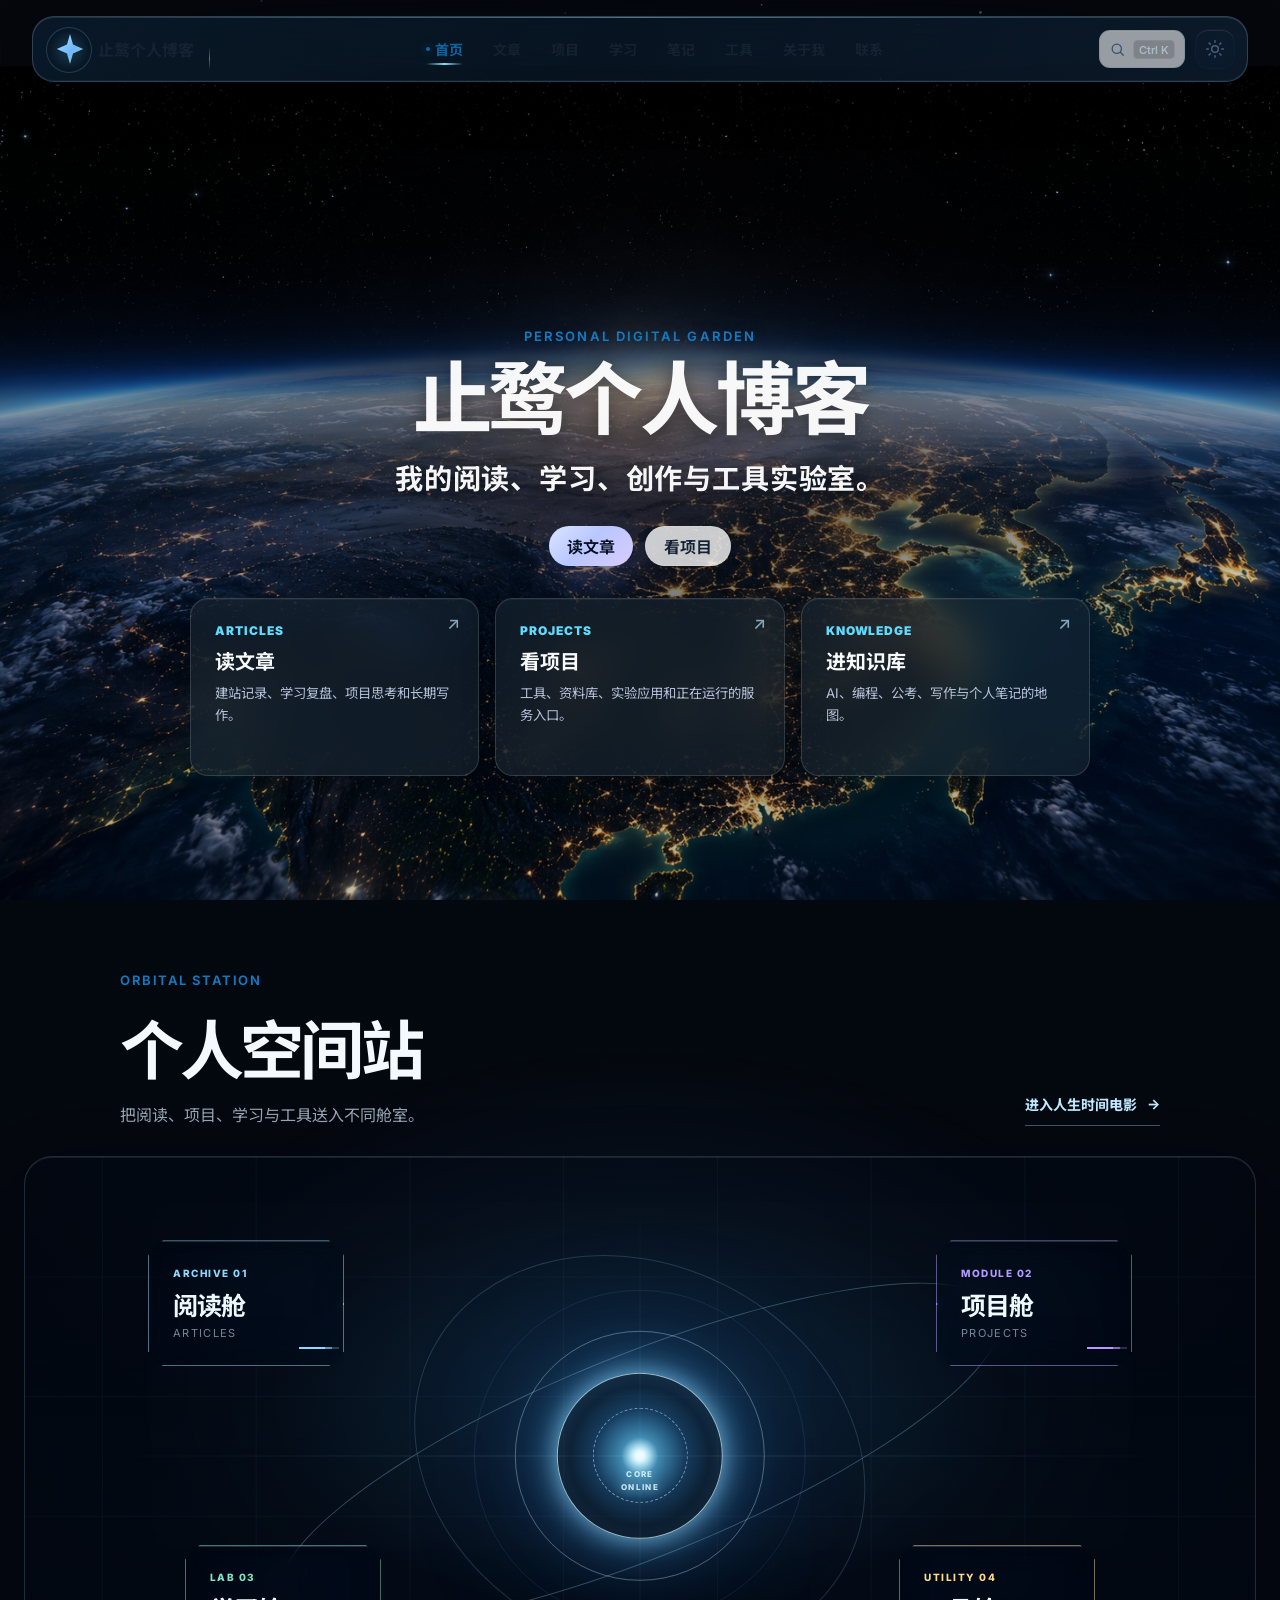
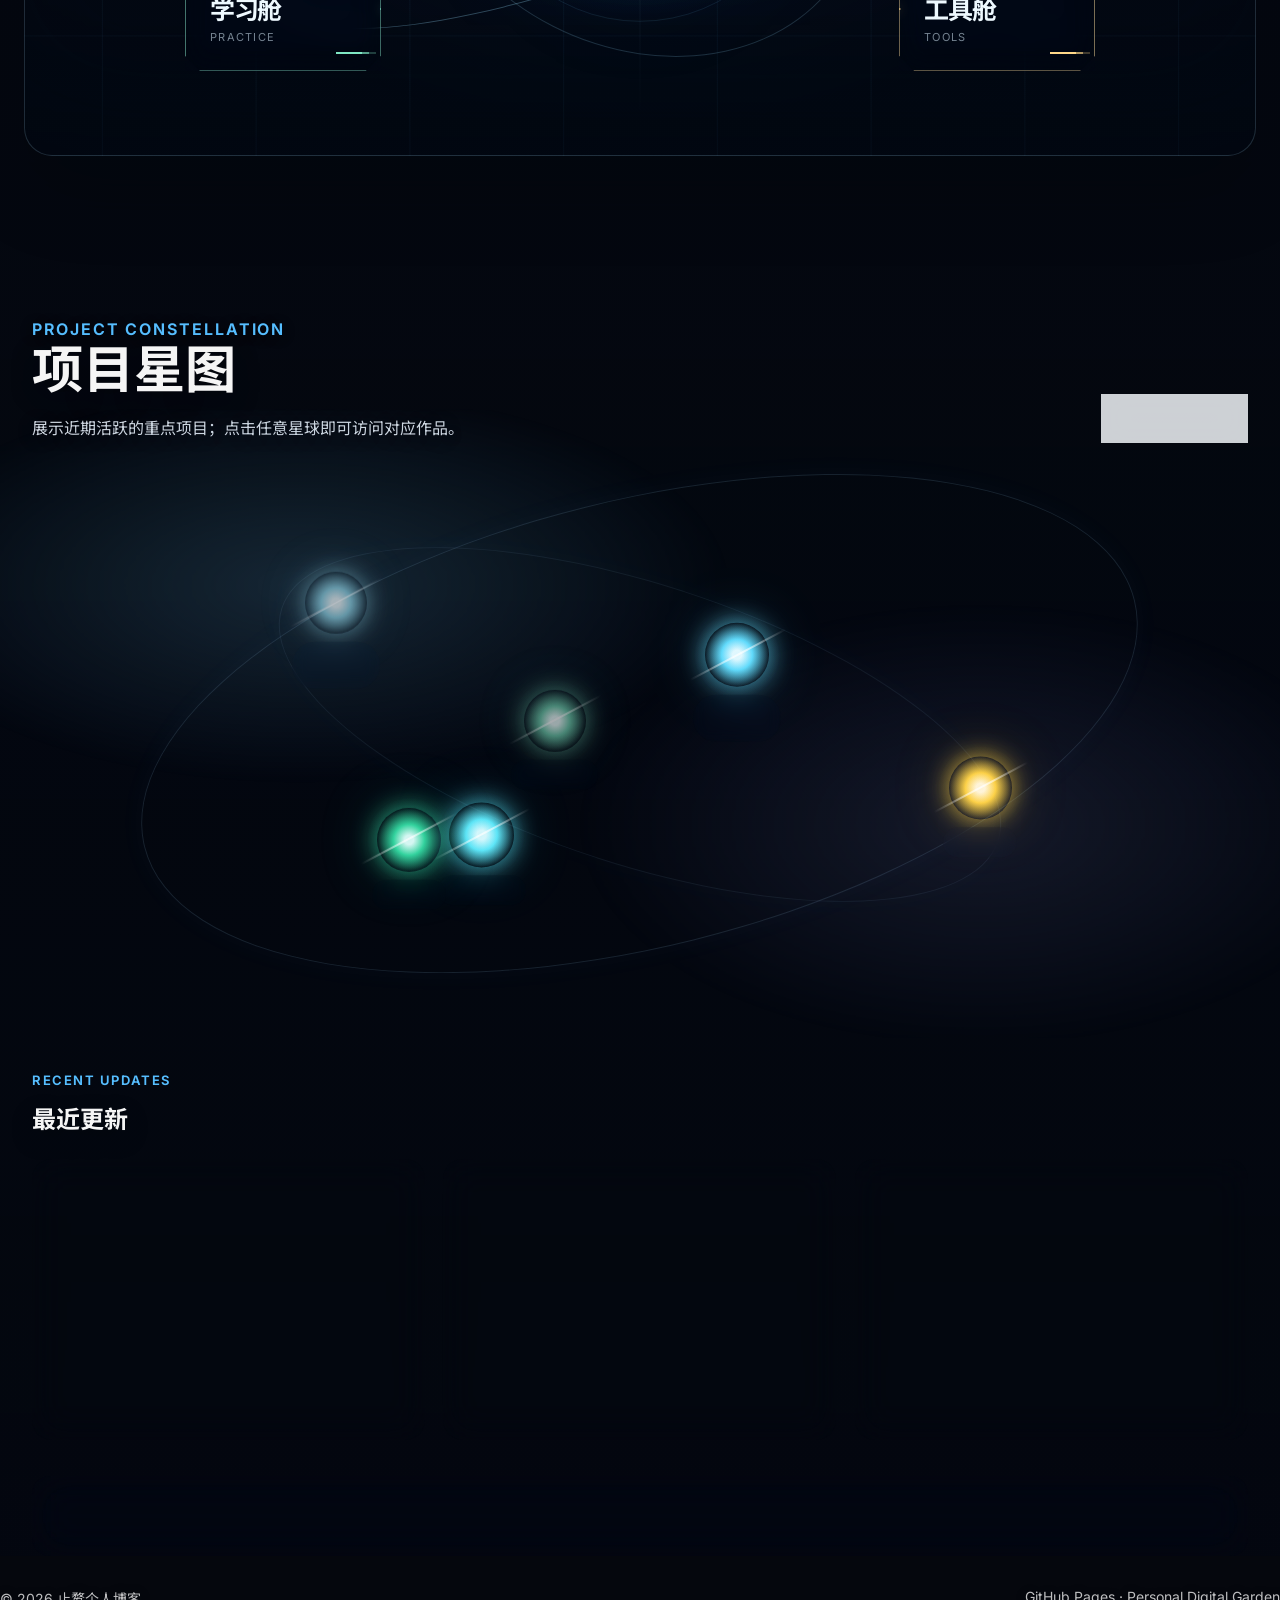
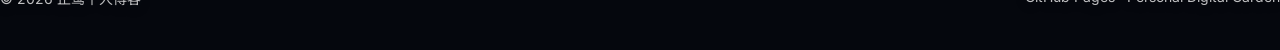
<file: index.html>
<!doctype html>
<html lang="zh-CN">
  <head>
    <meta charset="utf-8" />
    <meta name="viewport" content="width=device-width, initial-scale=1" />
    <meta
      name="description"
      content="止鹜个人博客：阅读、学习、创作、资源整理的个人数字工作台。"
    />
    <title>止鹜个人博客</title>
    <link rel="icon" type="image/svg+xml" href="assets/favicon.svg?v=1" />
    <link rel="preconnect" href="https://fonts.googleapis.com" />
    <link rel="preconnect" href="https://fonts.gstatic.com" crossorigin />
    <link
      href="https://fonts.googleapis.com/css2?family=Inter:wght@400;500;600;700;800&family=Noto+Sans+SC:wght@400;500;700;900&display=swap"
      rel="stylesheet"
    />
    <link rel="stylesheet" href="assets/styles.css?v=20260726-nav-utilities" />
  </head>
  <body class="home-page">
    <canvas id="starfield" aria-hidden="true"></canvas>
    <canvas id="click-effects" aria-hidden="true"></canvas>
    <div class="page-shell">
      <header class="site-header">
        <a class="brand" href="index.html" aria-label="止鹜个人博客首页">
          <span class="brand-mark" aria-hidden="true"></span>
          <span>止鹜个人博客</span>
        </a>
        <nav class="site-nav" aria-label="主导航">
          <a href="index.html" aria-current="page">首页</a>
          <a href="articles/">文章</a>
          <a href="projects/">项目</a>
          <a href="practice/">学习</a>
          <a href="knowledge/">笔记</a>
          <a href="tools/">工具</a>
          <a href="about/">关于我</a>
          <a href="contact/">联系</a>
        </nav>
        <button class="theme-toggle" type="button" aria-label="切换白天黑夜模式" aria-pressed="false">
          <span class="theme-toggle-sun" aria-hidden="true"></span>
          <span class="theme-toggle-moon" aria-hidden="true"></span>
        </button>
      </header>

      <main>
        <section class="hero-wallpaper" aria-label="地球晨曦宇宙全景"></section>

        <section class="hero intro-hero">
          <div class="hero-content reveal">
            <p class="eyebrow">Personal Digital Garden</p>
            <h1>止鹜个人博客</h1>
            <p class="subtitle">我的阅读、学习、创作与工具实验室。</p>
            <div class="hero-actions" aria-label="核心入口">
              <a class="button button-primary" href="articles/">读文章</a>
              <a class="button button-ghost" href="projects/">看项目</a>
              <a class="button button-ghost" href="knowledge/">进知识库</a>
            </div>
            <div class="hero-entry-grid" aria-label="站点核心入口">
              <a href="articles/">
                <span>Articles</span>
                <strong>读文章</strong>
                <small>建站记录、学习复盘、项目思考和长期写作。</small>
              </a>
              <a href="projects/">
                <span>Projects</span>
                <strong>看项目</strong>
                <small>工具、资料库、实验应用和正在运行的服务入口。</small>
              </a>
              <a href="knowledge/">
                <span>Knowledge</span>
                <strong>进知识库</strong>
                <small>AI、编程、公考、写作与个人笔记的地图。</small>
              </a>
            </div>
          </div>

        </section>

        <section class="station-section" aria-labelledby="station-title">
          <div class="station-heading reveal">
            <div>
              <p class="eyebrow">Orbital Station</p>
              <h2 id="station-title">&#20010;&#20154;&#31354;&#38388;&#31449;</h2>
              <p>&#25226;&#38405;&#35835;&#12289;&#39033;&#30446;&#12289;&#23398;&#20064;&#19982;&#24037;&#20855;&#36865;&#20837;&#19981;&#21516;&#33329;&#23460;&#12290;</p>
            </div>
            <a class="station-journey-link" href="journey/">&#36827;&#20837;&#20154;&#29983;&#26102;&#38388;&#30005;&#24433; <span aria-hidden="true">&#8594;</span></a>
          </div>
          <div class="station-dock reveal" aria-label="&#20010;&#20154;&#31354;&#38388;&#31449;&#33329;&#23460;">
            <span class="station-orbit station-orbit-one" aria-hidden="true"></span>
            <span class="station-orbit station-orbit-two" aria-hidden="true"></span>
            <span class="station-core" aria-hidden="true"><i></i><b></b><em>CORE<br>ONLINE</em></span>
            <a class="station-port station-port-articles" href="articles/"><small>ARCHIVE 01</small><strong>&#38405;&#35835;&#33329;</strong><span>Articles</span></a>
            <a class="station-port station-port-projects" href="projects/"><small>MODULE 02</small><strong>&#39033;&#30446;&#33329;</strong><span>Projects</span></a>
            <a class="station-port station-port-study" href="practice/"><small>LAB 03</small><strong>&#23398;&#20064;&#33329;</strong><span>Practice</span></a>
            <a class="station-port station-port-tools" href="tools/"><small>UTILITY 04</small><strong>&#24037;&#20855;&#33329;</strong><span>Tools</span></a>
          </div>
        </section>

        <section id="project-constellation" class="section-block constellation-section" aria-labelledby="constellation-title" data-project-stars data-star-limit="6" data-star-scale="1.08">
          <div class="constellation-heading reveal">
            <div class="constellation-copy">
              <p class="eyebrow">Project Constellation</p>
              <h2 id="constellation-title">项目星图</h2>
              <p>展示近期活跃的重点项目；点击任意星球即可访问对应作品。</p>
            </div>
            <a class="constellation-link" href="projects/">查看全部项目 <span aria-hidden="true">→</span></a>
          </div>
          <div class="constellation-shell reveal">
            <div class="constellation-sky" data-star-map aria-label="项目星图预览"></div>
          </div>
        </section>

        <section class="section-block recent-section">
          <div class="section-heading reveal">
            <p class="eyebrow">Recent Updates</p>
            <h2>最近更新</h2>
          </div>
          <div class="recent-grid" data-recent-updates aria-live="polite">
            <div class="glass-card recent-card">
              <span class="recent-date">同步中</span>
              <h3>正在读取最近更新</h3>
              <p>将自动显示站点的最新提交与文章发布记录。</p>
            </div>
          </div>
        </section>

        <section class="site-status-strip reveal" aria-label="站点状态" data-site-status-panel>
          <span class="status-pill is-loading" data-status-pill>检测中</span>
          <span data-status-frontend>GitHub Pages</span>
          <span data-status-proxy>Tencent Cloud Lighthouse</span>
          <span data-status-version>v0.2.1</span>
          <span>更新于 <time data-status-time>--</time></span>
          <span class="sr-only" data-status-message>正在连接腾讯云代理...</span>
        </section>
      </main>

      <footer class="site-footer">
        <span>© 2026 止鹜个人博客</span>
        <span>GitHub Pages · Personal Digital Garden</span>
      </footer>
    </div>
    <script src="assets/main.js?v=20260725-station-journey"></script>
  </body>
</html>
</file>
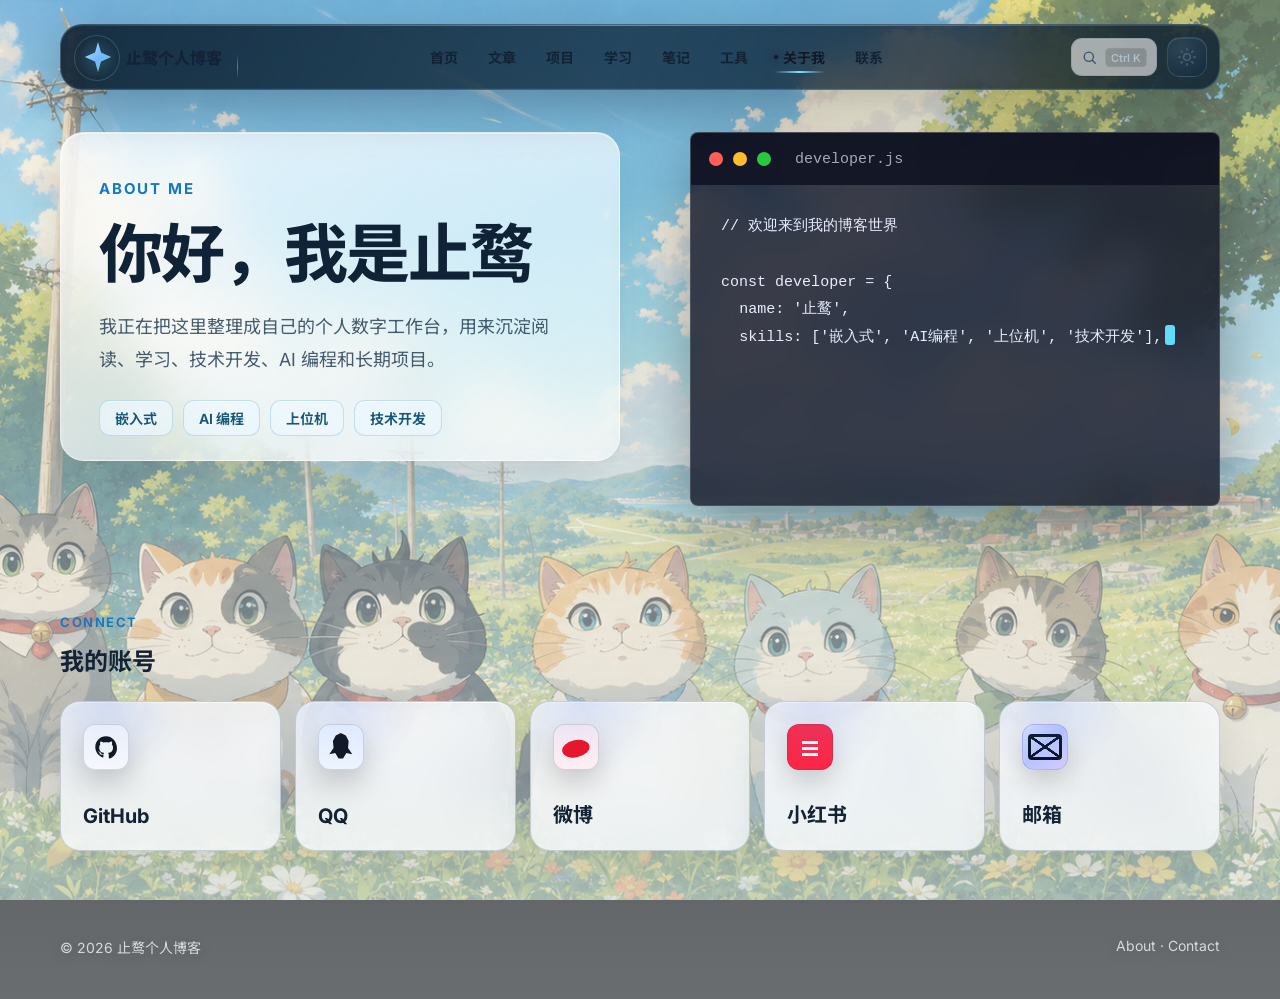
<file: about/index.html>
<!doctype html>
<html lang="zh-CN">
  <head>
    <meta charset="utf-8" />
    <meta name="viewport" content="width=device-width, initial-scale=1" />
    <meta
      name="description"
      content="止鹜个人博客的关于我页面，记录技术方向、学习目标和联系方式。"
    />
    <title>关于我 | 止鹜个人博客</title>
    <link rel="icon" type="image/svg+xml" href="../assets/favicon.svg?v=1" />
    <link rel="preconnect" href="https://fonts.googleapis.com" />
    <link rel="preconnect" href="https://fonts.gstatic.com" crossorigin />
    <link
      href="https://fonts.googleapis.com/css2?family=Inter:wght@400;500;600;700;800&family=Noto+Sans+SC:wght@400;500;700;900&display=swap"
      rel="stylesheet"
    />
    <link rel="stylesheet" href="../assets/styles.css" />
  </head>
  <body class="about-page">
    <canvas id="starfield" aria-hidden="true"></canvas>
    <canvas id="click-effects" aria-hidden="true"></canvas>
    <div class="page-shell">
      <header class="site-header">
        <a class="brand" href="../index.html" aria-label="止鹜个人博客首页">
          <span class="brand-mark" aria-hidden="true"></span>
          <span>止鹜个人博客</span>
        </a>
        <nav class="site-nav" aria-label="主导航">
          <a href="../index.html">首页</a>
          <a href="../articles/">文章</a>
          <a href="../projects/">项目</a>
          <a href="../practice/">学习</a>
          <a href="../knowledge/">笔记</a>
          <a href="../tools/">工具</a>
          <a href="./" aria-current="page">关于我</a>
          <a href="../contact/">联系</a>
        </nav>
        <button class="theme-toggle" type="button" aria-label="切换白天黑夜模式" aria-pressed="false">
          <span class="theme-toggle-sun" aria-hidden="true"></span>
          <span class="theme-toggle-moon" aria-hidden="true"></span>
        </button>
      </header>

      <main>
        <section class="about-hero section-block">
          <div class="about-intro about-intro-card reveal">
            <p class="eyebrow about-intro-eyebrow">About Me</p>
            <h1 class="about-intro-title">你好，我是止鹜</h1>
            <p class="about-intro-description">
              我正在把这里整理成自己的个人数字工作台，用来沉淀阅读、学习、技术开发、AI 编程和长期项目。
            </p>
            <div class="about-tags about-skill-list" aria-label="技能方向">
              <span class="about-skill-tag">嵌入式</span>
              <span class="about-skill-tag">AI 编程</span>
              <span class="about-skill-tag">上位机</span>
              <span class="about-skill-tag">技术开发</span>
            </div>
          </div>

          <aside class="code-card reveal" aria-label="developer.js 慢速打字窗口">
            <div class="code-titlebar">
              <span class="traffic-close"></span>
              <span class="traffic-minimize"></span>
              <span class="traffic-zoom"></span>
              <span class="code-filename">developer.js</span>
            </div>
            <pre class="code-screen"><code id="developer-code"></code><span class="code-cursor" aria-hidden="true"></span></pre>
          </aside>
        </section>

        <section class="section-block" id="contact">
          <div class="section-heading reveal">
            <p class="eyebrow">Connect</p>
            <h2>我的账号</h2>
          </div>
          <div class="contact-grid">
            <button class="glass-card contact-card reveal" type="button" data-account-title="GitHub" data-account-value="https://github.com/ningyan1228" data-account-url="https://github.com/ningyan1228" data-account-action="打开主页">
              <span class="contact-icon social-github" aria-hidden="true"></span>
              <strong>GitHub</strong>
            </button>
            <button class="glass-card contact-card reveal" type="button" data-account-title="QQ" data-account-value="977462889" data-account-action="复制 QQ">
              <span class="contact-icon social-qq" aria-hidden="true"></span>
              <strong>QQ</strong>
            </button>
            <button class="glass-card contact-card reveal" type="button" data-account-title="微博" data-account-value="https://weibo.com/u/6590702088" data-account-url="https://weibo.com/u/6590702088" data-account-action="打开主页">
              <span class="contact-icon social-weibo" aria-hidden="true"></span>
              <strong>微博</strong>
            </button>
            <button class="glass-card contact-card reveal" type="button" data-account-title="小红书" data-account-value="https://www.xiaohongshu.com/user/profile/5f717aab0000000001002f23?m_source=itab" data-account-url="https://www.xiaohongshu.com/user/profile/5f717aab0000000001002f23?m_source=itab" data-account-action="打开主页">
              <span class="contact-icon social-xiaohongshu" aria-hidden="true"></span>
              <strong>小红书</strong>
            </button>
            <button class="glass-card contact-card reveal" type="button" data-account-title="邮箱" data-account-value="zhizhengzhaoxi1089@163.com" data-account-url="mailto:zhizhengzhaoxi1089@163.com" data-account-action="发送邮件">
              <span class="contact-icon social-mail" aria-hidden="true"></span>
              <strong>邮箱</strong>
            </button>
          </div>
        </section>
      </main>

      <footer class="site-footer">
        <span>© 2026 止鹜个人博客</span>
        <span>About · Contact</span>
      </footer>
    </div>
    <script src="../assets/main.js?v=20260628-analytics"></script>
    <script>
      const developerCode = document.querySelector("#developer-code");
      const codeText = `// 欢迎来到我的博客世界

const developer = {
  name: '止鹜',
  skills: ['嵌入式', 'AI编程', '上位机', '技术开发'],
  goal: '成为一名全面能力的人！'
};

// 开启学习之旅
developer.learn = () => {
  console.log('学习永无止步!');
};`;

      let codeIndex = 0;

      function typeDeveloperCode() {
        if (!developerCode || codeIndex > codeText.length) {
          return;
        }

        developerCode.textContent = codeText.slice(0, codeIndex);
        codeIndex += 1;
        window.setTimeout(typeDeveloperCode, codeText[codeIndex - 1] === "\n" ? 260 : 38);
      }

      typeDeveloperCode();
    </script>
  </body>
</html>
</file>
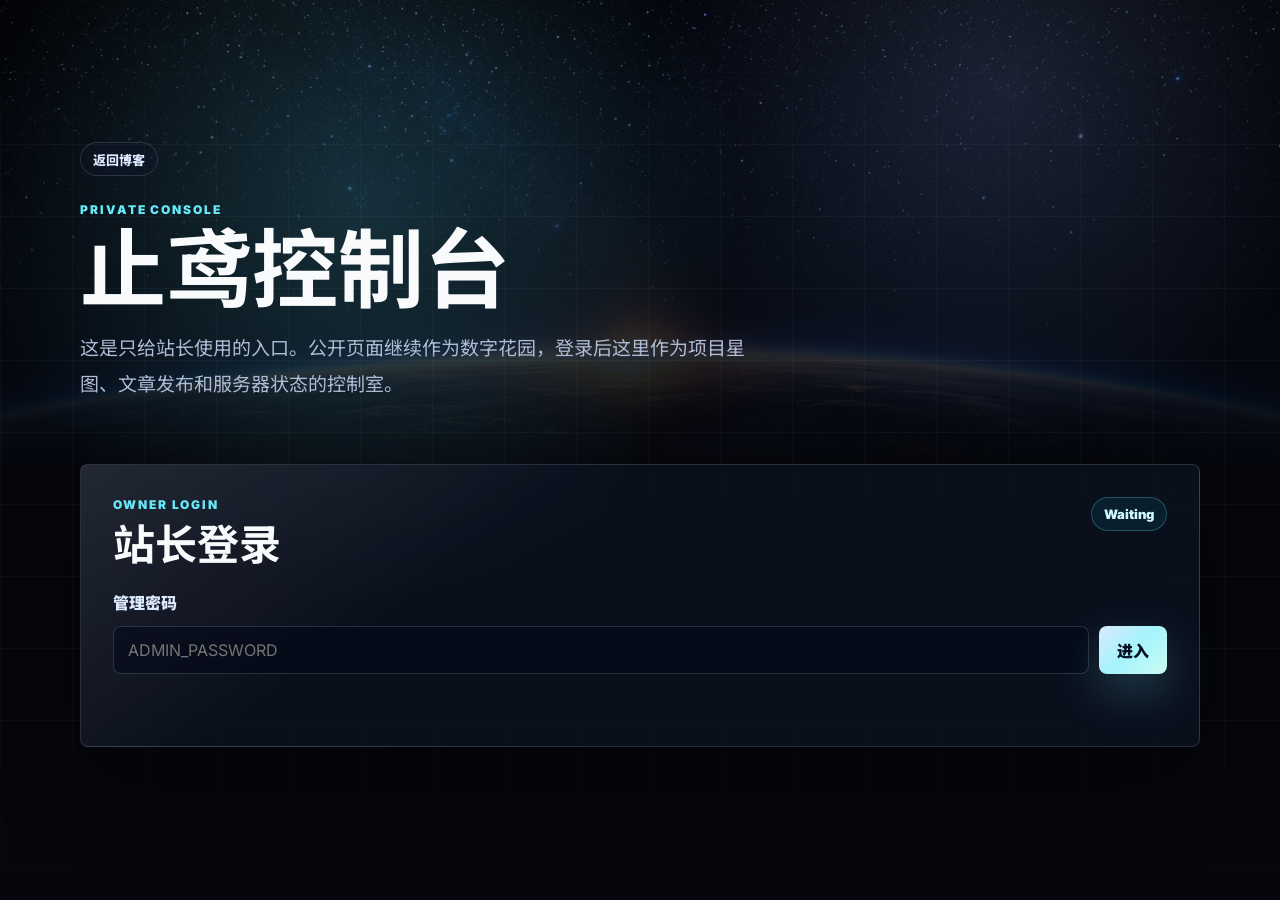
<file: admin/index.html>
<!doctype html>
<html lang="zh-CN">
  <head>
    <meta charset="utf-8" />
    <meta name="viewport" content="width=device-width, initial-scale=1" />
    <meta name="robots" content="noindex,nofollow" />
    <title>止鸢控制台</title>
    <link rel="icon" type="image/svg+xml" href="../assets/favicon.svg?v=1" />
    <link rel="preconnect" href="https://fonts.googleapis.com" />
    <link rel="preconnect" href="https://fonts.gstatic.com" crossorigin />
    <link href="https://fonts.googleapis.com/css2?family=Inter:wght@400;500;600;700;800;900&family=Noto+Sans+SC:wght@400;500;700;900&display=swap" rel="stylesheet" />
    <link rel="stylesheet" href="../assets/admin.css?v=20260716-analytics" />
  </head>
  <body>
    <main class="admin-shell">
      <section class="admin-hero" aria-labelledby="admin-title">
        <a class="admin-back" href="../index.html">返回博客</a>
        <p class="admin-kicker">Private Console</p>
        <h1 id="admin-title">止鸢控制台</h1>
        <p>这是只给站长使用的入口。公开页面继续作为数字花园，登录后这里作为项目星图、文章发布和服务器状态的控制室。</p>
      </section>

      <section class="admin-card login-card" data-login-panel>
        <div class="card-heading">
          <div>
            <p class="admin-kicker">Owner Login</p>
            <h2>站长登录</h2>
          </div>
          <span class="state-pill" data-api-state>等待连接</span>
        </div>
        <form class="login-form" data-login-form>
          <label for="adminPassword">管理密码</label>
          <div class="password-row">
            <input id="adminPassword" name="password" type="password" autocomplete="current-password" placeholder="ADMIN_PASSWORD" required />
            <button class="primary-button" type="submit">进入</button>
          </div>
          <p class="form-message" data-login-message aria-live="polite"></p>
        </form>
      </section>

      <section class="dashboard is-hidden" data-dashboard>
        <div class="dashboard-topline">
          <div>
            <p class="admin-kicker">Dashboard</p>
            <h2>今日控制台</h2>
          </div>
          <button class="ghost-button" type="button" data-logout>退出</button>
        </div>

        <div class="metric-grid">
          <article class="metric-card">
            <span>登录状态</span>
            <strong data-session-state>已验证</strong>
            <small data-session-expiry>--</small>
          </article>
          <article class="metric-card">
            <span>今日星尘</span>
            <strong data-total-dust>--</strong>
            <small>来自项目访问与星图点击</small>
          </article>
          <article class="metric-card">
            <span>在线代理</span>
            <strong data-online-count>--</strong>
            <small>读取服务器星图接口</small>
          </article>
        </div>

        <section class="admin-card analytics-card" aria-labelledby="analytics-title">
          <div class="card-heading compact">
            <div>
              <p class="admin-kicker">Traffic Analytics</p>
              <h2 id="analytics-title">访问统计</h2>
              <p class="analytics-caption">按页面区块统计近 7 天访问次数（PV），数据按北京时间汇总。</p>
            </div>
            <button class="ghost-button" type="button" data-refresh-analytics>刷新统计</button>
          </div>
          <div class="analytics-overview" aria-live="polite">
            <span>近 7 天访问 <strong data-analytics-total>--</strong></span>
            <span>独立访客 <strong data-analytics-visitors>--</strong></span>
            <small data-analytics-updated>等待服务器统计数据</small>
          </div>
          <div class="analytics-table-scroll" data-analytics-table>
            <p class="empty-state">登录后将读取真实访问统计。</p>
          </div>
        </section>
        <section class="admin-card article-publisher" aria-labelledby="publisher-title">
          <div class="card-heading compact">
            <div>
              <p class="admin-kicker">Article Publisher</p>
              <h2 id="publisher-title">文章发布</h2>
            </div>
            <button class="ghost-button" type="button" data-refresh-articles>刷新文章</button>
          </div>

          <form class="publisher-form" data-article-form>
            <div class="form-grid two">
              <label>
                <span>标题</span>
                <input name="title" type="text" placeholder="写一篇新的文章" required />
              </label>
              <label>
                <span>slug / 英文路径</span>
                <input name="slug" type="text" placeholder="自动生成，也可以手填" />
              </label>
            </div>

            <label>
              <span>摘要</span>
              <textarea name="excerpt" rows="3" placeholder="文章列表里显示的一句话简介" required></textarea>
            </label>

            <div class="form-grid four">
              <label>
                <span>分类</span>
                <input name="category" type="text" placeholder="建站 / 学习 / 阅读" required />
              </label>
              <label>
                <span>标签</span>
                <input name="tags" type="text" placeholder="用逗号分隔，例如 GitHub Pages, 个人博客" />
              </label>
              <label>
                <span>阅读分钟数</span>
                <input name="readTime" type="number" min="1" max="120" value="5" required />
              </label>
              <label>
                <span>状态</span>
                <select name="status">
                  <option value="published">已发布</option>
                  <option value="draft">草稿</option>
                </select>
              </label>
            </div>

            <div class="form-grid three writing-meta-grid">
              <label>
                <span>系列 / 专题</span>
                <input name="series" type="text" placeholder="例如 建站手记 / 公考复盘 / AI 工具记录" />
              </label>
              <label>
                <span>封面图 URL</span>
                <input name="coverImage" type="url" placeholder="/assets/articles/slug/cover.webp" />
              </label>
              <label class="check-field">
                <input name="pinned" type="checkbox" value="true" />
                <span>置顶文章</span>
              </label>
            </div>

            <div class="publisher-toolbar">
              <label class="file-button">
                <input type="file" accept=".md,.markdown,text/markdown,text/plain" data-md-file />
                上传 .md
              </label>
              <button class="ghost-button" type="button" data-fill-slug>生成路径</button>
              <button class="ghost-button" type="button" data-preview-article>预览</button>
              <button class="ghost-button is-hidden" type="button" data-cancel-edit>退出编辑</button>
              <button class="primary-button" type="submit" data-publish-button>发布到 GitHub</button>
            </div>

            <div class="image-uploader" data-image-uploader>
              <div>
                <p class="admin-kicker">Image Warehouse</p>
                <h3>图片仓库</h3>
                <p>上传图片后会保存到当前文章目录，并自动插入 Markdown 图片语法。</p>
              </div>
              <div class="image-upload-row">
                <label class="file-button">
                  <input type="file" accept="image/png,image/jpeg,image/webp" data-image-file />
                  选择图片
                </label>
                <input name="imageName" type="text" placeholder="图片文件名，例如 cover" data-image-name />
                <button class="ghost-button" type="button" data-upload-image>上传并插入</button>
              </div>
              <p class="form-message" data-image-message aria-live="polite"></p>
            </div>

            <label>
              <span>Markdown 正文</span>
              <textarea class="markdown-editor" name="markdown" rows="16" placeholder="# 标题&#10;&#10;从这里开始写正文..." required></textarea>
            </label>

            <p class="form-message" data-publish-message aria-live="polite"></p>
          </form>

          <div class="publisher-preview is-hidden" data-article-preview></div>
          <div class="article-manager-tools" aria-label="文章筛选">
            <label>
              <span>状态</span>
              <select data-article-status-filter>
                <option value="all">全部</option>
                <option value="published">已发布</option>
                <option value="draft">草稿</option>
              </select>
            </label>
            <label>
              <span>系列</span>
              <select data-article-series-filter>
                <option value="all">全部系列</option>
              </select>
            </label>
            <label>
              <span>标签</span>
              <select data-article-tag-filter>
                <option value="all">全部标签</option>
              </select>
            </label>
            <label>
              <span>搜索</span>
              <input type="search" placeholder="标题 / slug" data-article-search />
            </label>
          </div>
          <div class="article-list-panel" data-admin-articles>
            <p class="empty-state">登录后会读取 GitHub 仓库里的文章列表。</p>
          </div>
        </section>

        <section class="admin-card">
          <div class="card-heading compact">
            <div>
              <p class="admin-kicker">Project Radar</p>
              <h2>项目星图</h2>
            </div>
            <button class="ghost-button" type="button" data-refresh-stars>刷新</button>
          </div>
          <div class="project-radar" data-project-radar>
            <p class="empty-state">Loading project status...</p>
          </div>
        </section>

        <section class="admin-card">
          <div class="card-heading compact">
            <div>
              <p class="admin-kicker">Next Controls</p>
              <h2>后续可以接入的控制</h2>
            </div>
          </div>
          <div class="admin-actions-grid">
            <article><strong>星图编辑</strong><span>修改项目名称、颜色、排序、显示状态。</span></article>
            <article><strong>今日更新</strong><span>填写一条更新，自动展示到首页或资料库。</span></article>
            <article><strong>私密笔记</strong><span>保存服务器部署、密钥提醒和项目计划。</span></article>
            <article><strong>访问详情</strong><span>查看星尘来源、项目趋势和最近访问。</span></article>
          </div>
        </section>
      </section>
    </main>
    <script src="../assets/admin.js?v=20260716-analytics"></script>
  </body>
</html>
</file>
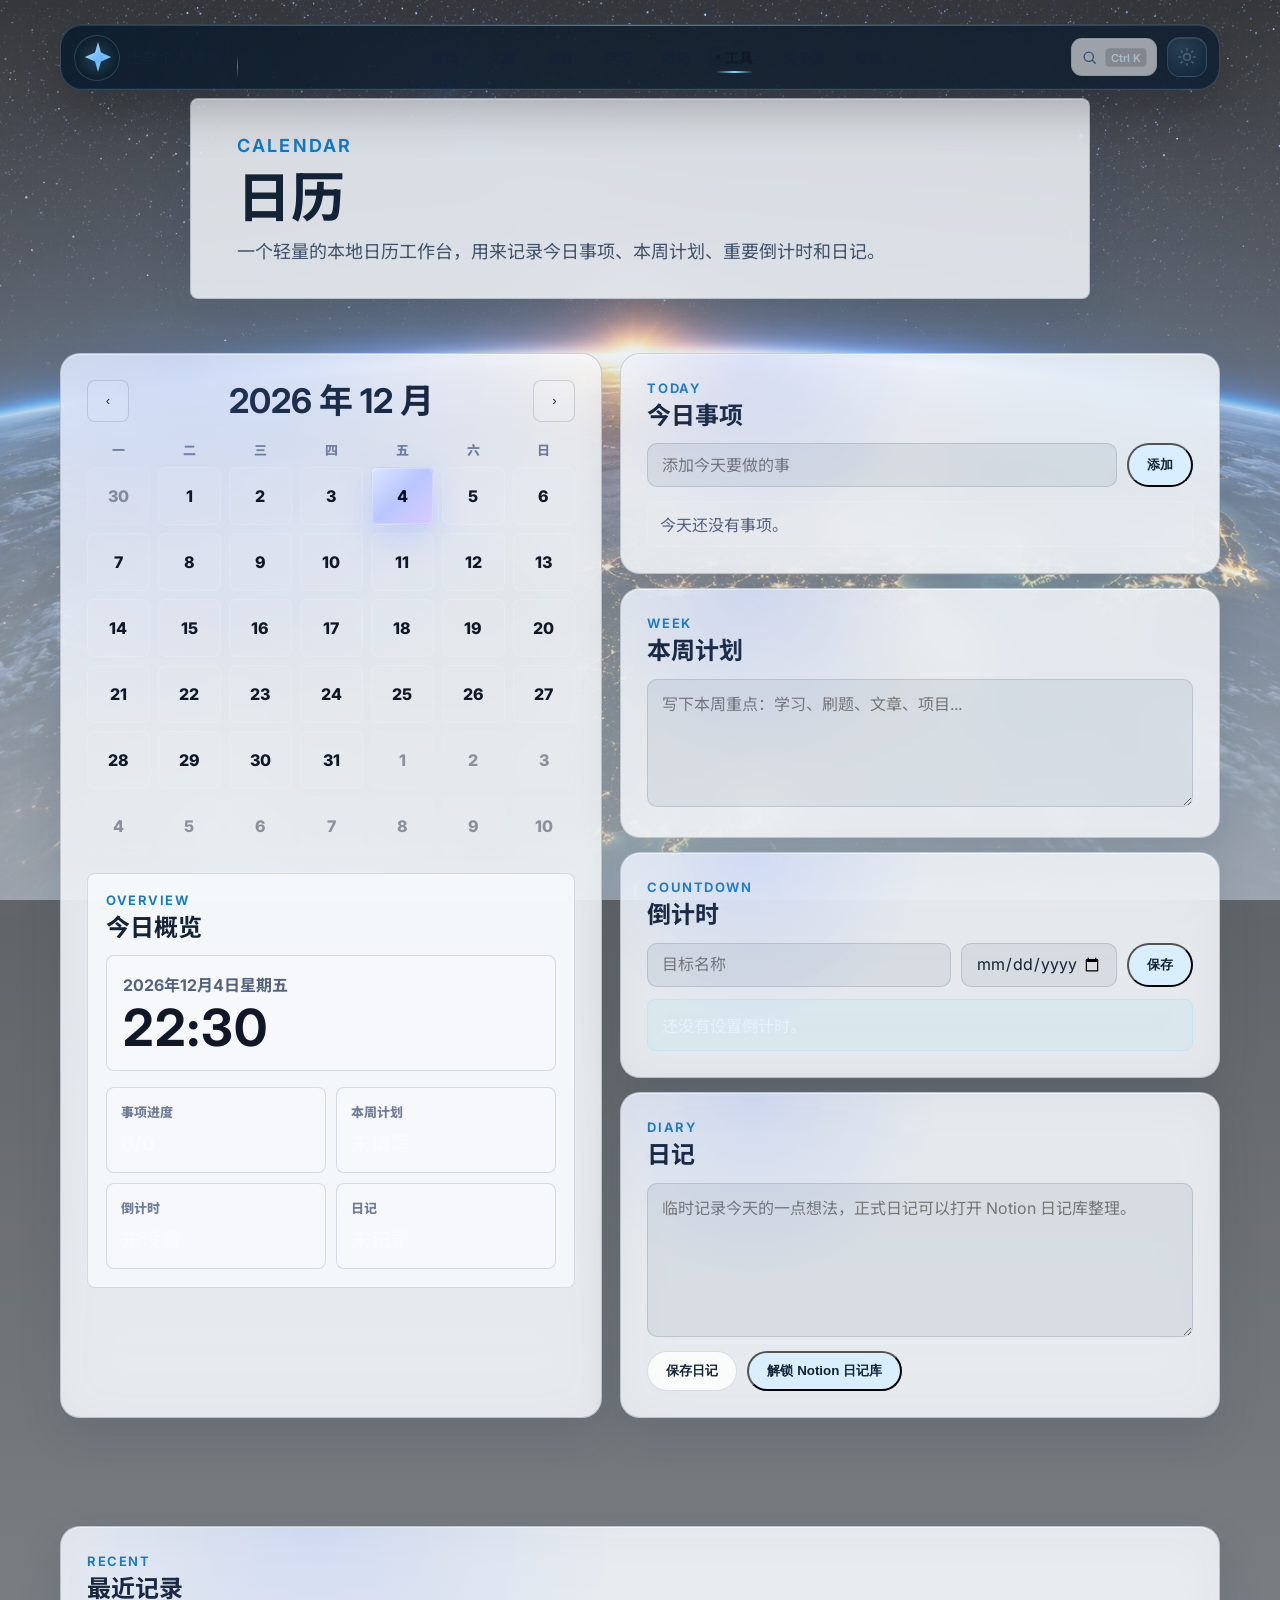
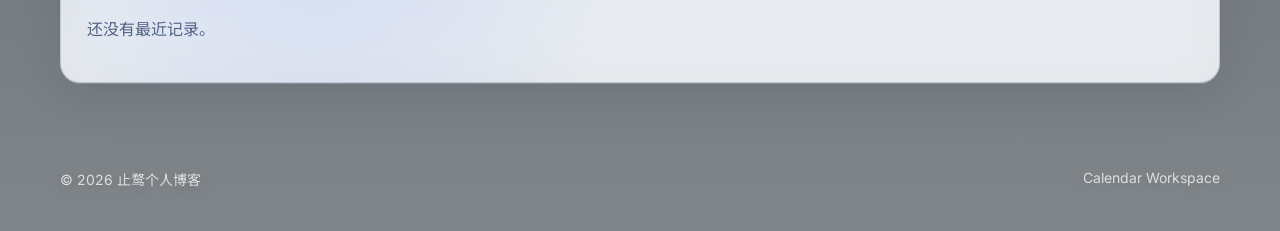
<file: calendar/index.html>
<!doctype html>
<html lang="zh-CN">
  <head>
    <meta charset="utf-8" />
    <meta name="viewport" content="width=device-width, initial-scale=1" />
    <meta
      name="description"
      content="止鹜个人博客的日历页面，包含月历、今日事项、本周计划、倒计时、日记和最近记录。"
    />
    <title>日历 | 止鹜个人博客</title>
    <link rel="icon" type="image/svg+xml" href="../assets/favicon.svg?v=1" />
    <link rel="preconnect" href="https://fonts.googleapis.com" />
    <link rel="preconnect" href="https://fonts.gstatic.com" crossorigin />
    <link
      href="https://fonts.googleapis.com/css2?family=Inter:wght@400;500;600;700;800&family=Noto+Sans+SC:wght@400;500;700;900&display=swap"
      rel="stylesheet"
    />
    <link rel="stylesheet" href="../assets/styles.css" />
  </head>
  <body>
    <canvas id="starfield" aria-hidden="true"></canvas>
    <canvas id="click-effects" aria-hidden="true"></canvas>
    <div class="page-shell">
      <header class="site-header">
        <a class="brand" href="../index.html" aria-label="止鹜个人博客首页">
          <span class="brand-mark" aria-hidden="true"></span>
          <span>止鹜个人博客</span>
        </a>
        <nav class="site-nav" aria-label="主导航">
          <a href="../index.html">首页</a>
          <a href="../articles/">文章</a>
          <a href="../projects/">项目</a>
          <a href="../practice/">学习</a>
          <a href="../knowledge/">笔记</a>
          <a href="../tools/" aria-current="page">工具</a>
          <a href="../about/">关于我</a>
          <a href="../contact/">联系</a>
        </nav>
        <button class="theme-toggle" type="button" aria-label="切换白天黑夜模式" aria-pressed="false">
          <span class="theme-toggle-sun" aria-hidden="true"></span>
          <span class="theme-toggle-moon" aria-hidden="true"></span>
        </button>
      </header>

      <main>
        <section class="page-hero reveal">
          <p class="eyebrow">Calendar</p>
          <h1>日历</h1>
          <p>一个轻量的本地日历工作台，用来记录今日事项、本周计划、重要倒计时和日记。</p>
        </section>

        <section class="calendar-dashboard section-block reveal" aria-label="日历工作台">
          <div class="glass-card calendar-panel calendar-month">
            <div class="calendar-toolbar">
              <button class="calendar-nav" type="button" id="prev-month" aria-label="上个月">‹</button>
              <h2 id="calendar-title">2026 年 6 月</h2>
              <button class="calendar-nav" type="button" id="next-month" aria-label="下个月">›</button>
            </div>
            <div class="calendar-weekdays" aria-hidden="true">
              <span>一</span>
              <span>二</span>
              <span>三</span>
              <span>四</span>
              <span>五</span>
              <span>六</span>
              <span>日</span>
            </div>
            <div class="calendar-grid-days" id="calendar-days"></div>
            <div class="calendar-overview" aria-label="今日概览">
              <div class="calendar-section-title">
                <p class="eyebrow">Overview</p>
                <h2>今日概览</h2>
              </div>
              <div class="calendar-clock">
                <span id="calendar-date-label">今天</span>
                <strong id="calendar-time-label">--:--</strong>
              </div>
              <div class="calendar-stat-grid">
                <div class="calendar-stat">
                  <span>事项进度</span>
                  <strong id="overview-tasks">0/0</strong>
                </div>
                <div class="calendar-stat">
                  <span>本周计划</span>
                  <strong id="overview-week">未填写</strong>
                </div>
                <div class="calendar-stat">
                  <span>倒计时</span>
                  <strong id="overview-countdown">未设置</strong>
                </div>
                <div class="calendar-stat">
                  <span>日记</span>
                  <strong id="overview-diary">未记录</strong>
                </div>
              </div>
            </div>
          </div>

          <div class="calendar-side">
            <section class="glass-card calendar-panel">
              <div class="calendar-section-title">
                <p class="eyebrow">Today</p>
                <h2>今日事项</h2>
              </div>
              <form class="calendar-inline-form" id="task-form">
                <input id="task-input" type="text" placeholder="添加今天要做的事" autocomplete="off" />
                <button class="button button-primary" type="submit">添加</button>
              </form>
              <ul class="calendar-list" id="task-list"></ul>
            </section>

            <section class="glass-card calendar-panel">
              <div class="calendar-section-title">
                <p class="eyebrow">Week</p>
                <h2>本周计划</h2>
              </div>
              <textarea id="week-plan" rows="4" placeholder="写下本周重点：学习、刷题、文章、项目..."></textarea>
            </section>

            <section class="glass-card calendar-panel calendar-countdown">
              <div class="calendar-section-title">
                <p class="eyebrow">Countdown</p>
                <h2>倒计时</h2>
              </div>
              <form class="calendar-inline-form" id="countdown-form">
                <input id="countdown-title" type="text" placeholder="目标名称" autocomplete="off" />
                <input id="countdown-date" type="date" />
                <button class="button button-primary" type="submit">保存</button>
              </form>
              <div class="countdown-result" id="countdown-result">还没有设置倒计时。</div>
            </section>

            <section class="glass-card calendar-panel">
              <div class="calendar-section-title">
                <p class="eyebrow">Diary</p>
                <h2>日记</h2>
              </div>
              <textarea id="diary-input" rows="5" placeholder="临时记录今天的一点想法，正式日记可以打开 Notion 日记库整理。"></textarea>
              <div class="calendar-diary-actions">
                <button class="button button-ghost" id="save-diary" type="button">保存日记</button>
                <button
                  class="button button-primary"
                  id="open-diary-link"
                  type="button"
                  data-url="https://app.notion.com/p/zwgjsx/1b268aec7cb08379865b81dcaad309df?source=copy_link"
                  data-password="zhiwu1228"
                >
                  解锁 Notion 日记库
                </button>
              </div>
            </section>
          </div>
        </section>

        <section class="section-block">
          <div class="glass-card calendar-panel reveal">
            <div class="calendar-section-title">
              <p class="eyebrow">Recent</p>
              <h2>最近记录</h2>
            </div>
            <div class="recent-records" id="recent-records"></div>
          </div>
        </section>
      </main>

      <footer class="site-footer">
        <span>© 2026 止鹜个人博客</span>
        <span>Calendar Workspace</span>
      </footer>
    </div>
    <script src="../assets/main.js?v=20260628-analytics"></script>
    <script src="../assets/calendar.js"></script>
  </body>
</html>
</file>
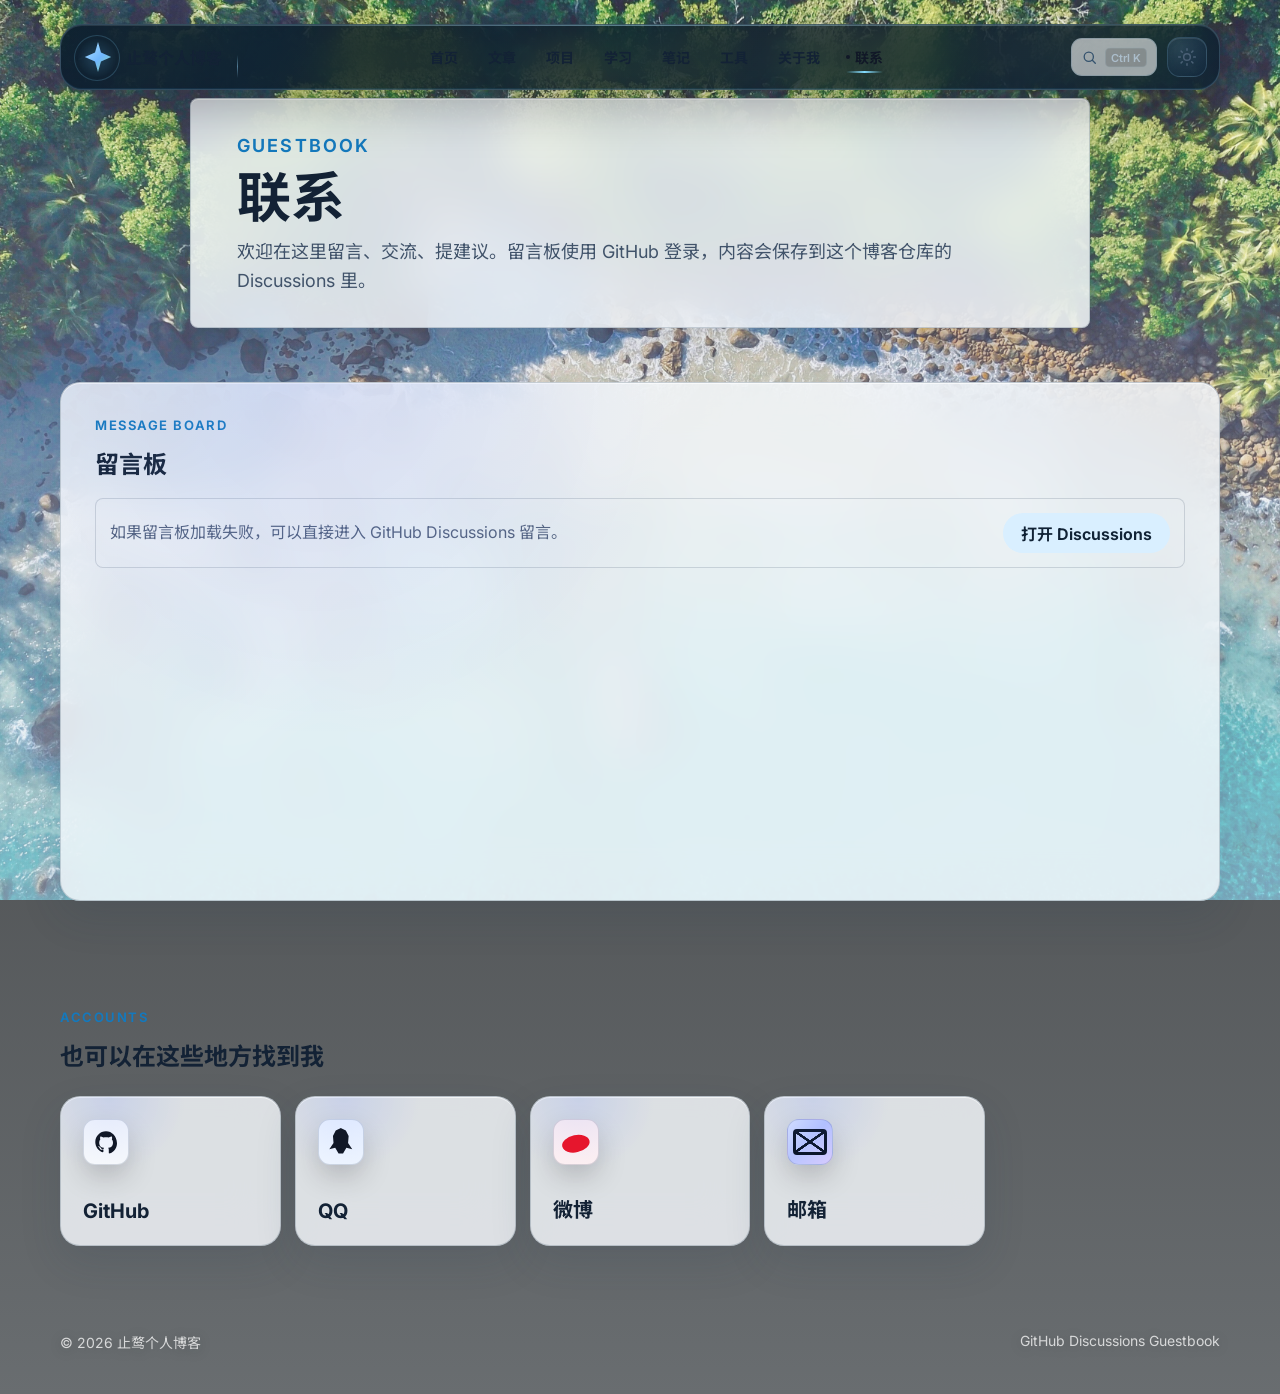
<file: contact/index.html>
<!doctype html>
<html lang="zh-CN">
  <head>
    <meta charset="utf-8" />
    <meta name="viewport" content="width=device-width, initial-scale=1" />
    <meta
      name="description"
      content="止鹜个人博客的联系与留言页面，使用 Giscus 嵌入 GitHub Discussions 留言板。"
    />
    <title>联系 | 止鹜个人博客</title>
    <link rel="icon" type="image/svg+xml" href="../assets/favicon.svg?v=1" />
    <link rel="preconnect" href="https://fonts.googleapis.com" />
    <link rel="preconnect" href="https://fonts.gstatic.com" crossorigin />
    <link
      href="https://fonts.googleapis.com/css2?family=Inter:wght@400;500;600;700;800&family=Noto+Sans+SC:wght@400;500;700;900&display=swap"
      rel="stylesheet"
    />
    <link rel="stylesheet" href="../assets/styles.css" />
  </head>
  <body class="contact-page">
    <canvas id="starfield" aria-hidden="true"></canvas>
    <canvas id="click-effects" aria-hidden="true"></canvas>
    <div class="page-shell">
      <header class="site-header">
        <a class="brand" href="../index.html" aria-label="止鹜个人博客首页">
          <span class="brand-mark" aria-hidden="true"></span>
          <span>止鹜个人博客</span>
        </a>
        <nav class="site-nav" aria-label="主导航">
          <a href="../index.html">首页</a>
          <a href="../articles/">文章</a>
          <a href="../projects/">项目</a>
          <a href="../practice/">学习</a>
          <a href="../knowledge/">笔记</a>
          <a href="../tools/">工具</a>
          <a href="../about/">关于我</a>
          <a href="./" aria-current="page">联系</a>
        </nav>
        <button class="theme-toggle" type="button" aria-label="切换白天黑夜模式" aria-pressed="false">
          <span class="theme-toggle-sun" aria-hidden="true"></span>
          <span class="theme-toggle-moon" aria-hidden="true"></span>
        </button>
      </header>

      <main>
        <section class="page-hero reveal">
          <p class="eyebrow">Guestbook</p>
          <h1>联系</h1>
          <p>
            欢迎在这里留言、交流、提建议。留言板使用 GitHub 登录，内容会保存到这个博客仓库的 Discussions 里。
          </p>
        </section>

        <section class="section-block">
          <div class="giscus-panel glass-card reveal">
            <div class="section-heading">
              <p class="eyebrow">Message Board</p>
              <h2>留言板</h2>
            </div>
            <div class="giscus-fallback">
              <p>如果留言板加载失败，可以直接进入 GitHub Discussions 留言。</p>
              <a class="button button-primary" href="https://github.com/ningyan1228/zhiwu-blog/discussions" target="_blank" rel="noopener noreferrer">打开 Discussions</a>
            </div>
            <div class="giscus-box" id="giscus-box">
              <div class="giscus-setup" id="giscus-setup">
                <strong>留言板待接入</strong>
                <p>
                  先在 GitHub 仓库开启 Discussions，再到 giscus.app 生成配置，把本页脚本里的
                  <code>repoId</code> 和 <code>categoryId</code> 填上，留言框就会自动出现。
                </p>
              </div>
            </div>
          </div>
        </section>

        <section class="section-block">
          <div class="section-heading reveal">
            <p class="eyebrow">Accounts</p>
            <h2>也可以在这些地方找到我</h2>
          </div>
          <div class="contact-grid">
            <button class="glass-card contact-card reveal" type="button" data-account-title="GitHub" data-account-value="https://github.com/ningyan1228" data-account-url="https://github.com/ningyan1228" data-account-action="打开主页">
              <span class="contact-icon social-github" aria-hidden="true"></span>
              <strong>GitHub</strong>
            </button>
            <button class="glass-card contact-card reveal" type="button" data-account-title="QQ" data-account-value="977462889" data-account-action="复制 QQ">
              <span class="contact-icon social-qq" aria-hidden="true"></span>
              <strong>QQ</strong>
            </button>
            <button class="glass-card contact-card reveal" type="button" data-account-title="微博" data-account-value="https://weibo.com/u/6590702088" data-account-url="https://weibo.com/u/6590702088" data-account-action="打开主页">
              <span class="contact-icon social-weibo" aria-hidden="true"></span>
              <strong>微博</strong>
            </button>
            <button class="glass-card contact-card reveal" type="button" data-account-title="邮箱" data-account-value="zhizhengzhaoxi1089@163.com" data-account-url="mailto:zhizhengzhaoxi1089@163.com" data-account-action="发送邮件">
              <span class="contact-icon social-mail" aria-hidden="true"></span>
              <strong>邮箱</strong>
            </button>
          </div>
        </section>
      </main>

      <footer class="site-footer">
        <span>© 2026 止鹜个人博客</span>
        <span>GitHub Discussions Guestbook</span>
      </footer>
    </div>
    <script src="../assets/main.js?v=20260628-analytics"></script>
    <script>
      const giscusConfig = {
        repo: "ningyan1228/zhiwu-blog",
        repoId: "R_kgDOS4hwWg",
        category: "General",
        categoryId: "DIC_kwDOS4hwWs4C_DGa",
      };

      function getGiscusTheme() {
        return document.body.classList.contains("light-theme") ? "light" : "dark";
      }

      function syncGiscusTheme() {
        const iframe = document.querySelector("iframe.giscus-frame");

        if (!iframe) {
          return;
        }

        iframe.contentWindow?.postMessage(
          {
            giscus: {
              setConfig: {
                theme: getGiscusTheme(),
              },
            },
          },
          "https://giscus.app"
        );
      }

      function mountGiscus() {
        const giscusBox = document.querySelector("#giscus-box");

        if (!giscusBox || !giscusConfig.repoId || !giscusConfig.categoryId) {
          return;
        }

        document.querySelector("#giscus-setup")?.remove();

        const script = document.createElement("script");
        script.src = "https://giscus.app/client.js";
        script.async = true;
        script.crossOrigin = "anonymous";
        script.setAttribute("data-repo", giscusConfig.repo);
        script.setAttribute("data-repo-id", giscusConfig.repoId);
        script.setAttribute("data-category", giscusConfig.category);
        script.setAttribute("data-category-id", giscusConfig.categoryId);
        script.setAttribute("data-mapping", "pathname");
        script.setAttribute("data-strict", "0");
        script.setAttribute("data-reactions-enabled", "1");
        script.setAttribute("data-emit-metadata", "0");
        script.setAttribute("data-input-position", "top");
        script.setAttribute("data-theme", getGiscusTheme());
        script.setAttribute("data-lang", "zh-CN");
        script.setAttribute("data-loading", "lazy");
        giscusBox.appendChild(script);
      }

      mountGiscus();

      new MutationObserver(syncGiscusTheme).observe(document.body, {
        attributes: true,
        attributeFilter: ["class"],
      });
    </script>
  </body>
</html>
</file>
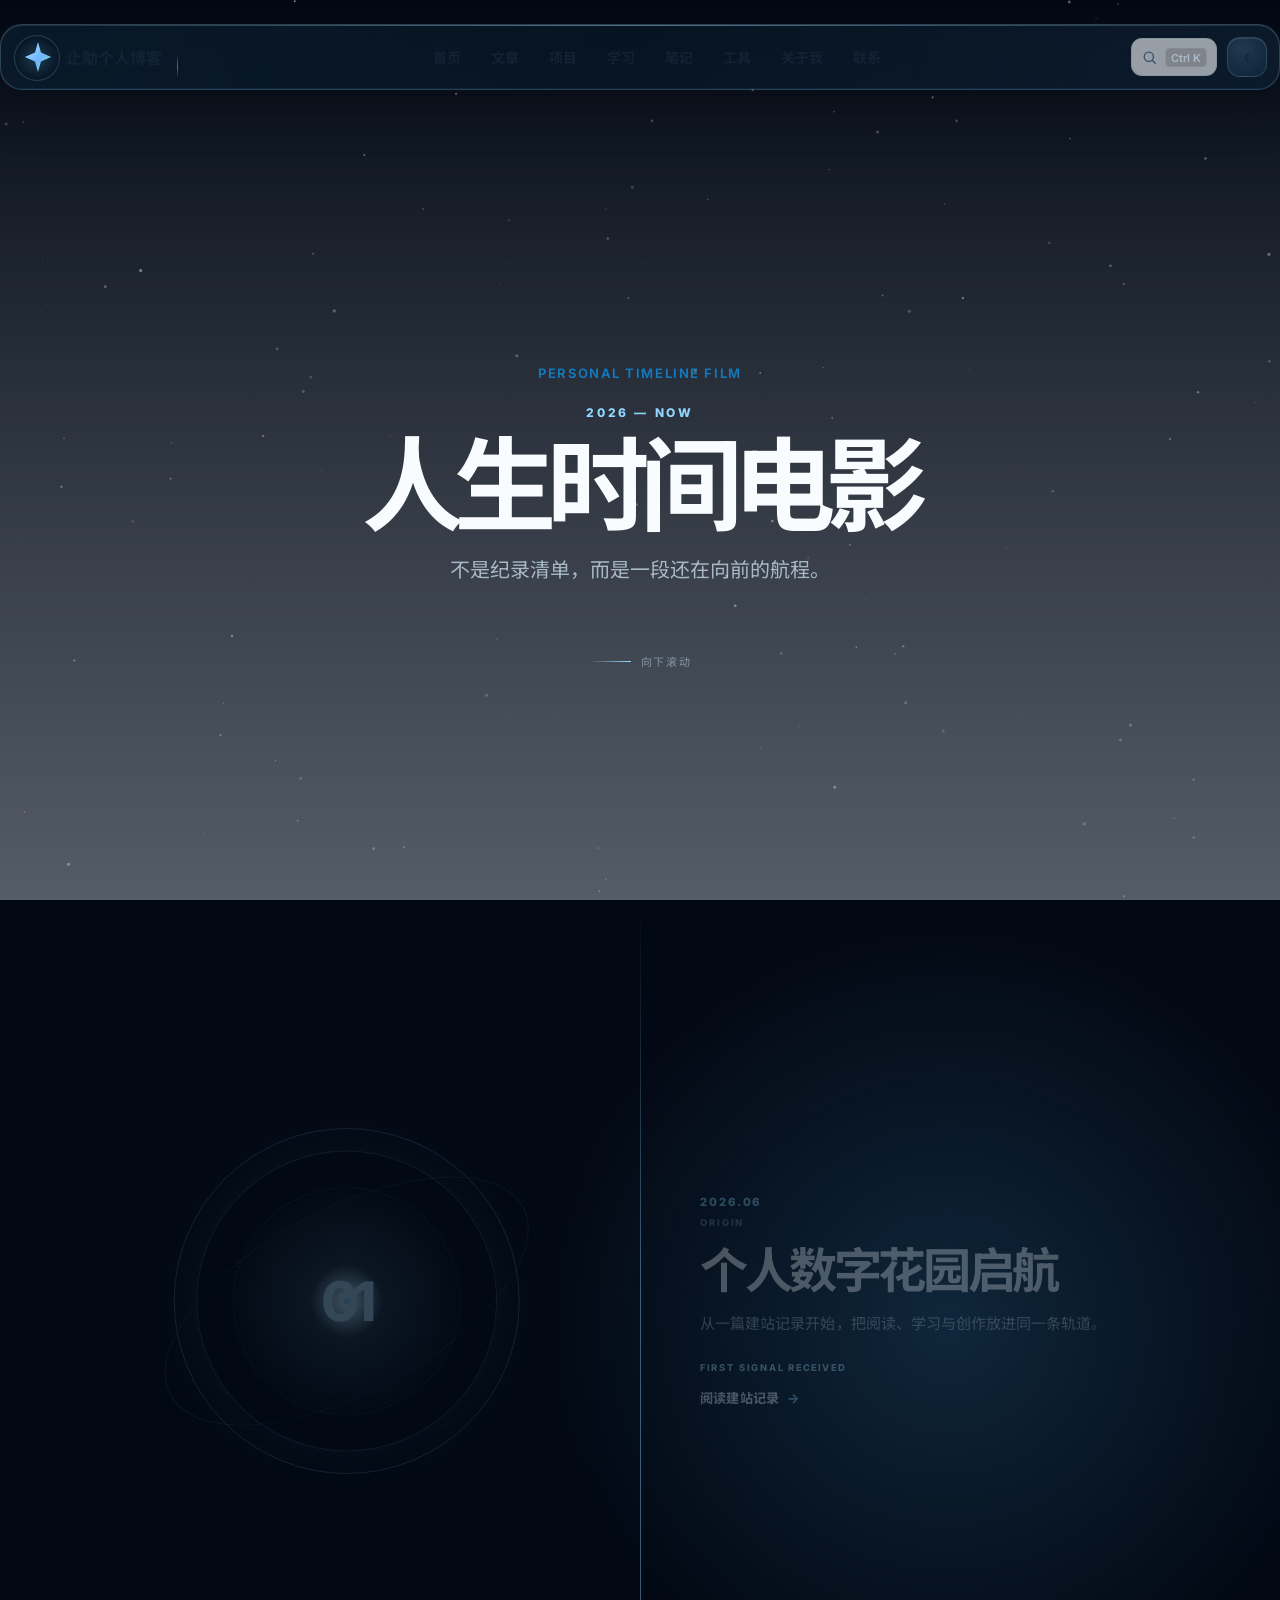
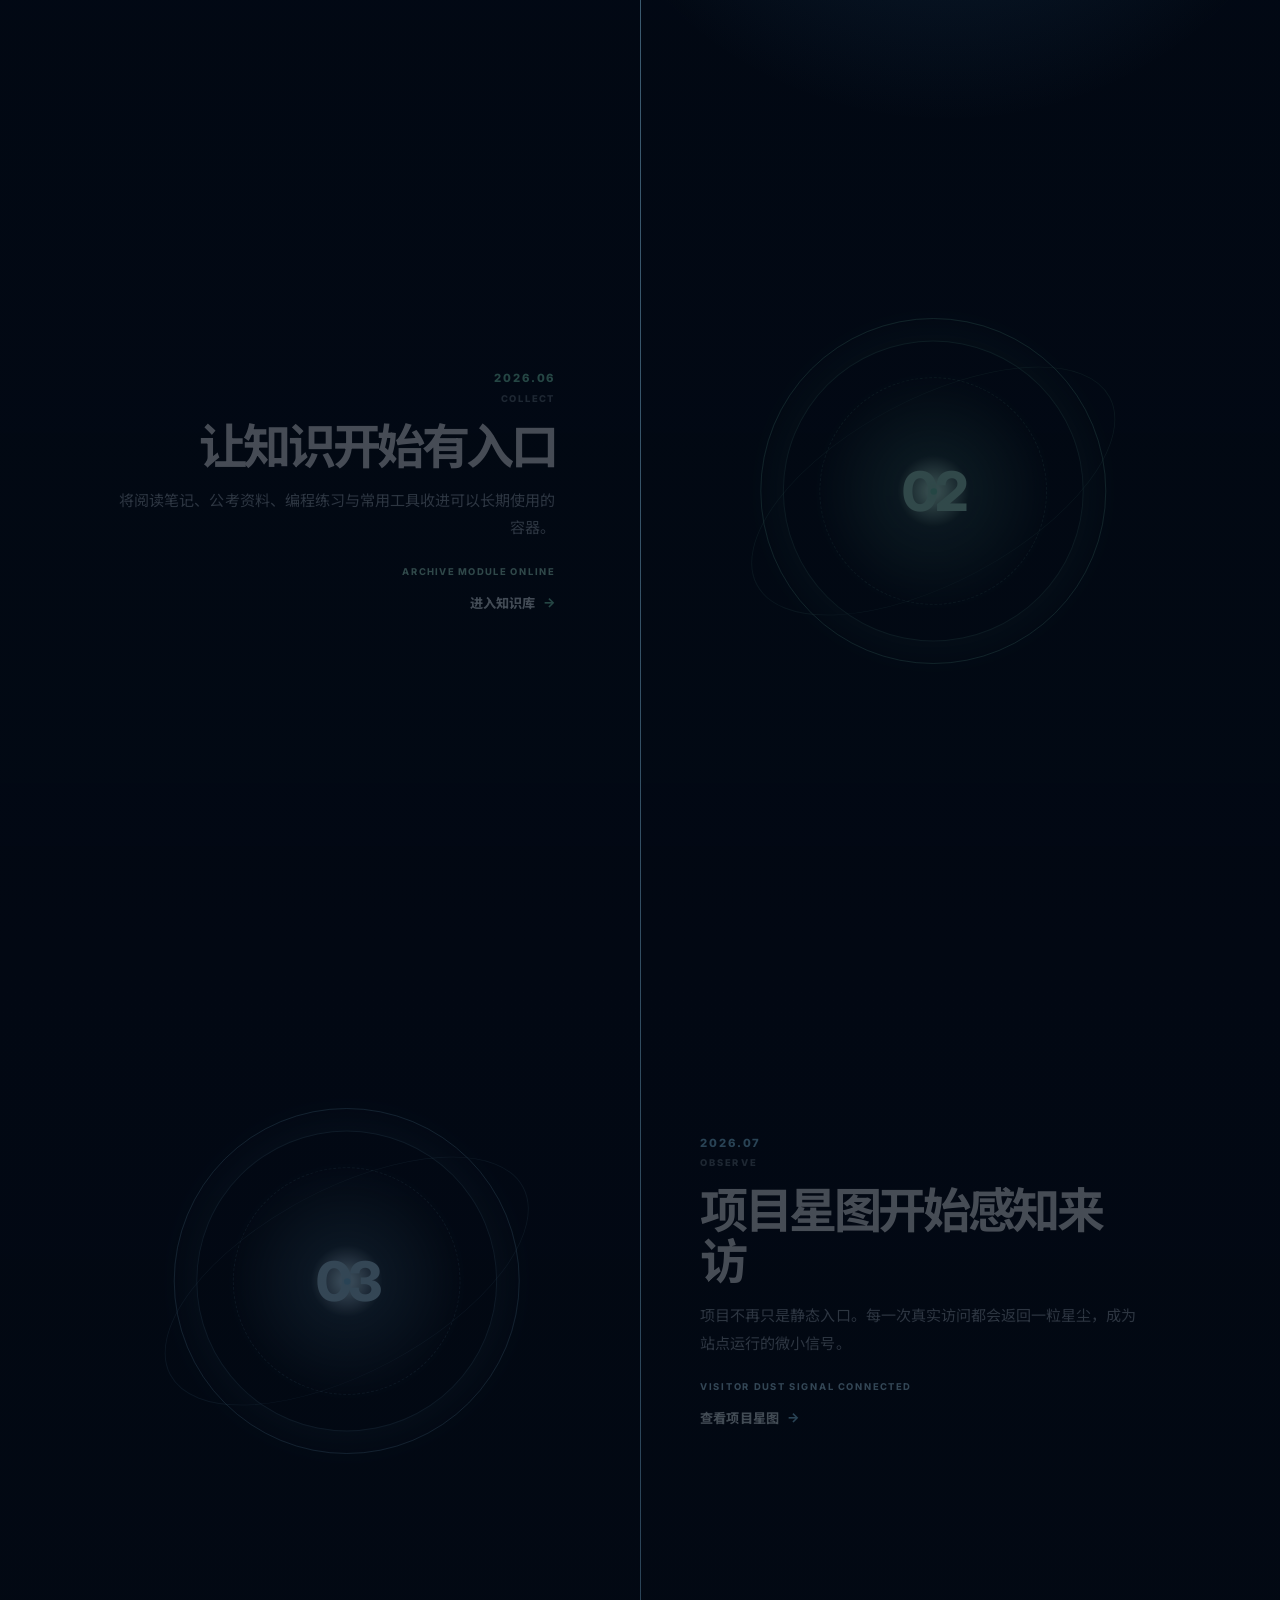
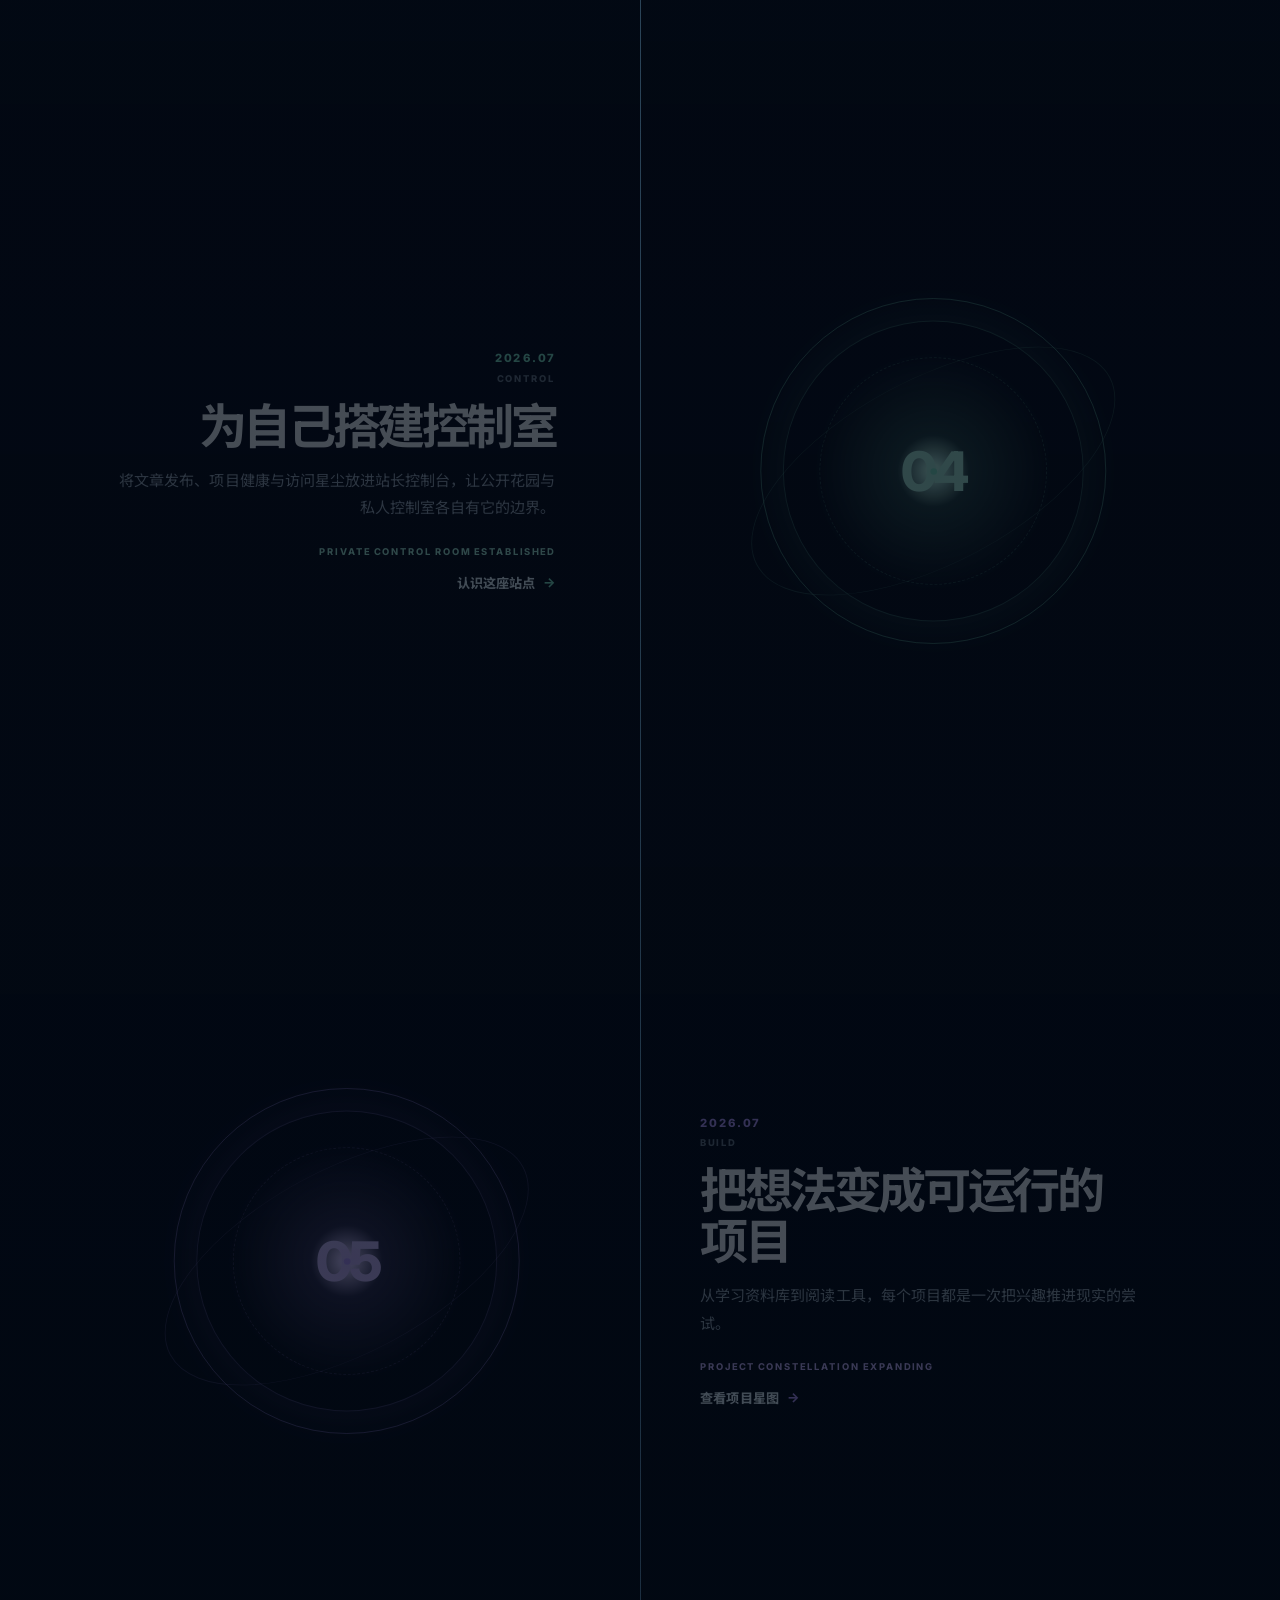
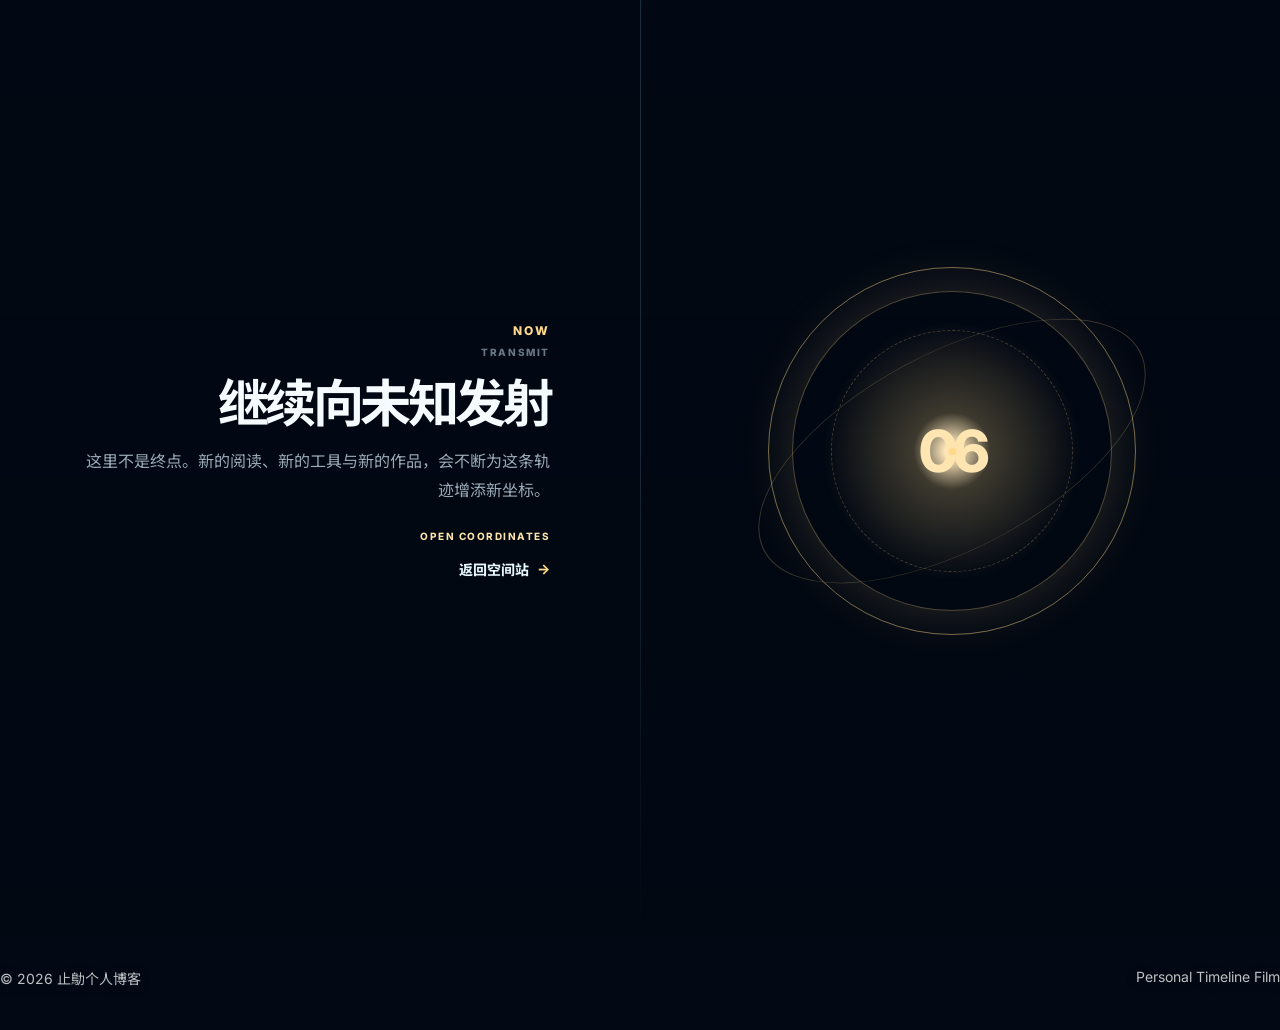
<file: journey/index.html>
<!doctype html>
<html lang="zh-CN">
  <head>
    <meta charset="utf-8" />
    <meta name="viewport" content="width=device-width, initial-scale=1" />
    <meta name="description" content="&#27490;&#40168;&#20010;&#20154;&#25968;&#23383;&#33457;&#22253;&#30340;&#20154;&#29983;&#26102;&#38388;&#30005;&#24433;" />
    <title>&#20154;&#29983;&#26102;&#38388;&#30005;&#24433; | &#27490;&#40168;&#20010;&#20154;&#21338;&#23458;</title>
    <link rel="icon" type="image/svg+xml" href="../assets/favicon.svg?v=1" />
    <link rel="preconnect" href="https://fonts.googleapis.com" />
    <link rel="preconnect" href="https://fonts.gstatic.com" crossorigin />
    <link href="https://fonts.googleapis.com/css2?family=Inter:wght@400;500;600;700;800&family=Noto+Sans+SC:wght@400;500;700;900&display=swap" rel="stylesheet" />
    <link rel="stylesheet" href="../assets/styles.css?v=20260726-nav-utilities" />
  </head>
  <body class="journey-page">
    <canvas id="starfield" aria-hidden="true"></canvas>
    <canvas id="click-effects" aria-hidden="true"></canvas>
    <div class="page-shell journey-shell">
      <header class="site-header">
        <a class="brand" href="../index.html" aria-label="&#27490;&#40168;&#20010;&#20154;&#21338;&#23458;&#39318;&#39029;">
          <span class="brand-mark" aria-hidden="true"></span>
          <span>&#27490;&#40168;&#20010;&#20154;&#21338;&#23458;</span>
        </a>
        <nav class="site-nav" aria-label="&#20027;&#23548;&#33322;">
          <a href="../index.html">&#39318;&#39029;</a>
          <a href="../articles/">&#25991;&#31456;</a>
          <a href="../projects/">&#39033;&#30446;</a>
          <a href="../practice/">&#23398;&#20064;</a>
          <a href="../knowledge/">&#31508;&#35760;</a>
          <a href="../tools/">&#24037;&#20855;</a>
          <a href="../about/">&#20851;&#20110;&#25105;</a>
          <a href="../contact/">&#32852;&#31995;</a>
        </nav>
        <button class="theme-toggle" type="button" aria-label="&#20999;&#25442;&#20027;&#39064;" aria-pressed="false">
          <span aria-hidden="true">&#9790;</span>
        </button>
      </header>

      <main class="journey-film" data-journey-film>
        <section class="journey-opening">
          <p class="eyebrow">Personal Timeline Film</p>
          <p class="journey-opening-kicker">2026 &mdash; NOW</p>
          <h1>&#20154;&#29983;&#26102;&#38388;&#30005;&#24433;</h1>
          <p>&#19981;&#26159;&#32426;&#24405;&#28165;&#21333;&#65292;&#32780;&#26159;&#19968;&#27573;&#36824;&#22312;&#21521;&#21069;&#30340;&#33322;&#31243;&#12290;</p>
          <span class="journey-scroll-cue" aria-hidden="true"><i></i>&#21521;&#19979;&#28378;&#21160;</span>
        </section>
        <div class="journey-track" data-journey-track aria-live="polite">
          <p class="journey-loading">Loading trajectory&hellip;</p>
        </div>
      </main>

      <footer class="site-footer">
        <span>&copy; 2026 &#27490;&#40168;&#20010;&#20154;&#21338;&#23458;</span>
        <span>Personal Timeline Film</span>
      </footer>
    </div>
    <script src="../assets/main.js?v=20260725-station-journey"></script>
  </body>
</html>
</file>
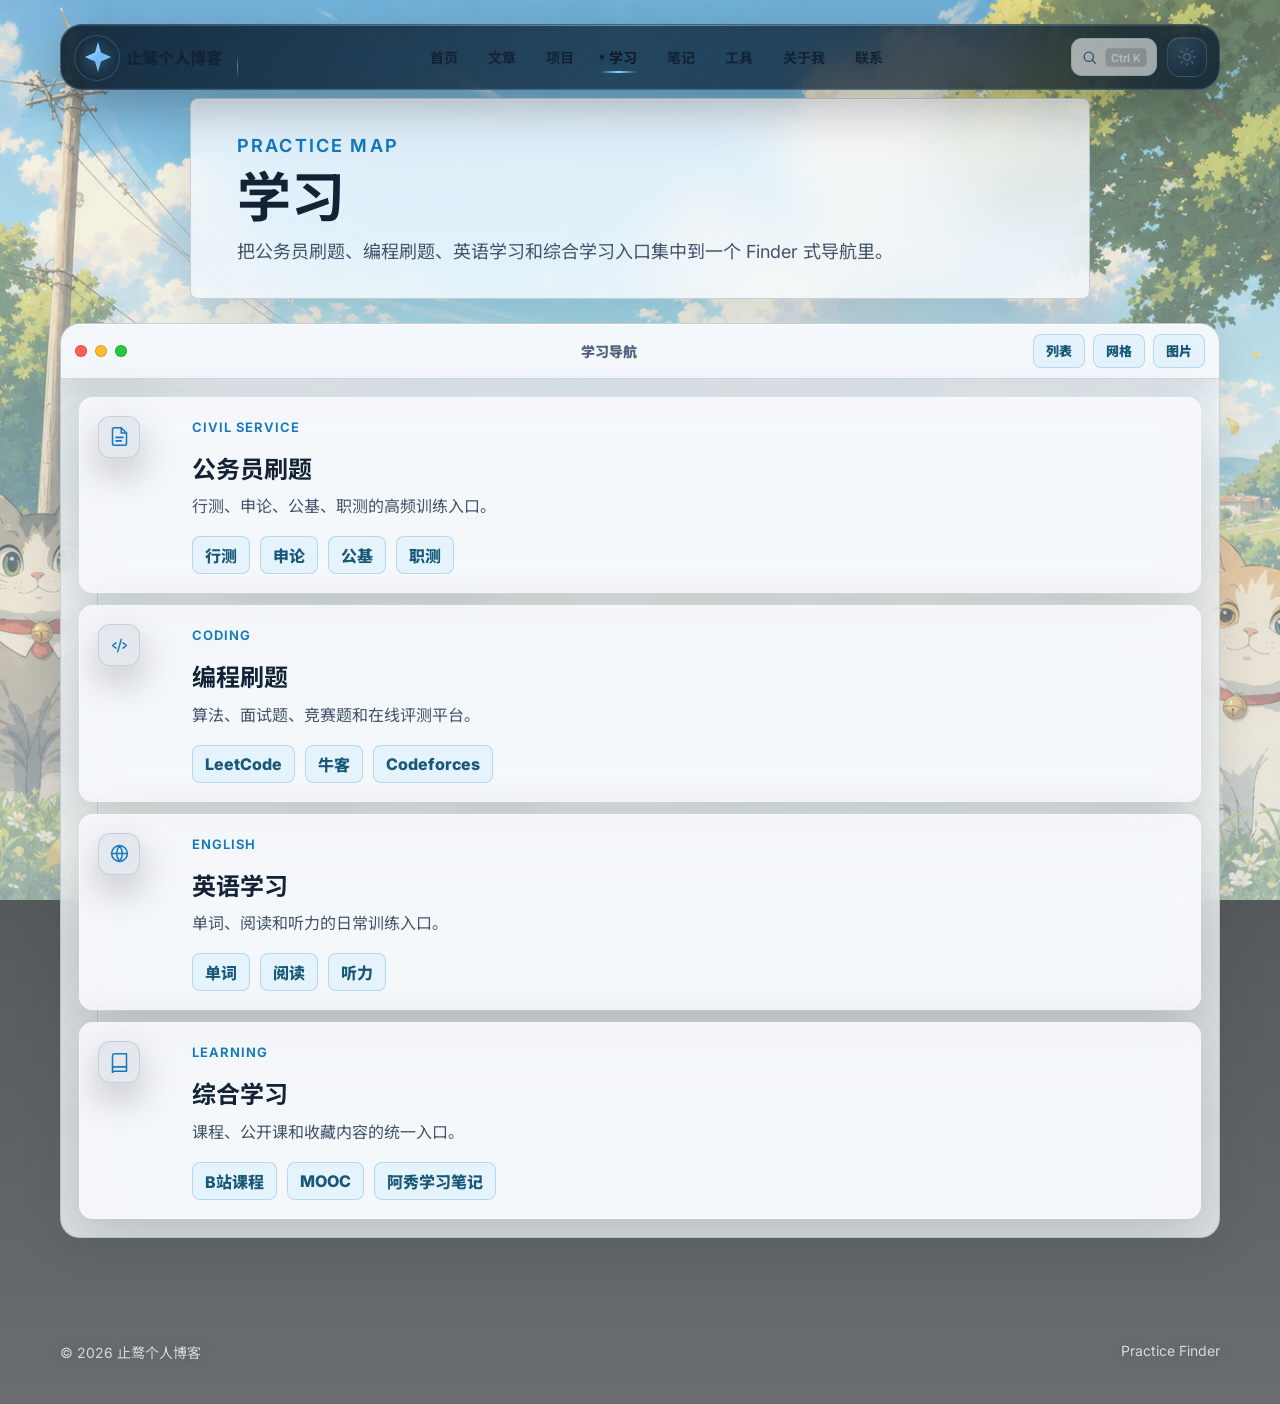
<file: practice/index.html>
<!doctype html>
<html lang="zh-CN">
  <head>
    <meta charset="utf-8" />
    <meta name="viewport" content="width=device-width, initial-scale=1" />
    <meta
      name="description"
      content="止鹜个人博客的刷题导航与学习入口。"
    />
    <title>学习 | 止鹜个人博客</title>
    <link rel="icon" type="image/svg+xml" href="../assets/favicon.svg?v=1" />
    <link rel="preconnect" href="https://fonts.googleapis.com" />
    <link rel="preconnect" href="https://fonts.gstatic.com" crossorigin />
    <link
      href="https://fonts.googleapis.com/css2?family=Inter:wght@400;500;600;700;800&family=Noto+Sans+SC:wght@400;500;700;900&display=swap"
      rel="stylesheet"
    />
    <link rel="stylesheet" href="../assets/styles.css" />
  </head>
  <body class="practice-page">
    <canvas id="starfield" aria-hidden="true"></canvas>
    <canvas id="click-effects" aria-hidden="true"></canvas>
    <div class="page-shell">
      <header class="site-header">
        <a class="brand" href="../index.html" aria-label="止鹜个人博客首页">
          <span class="brand-mark" aria-hidden="true"></span>
          <span>止鹜个人博客</span>
        </a>
        <nav class="site-nav" aria-label="主导航">
          <a href="../index.html">首页</a>
          <a href="../articles/">文章</a>
          <a href="../projects/">项目</a>
          <a href="./" aria-current="page">学习</a>
          <a href="../knowledge/">笔记</a>
          <a href="../tools/">工具</a>
          <a href="../about/">关于我</a>
          <a href="../contact/">联系</a>
        </nav>
        <button class="theme-toggle" type="button" aria-label="切换白天黑夜模式" aria-pressed="false">
          <span class="theme-toggle-sun" aria-hidden="true"></span>
          <span class="theme-toggle-moon" aria-hidden="true"></span>
        </button>
      </header>

      <main>
        <section class="page-hero reveal">
          <p class="eyebrow">Practice Map</p>
          <h1>学习</h1>
          <p>
            把公务员刷题、编程刷题、英语学习和综合学习入口集中到一个 Finder 式导航里。
          </p>
        </section>

        <section class="finder-window practice-finder reveal" aria-label="学习 Finder">
          <div class="finder-titlebar">
            <div class="finder-traffic" aria-hidden="true">
              <span class="traffic-close"></span>
              <span class="traffic-minimize"></span>
              <span class="traffic-zoom"></span>
            </div>
            <div class="finder-title">学习导航</div>
            <div class="finder-toolbar" role="group" aria-label="学习视图切换">
              <button class="finder-view-button is-active" type="button" data-view="list" aria-pressed="true">列表</button>
              <button class="finder-view-button" type="button" data-view="grid" aria-pressed="false">网格</button>
              <button class="finder-view-button" type="button" data-view="image" aria-pressed="false">图片</button>
            </div>
          </div>

          <div class="practice-board practice-list-view" id="practice-board">
            <article class="practice-folder">
              <div class="practice-folder-icon">📝</div>
              <div class="practice-folder-main">
                <p class="project-kind">Civil Service</p>
                <h2><a href="https://www.fenbi.com/spa/tiku/guide/catalog/xingce?prefix=xingce" target="_blank" rel="noopener noreferrer">公务员刷题</a></h2>
                <p>行测、申论、公基、职测的高频训练入口。</p>
                <div class="practice-subcards">
                  <a class="practice-subcard" href="https://www.fenbi.com/spa/tiku/guide/catalog/xingce?prefix=xingce" target="_blank" rel="noopener noreferrer"><span>📊</span>行测</a>
                  <a class="practice-subcard" href="https://www.fenbi.com/spa/tiku/guide/catalog/shenlun?prefix=shenlun" target="_blank" rel="noopener noreferrer"><span>🖋</span>申论</a>
                  <a class="practice-subcard" href="https://www.fenbi.com/spa/tiku/guide/catalog/sydw?prefix=sydw" target="_blank" rel="noopener noreferrer"><span>📌</span>公基</a>
                  <a class="practice-subcard" href="https://www.fenbi.com/spa/tiku/guide/catalog/sydw?prefix=syzc" target="_blank" rel="noopener noreferrer"><span>🧠</span>职测</a>
                </div>
              </div>
            </article>

            <article class="practice-folder">
              <div class="practice-folder-icon">💻</div>
              <div class="practice-folder-main">
                <p class="project-kind">Coding</p>
                <h2><a href="#">编程刷题</a></h2>
                <p>算法、面试题、竞赛题和在线评测平台。</p>
                <div class="practice-subcards">
                  <a class="practice-subcard" href="https://leetcode.cn/problem-list/2cktkvj/" target="_blank" rel="noopener noreferrer"><span>🖥</span>LeetCode</a>
                  <a class="practice-subcard" href="https://www.nowcoder.com/exam/company?questionJobId=10&amp;subTabName=written_page" target="_blank" rel="noopener noreferrer"><span>🐂</span>牛客</a>
                  <a class="practice-subcard" href="https://codeforces.com/" target="_blank" rel="noopener noreferrer"><span>🎯</span>Codeforces</a>
                </div>
              </div>
            </article>

            <article class="practice-folder">
              <div class="practice-folder-icon">🔤</div>
              <div class="practice-folder-main">
                <p class="project-kind">English</p>
                <h2><a href="#">英语学习</a></h2>
                <p>单词、阅读和听力的日常训练入口。</p>
                <div class="practice-subcards">
                  <a class="practice-subcard" href="https://wordforest.cn/" target="_blank" rel="noopener noreferrer"><span>🔤</span>单词</a>
                  <a class="practice-subcard" href="https://www.bbc.co.uk/learningenglish/chinese/reading" target="_blank" rel="noopener noreferrer"><span>📖</span>阅读</a>
                  <a class="practice-subcard" href="https://speechling.com/zh/listening" target="_blank" rel="noopener noreferrer"><span>🎧</span>听力</a>
                </div>
              </div>
            </article>

            <article class="practice-folder">
              <div class="practice-folder-icon">📚</div>
              <div class="practice-folder-main">
                <p class="project-kind">Learning</p>
                <h2><a href="#">综合学习</a></h2>
                <p>课程、公开课和收藏内容的统一入口。</p>
                <div class="practice-subcards">
                  <a class="practice-subcard" href="https://www.bilibili.com/cheese/" target="_blank" rel="noopener noreferrer"><span>📺</span>B站课程</a>
                  <a class="practice-subcard" href="https://www.icourse163.org/" target="_blank" rel="noopener noreferrer"><span>🎓</span>MOOC</a>
                  <a class="practice-subcard" href="https://interviewguide.cn/" target="_blank" rel="noopener noreferrer"><span>📝</span>阿秀学习笔记</a>
                </div>
              </div>
            </article>
          </div>
        </section>
      </main>

      <footer class="site-footer">
        <span>© 2026 止鹜个人博客</span>
        <span>Practice Finder</span>
      </footer>
    </div>
    <script src="../assets/main.js?v=20260628-analytics"></script>
    <script src="../assets/practice.js"></script>
  </body>
</html>
</file>
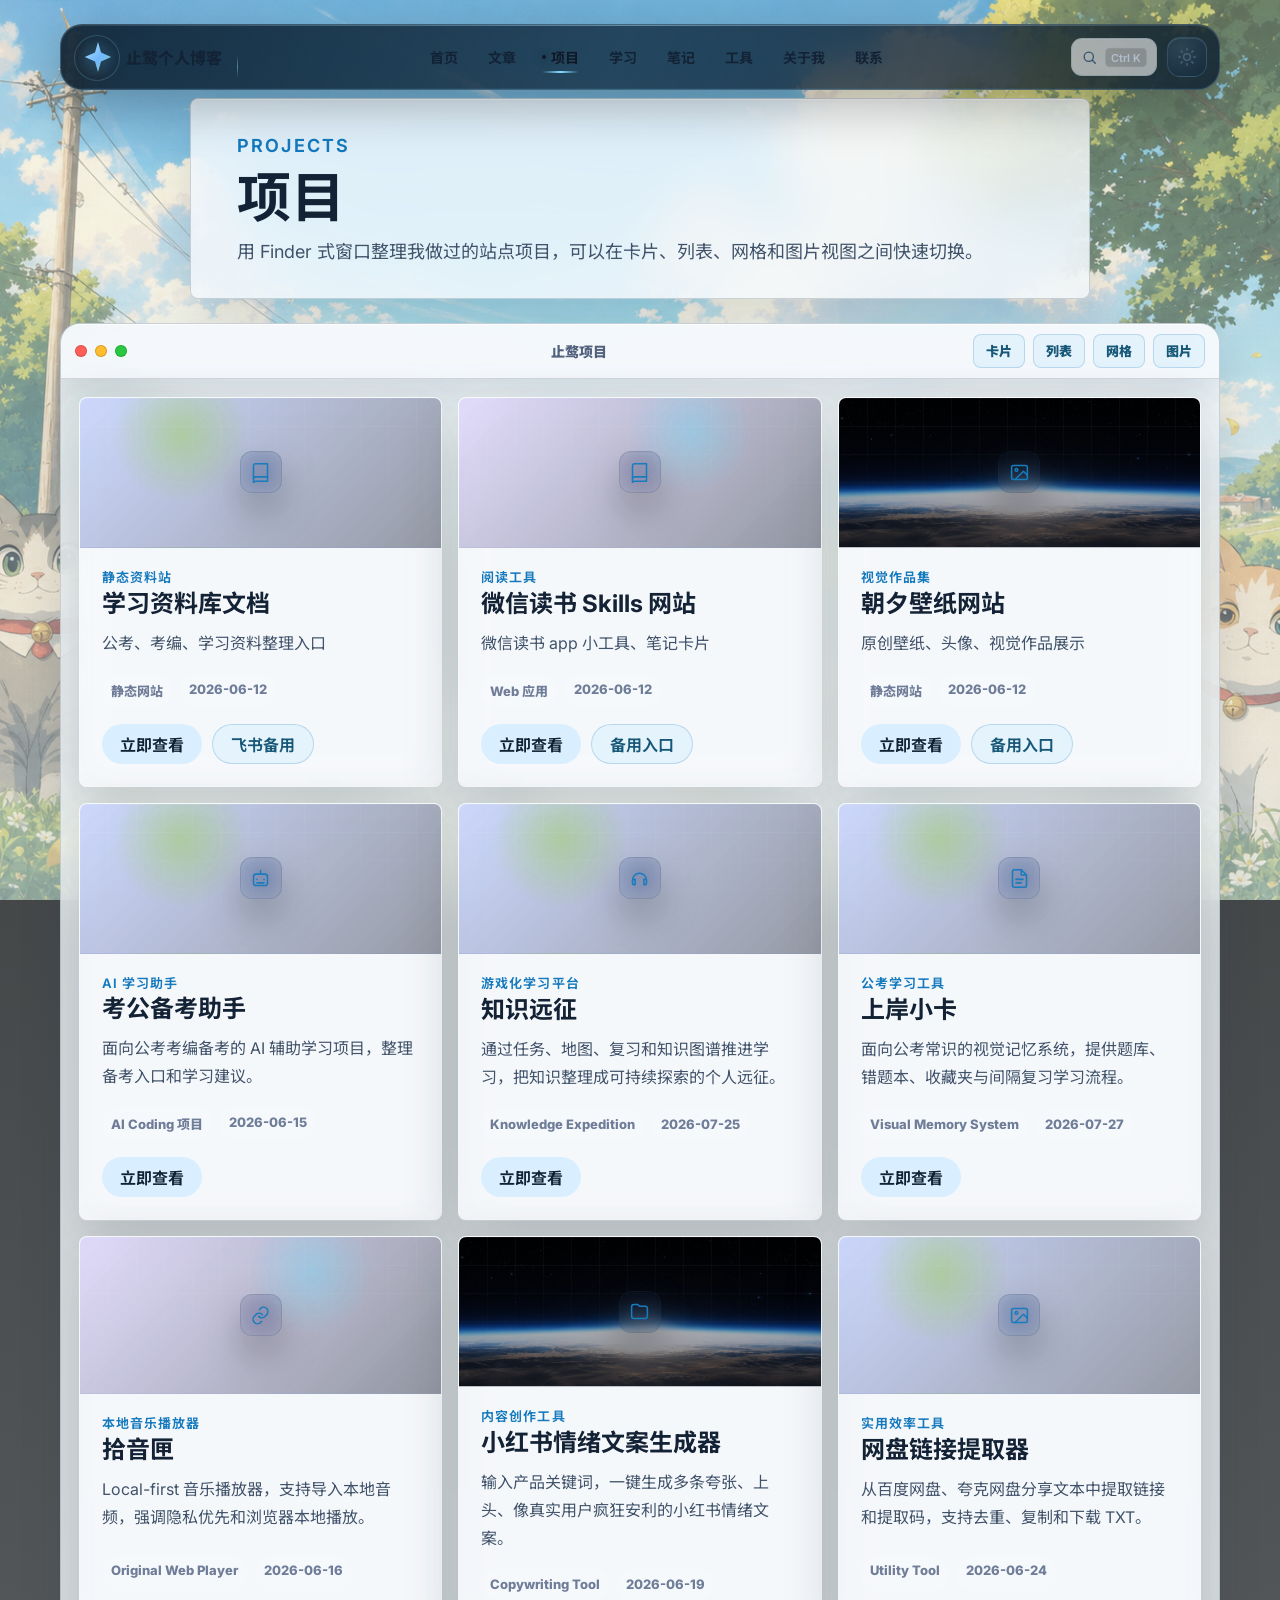
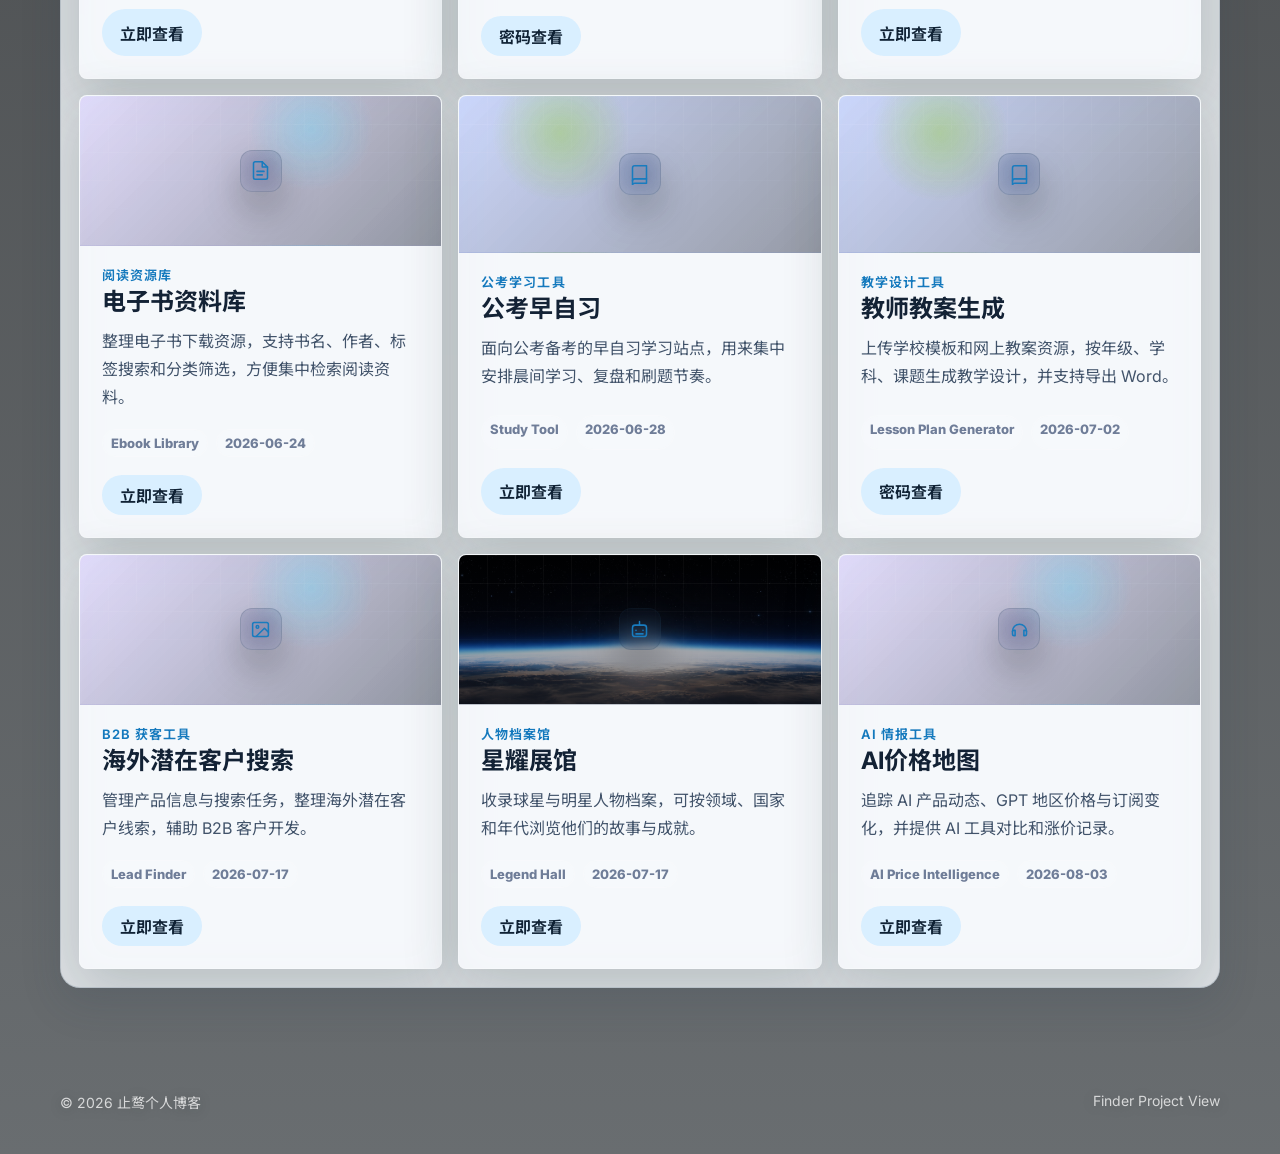
<file: projects/index.html>
<!doctype html>
<html lang="zh-CN">
  <head>
    <meta charset="utf-8" />
    <meta name="viewport" content="width=device-width, initial-scale=1" />
    <meta
      name="description"
      content="止鹜个人博客的项目入口页，收纳学习资料库、微信读书 Skills、AI价格地图、海外潜在客户搜索、星耀展馆、上岸小卡、朝夕壁纸网站、考公备考助手、公考早自习、教师教案生成、拾音匣、小红书情绪文案生成器、网盘链接提取器和电子书资料库。"
    />
    <title>项目 | 止鹜个人博客</title>
    <link rel="icon" type="image/svg+xml" href="../assets/favicon.svg?v=1" />
    <link rel="preconnect" href="https://fonts.googleapis.com" />
    <link rel="preconnect" href="https://fonts.gstatic.com" crossorigin />
    <link
      href="https://fonts.googleapis.com/css2?family=Inter:wght@400;500;600;700;800&family=Noto+Sans+SC:wght@400;500;700;900&display=swap"
      rel="stylesheet"
    />
    <link rel="stylesheet" href="../assets/styles.css" />
  </head>
  <body class="projects-page">
    <canvas id="starfield" aria-hidden="true"></canvas>
    <canvas id="click-effects" aria-hidden="true"></canvas>
    <div class="page-shell">
      <header class="site-header">
        <a class="brand" href="../index.html" aria-label="止鹜个人博客首页">
          <span class="brand-mark" aria-hidden="true"></span>
          <span>止鹜个人博客</span>
        </a>
        <nav class="site-nav" aria-label="主导航">
          <a href="../index.html">首页</a>
          <a href="../articles/">文章</a>
          <a href="./" aria-current="page">项目</a>
          <a href="../practice/">学习</a>
          <a href="../knowledge/">笔记</a>
          <a href="../tools/">工具</a>
          <a href="../about/">关于我</a>
          <a href="../contact/">联系</a>
        </nav>
        <button class="theme-toggle" type="button" aria-label="切换白天黑夜模式" aria-pressed="false">
          <span class="theme-toggle-sun" aria-hidden="true"></span>
          <span class="theme-toggle-moon" aria-hidden="true"></span>
        </button>
      </header>

      <main>
        <section class="page-hero reveal">
          <p class="eyebrow">Projects</p>
          <h1>项目</h1>
          <p>
            用 Finder 式窗口整理我做过的站点项目，可以在卡片、列表、网格和图片视图之间快速切换。
          </p>
        </section>

        <section class="finder-window reveal" aria-label="项目 Finder">
          <div class="finder-titlebar">
            <div class="finder-traffic" aria-hidden="true">
              <span class="traffic-close"></span>
              <span class="traffic-minimize"></span>
              <span class="traffic-zoom"></span>
            </div>
            <div class="finder-title">止鹜项目</div>
            <div class="finder-toolbar" role="group" aria-label="项目视图切换">
              <button class="finder-view-button is-active" type="button" data-view="card" aria-pressed="true">卡片</button>
              <button class="finder-view-button" type="button" data-view="list" aria-pressed="false">列表</button>
              <button class="finder-view-button" type="button" data-view="grid" aria-pressed="false">网格</button>
              <button class="finder-view-button" type="button" data-view="image" aria-pressed="false">图片</button>
            </div>
          </div>

          <div class="finder-columns" aria-hidden="true">
            <span>名称</span>
            <span>类型</span>
            <span>更新日期</span>
            <span>入口</span>
          </div>

          <div class="finder-projects finder-card-view" id="project-finder">
            <article class="finder-project-card">
              <div class="project-preview preview-learning">
                <span class="project-icon">📚</span>
              </div>
              <div class="project-main">
                <p class="project-kind">静态资料站</p>
                <h2>学习资料库文档</h2>
                <p>公考、考编、学习资料整理入口</p>
              </div>
              <div class="project-meta">
                <span>静态网站</span>
                <span>2026-06-12</span>
              </div>
              <div class="project-actions">
                <a
                  class="card-link"
                  href="https://ningyan1228.github.io/study-resource-library/"
                  target="_blank"
                  rel="noopener noreferrer"
                >立即查看</a>
                <a
                  class="backup-link"
                  href="https://di0occkvoyb.feishu.cn/wiki/MNt9w7LfeiXi5Xkvj0gcOo8Cnfs?from=from_copylink"
                  target="_blank"
                  rel="noopener noreferrer"
                >飞书备用</a>
              </div>
            </article>

            <article class="finder-project-card">
              <div class="project-preview preview-weread">
                <span class="project-icon">📖</span>
              </div>
              <div class="project-main">
                <p class="project-kind">阅读工具</p>
                <h2>微信读书 Skills 网站</h2>
                <p>微信读书 app 小工具、笔记卡片</p>
              </div>
              <div class="project-meta">
                <span>Web 应用</span>
                <span>2026-06-12</span>
              </div>
              <div class="project-actions">
                <a
                  class="card-link"
                  href="https://ningyan1228.github.io/weread-skills-web/"
                  target="_blank"
                  rel="noopener noreferrer"
                >立即查看</a>
                <a
                  class="backup-link"
                  href="https://weread-skills-web.netlify.app/"
                  target="_blank"
                  rel="noopener noreferrer"
                >备用入口</a>
              </div>
            </article>

            <article class="finder-project-card">
              <div class="project-preview preview-wallpaper">
                <span class="project-icon">🖼</span>
              </div>
              <div class="project-main">
                <p class="project-kind">视觉作品集</p>
                <h2>朝夕壁纸网站</h2>
                <p>原创壁纸、头像、视觉作品展示</p>
              </div>
              <div class="project-meta">
                <span>静态网站</span>
                <span>2026-06-12</span>
              </div>
              <div class="project-actions">
                <a
                  class="card-link"
                  href="https://ningyan1228.github.io/zhaoxi-wallpaper/"
                  target="_blank"
                  rel="noopener noreferrer"
                >立即查看</a>
                <a
                  class="backup-link"
                  href="https://zhaoxi-wallpaper-20260609.netlify.app/"
                  target="_blank"
                  rel="noopener noreferrer"
                >备用入口</a>
              </div>
            </article>

            <article class="finder-project-card">
              <div class="project-preview preview-learning">
                <span class="project-icon">🤖</span>
              </div>
              <div class="project-main">
                <p class="project-kind">AI 学习助手</p>
                <h2>考公备考助手</h2>
                <p>面向公考考编备考的 AI 辅助学习项目，整理备考入口和学习建议。</p>
              </div>
              <div class="project-meta">
                <span>AI Coding 项目</span>
                <span>2026-06-15</span>
              </div>
              <div class="project-actions">
                <a
                  class="card-link"
                  href="https://ningyan1228.github.io/ai-kaogong-assistant/"
                  target="_blank"
                  rel="noopener noreferrer"
                >立即查看</a>
              </div>
            </article>

            <article class="finder-project-card">
              <div class="project-preview preview-learning">
                <span class="project-icon">🧭</span>
              </div>
              <div class="project-main">
                <p class="project-kind">游戏化学习平台</p>
                <h2>知识远征</h2>
                <p>通过任务、地图、复习和知识图谱推进学习，把知识整理成可持续探索的个人远征。</p>
              </div>
              <div class="project-meta">
                <span>Knowledge Expedition</span>
                <span>2026-07-25</span>
              </div>
              <div class="project-actions">
                <a
                  class="card-link"
                  href="https://expedition.101921.xyz/"
                  target="_blank"
                  rel="noopener noreferrer"
                >立即查看</a>
              </div>
            </article>
            <article class="finder-project-card">
              <div class="project-preview preview-learning">
                <span class="project-icon">🃏</span>
              </div>
              <div class="project-main">
                <p class="project-kind">公考学习工具</p>
                <h2>上岸小卡</h2>
                <p>面向公考常识的视觉记忆系统，提供题库、错题本、收藏夹与间隔复习学习流程。</p>
              </div>
              <div class="project-meta">
                <span>Visual Memory System</span>
                <span>2026-07-27</span>
              </div>
              <div class="project-actions">
                <a
                  class="card-link"
                  href="https://xiaoka.101921.xyz/"
                  target="_blank"
                  rel="noopener noreferrer"
                >立即查看</a>
              </div>
            </article>
            <article class="finder-project-card">
              <div class="project-preview preview-weread">
                <span class="project-icon">🎧</span>
              </div>
              <div class="project-main">
                <p class="project-kind">本地音乐播放器</p>
                <h2>拾音匣</h2>
                <p>Local-first 音乐播放器，支持导入本地音频，强调隐私优先和浏览器本地播放。</p>
              </div>
              <div class="project-meta">
                <span>Original Web Player</span>
                <span>2026-06-16</span>
              </div>
              <div class="project-actions">
                <a
                  class="card-link"
                  href="https://ningyan1228.github.io/echo-shelf/"
                  target="_blank"
                  rel="noopener noreferrer"
                >立即查看</a>
              </div>
            </article>

            <article class="finder-project-card">
              <div class="project-preview preview-wallpaper">
                <span class="project-icon">💗</span>
              </div>
              <div class="project-main">
                <p class="project-kind">内容创作工具</p>
                <h2>小红书情绪文案生成器</h2>
                <p>输入产品关键词，一键生成多条夸张、上头、像真实用户疯狂安利的小红书情绪文案。</p>
              </div>
              <div class="project-meta">
                <span>Copywriting Tool</span>
                <span>2026-06-19</span>
              </div>
              <div class="project-actions">
                <a
                  class="card-link"
                  href="#"
                  target="_blank"
                  rel="noopener noreferrer"
                  data-secret-id="xiaohongshu-copy"
                  data-locked-title="小红书情绪文案生成器"
                  data-locked-description="这个项目已加锁，输入密码后会打开小红书情绪文案生成器。"
                >密码查看</a>
              </div>
            </article>

            <article class="finder-project-card">
              <div class="project-preview preview-learning">
                <span class="project-icon">🔗</span>
              </div>
              <div class="project-main">
                <p class="project-kind">实用效率工具</p>
                <h2>网盘链接提取器</h2>
                <p>从百度网盘、夸克网盘分享文本中提取链接和提取码，支持去重、复制和下载 TXT。</p>
              </div>
              <div class="project-meta">
                <span>Utility Tool</span>
                <span>2026-06-24</span>
              </div>
              <div class="project-actions">
                <a
                  class="card-link"
                  href="https://ningyan1228.github.io/wangpan-link-extractor/"
                  target="_blank"
                  rel="noopener noreferrer"
                >立即查看</a>
              </div>
            </article>

            <article class="finder-project-card">
              <div class="project-preview preview-weread">
                <span class="project-icon">📚</span>
              </div>
              <div class="project-main">
                <p class="project-kind">阅读资源库</p>
                <h2>电子书资料库</h2>
                <p>整理电子书下载资源，支持书名、作者、标签搜索和分类筛选，方便集中检索阅读资料。</p>
              </div>
              <div class="project-meta">
                <span>Ebook Library</span>
                <span>2026-06-24</span>
              </div>
              <div class="project-actions">
                <a
                  class="card-link"
                  href="https://ningyan1228.github.io/ebook-library/"
                  target="_blank"
                  rel="noopener noreferrer"
                >立即查看</a>
              </div>
            </article>

            <article class="finder-project-card">
              <div class="project-preview preview-learning">
                <span class="project-icon">🌅</span>
              </div>
              <div class="project-main">
                <p class="project-kind">公考学习工具</p>
                <h2>公考早自习</h2>
                <p>面向公考备考的早自习学习站点，用来集中安排晨间学习、复盘和刷题节奏。</p>
              </div>
              <div class="project-meta">
                <span>Study Tool</span>
                <span>2026-06-28</span>
              </div>
              <div class="project-actions">
                <a
                  class="card-link"
                  href="https://ningyan1228.github.io/gongkao-morning-study/"
                  target="_blank"
                  rel="noopener noreferrer"
                >立即查看</a>
              </div>
            </article>
            <article class="finder-project-card">
              <div class="project-preview preview-learning">
                <span class="project-icon">🧾</span>
              </div>
              <div class="project-main">
                <p class="project-kind">教学设计工具</p>
                <h2>教师教案生成</h2>
                <p>上传学校模板和网上教案资源，按年级、学科、课题生成教学设计，并支持导出 Word。</p>
              </div>
              <div class="project-meta">
                <span>Lesson Plan Generator</span>
                <span>2026-07-02</span>
              </div>
              <div class="project-actions">
                <a
                  class="card-link"
                  href="#"
                  target="_blank"
                  rel="noopener noreferrer"
                  data-secret-id="lesson-plan-generator"
                  data-locked-title="教师教案生成"
                  data-locked-description="这个项目已加锁，输入密码后会打开教案生成工具。"
                >密码查看</a>
              </div>
            </article>
            <article class="finder-project-card">
              <div class="project-preview preview-weread">
                <span class="project-icon">🔎</span>
              </div>
              <div class="project-main">
                <p class="project-kind">B2B 获客工具</p>
                <h2>海外潜在客户搜索</h2>
                <p>管理产品信息与搜索任务，整理海外潜在客户线索，辅助 B2B 客户开发。</p>
              </div>
              <div class="project-meta">
                <span>Lead Finder</span>
                <span>2026-07-17</span>
              </div>
              <div class="project-actions">
                <a
                  class="card-link"
                  href="https://ningyan1228.github.io/overseas-lead-finder/"
                  target="_blank"
                  rel="noopener noreferrer"
                >立即查看</a>
              </div>
            </article>
            <article class="finder-project-card">
              <div class="project-preview preview-wallpaper">
                <span class="project-icon">🏆</span>
              </div>
              <div class="project-main">
                <p class="project-kind">人物档案馆</p>
                <h2>星耀展馆</h2>
                <p>收录球星与明星人物档案，可按领域、国家和年代浏览他们的故事与成就。</p>
              </div>
              <div class="project-meta">
                <span>Legend Hall</span>
                <span>2026-07-17</span>
              </div>
              <div class="project-actions">
                <a
                  class="card-link"
                  href="https://ningyan1228.github.io/legend-hall/"
                  target="_blank"
                  rel="noopener noreferrer"
                >立即查看</a>
              </div>
            </article>
            <article class="finder-project-card">
              <div class="project-preview preview-weread">
                <span class="project-icon">📊</span>
              </div>
              <div class="project-main">
                <p class="project-kind">AI 情报工具</p>
                <h2>AI价格地图</h2>
                <p>追踪 AI 产品动态、GPT 地区价格与订阅变化，并提供 AI 工具对比和涨价记录。</p>
              </div>
              <div class="project-meta">
                <span>AI Price Intelligence</span>
                <span>2026-08-03</span>
              </div>
              <div class="project-actions">
                <a
                  class="card-link"
                  href="https://ai-price-map.101921.xyz/"
                  target="_blank"
                  rel="noopener noreferrer"
                >立即查看</a>
              </div>
            </article>
          </div>
        </section>
      </main>

      <footer class="site-footer">
        <span>© 2026 止鹜个人博客</span>
        <span>Finder Project View</span>
      </footer>
    </div>
    <script src="../assets/main.js?v=20260702-lock"></script>
    <script src="../assets/projects.js"></script>
  </body>
</html>
</file>
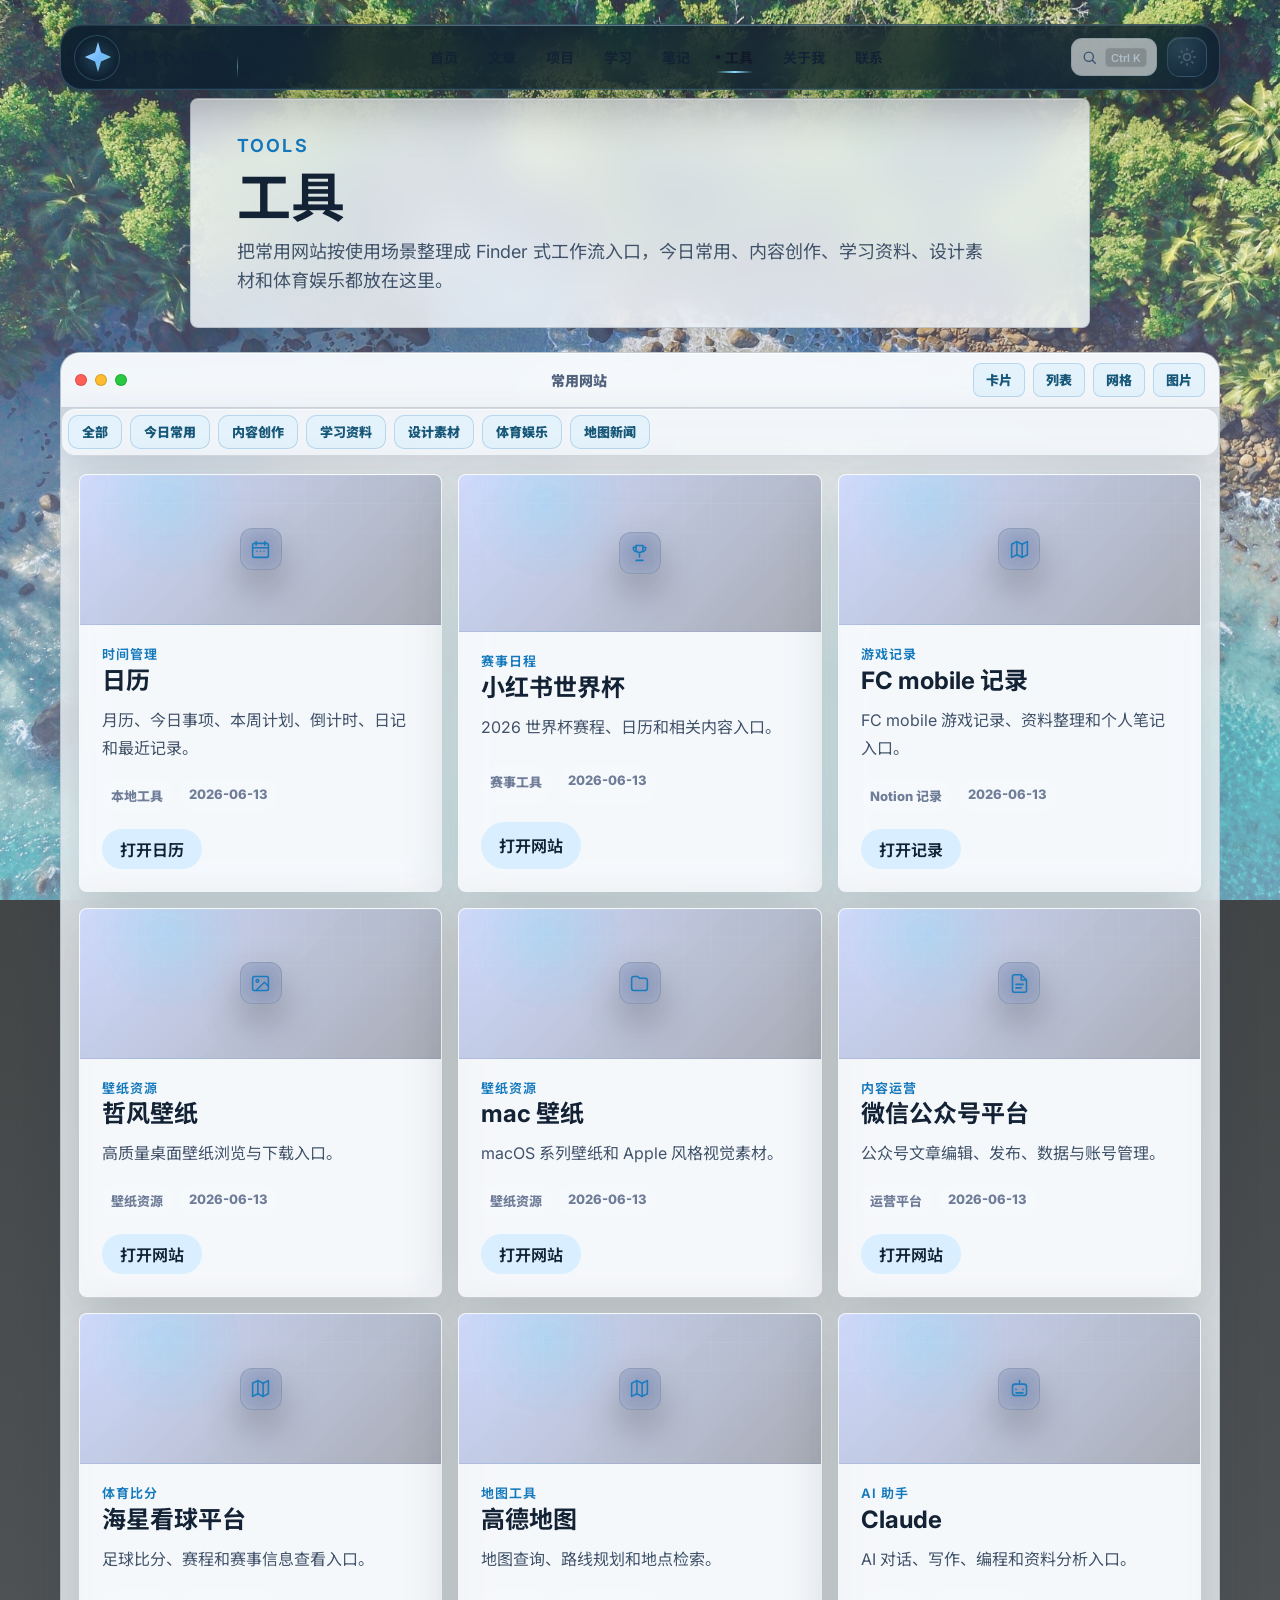
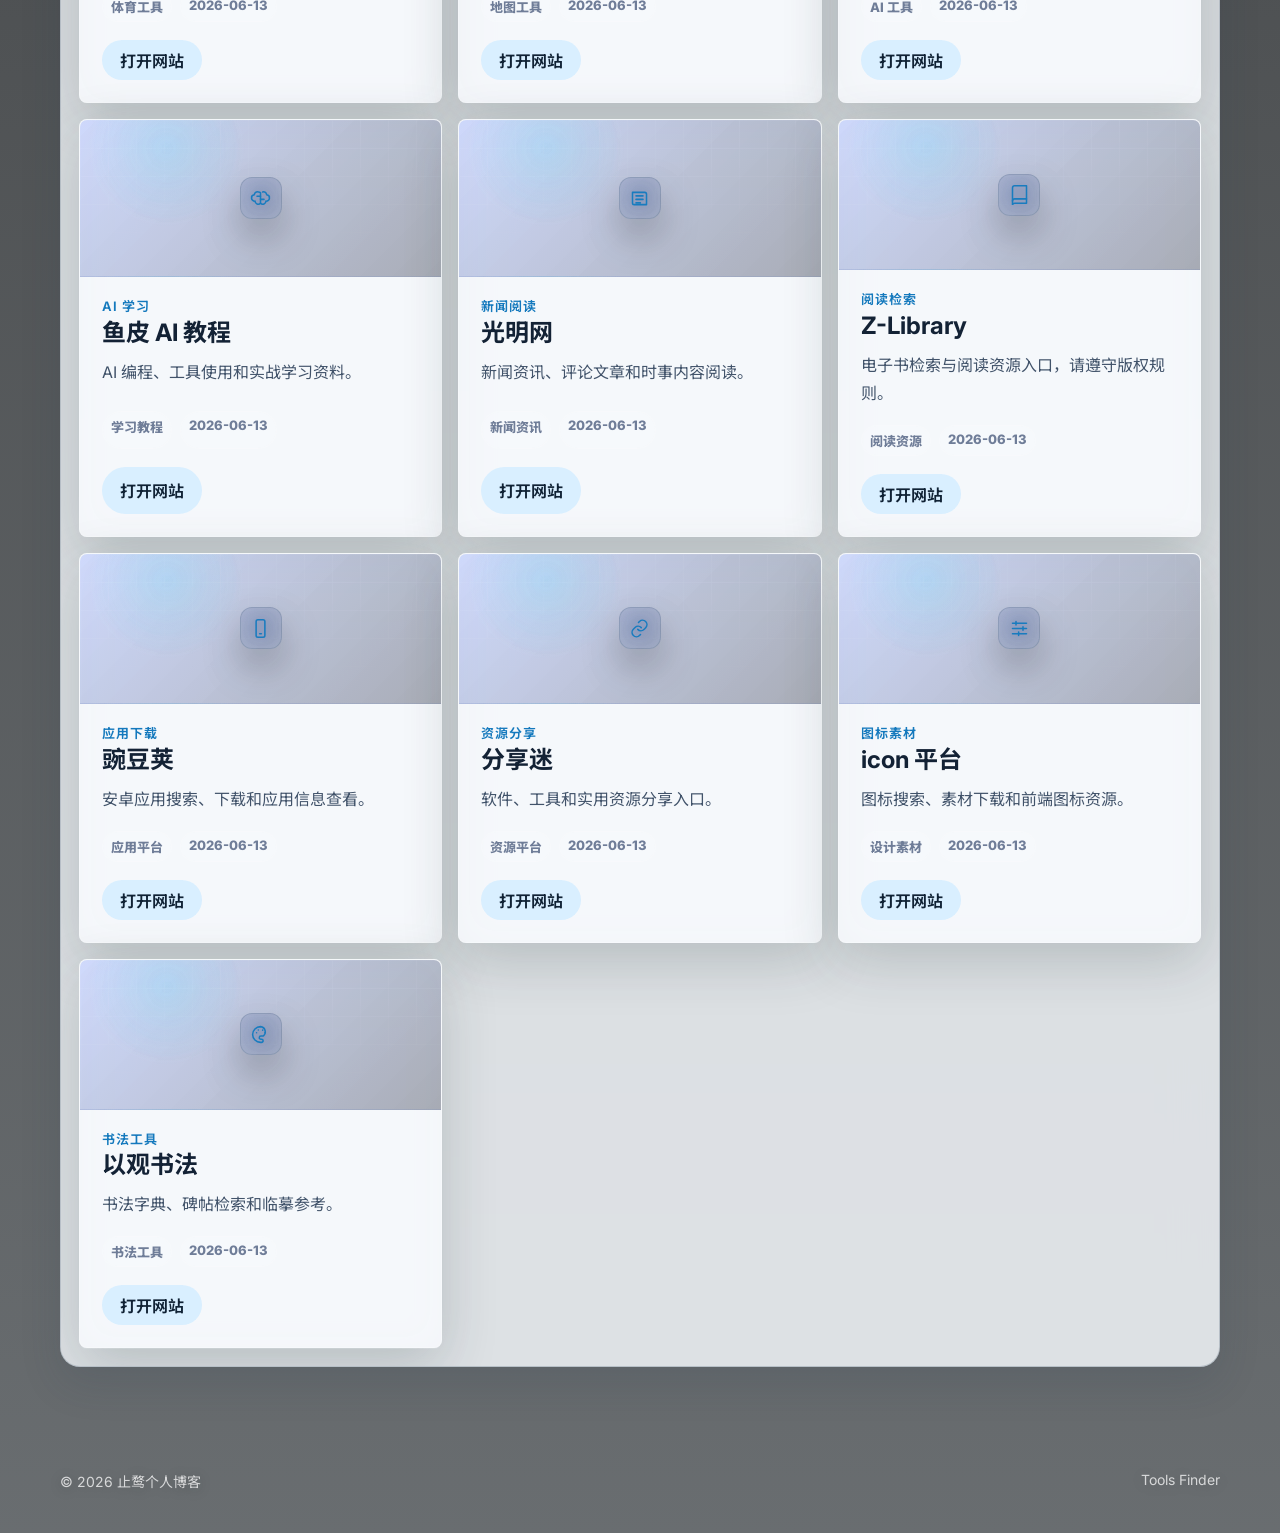
<file: tools/index.html>
<!doctype html>
<html lang="zh-CN">
  <head>
    <meta charset="utf-8" />
    <meta name="viewport" content="width=device-width, initial-scale=1" />
    <meta
      name="description"
      content="止鹜个人博客的常用工具导航页，收纳壁纸、内容平台、AI、地图、新闻、图标和书法等常用网站。"
    />
    <title>工具 | 止鹜个人博客</title>
    <link rel="icon" type="image/svg+xml" href="../assets/favicon.svg?v=1" />
    <link rel="preconnect" href="https://fonts.googleapis.com" />
    <link rel="preconnect" href="https://fonts.gstatic.com" crossorigin />
    <link
      href="https://fonts.googleapis.com/css2?family=Inter:wght@400;500;600;700;800&family=Noto+Sans+SC:wght@400;500;700;900&display=swap"
      rel="stylesheet"
    />
    <link rel="stylesheet" href="../assets/styles.css" />
  </head>
  <body class="tools-page">
    <canvas id="starfield" aria-hidden="true"></canvas>
    <canvas id="click-effects" aria-hidden="true"></canvas>
    <div class="page-shell">
      <header class="site-header">
        <a class="brand" href="../index.html" aria-label="止鹜个人博客首页">
          <span class="brand-mark" aria-hidden="true"></span>
          <span>止鹜个人博客</span>
        </a>
        <nav class="site-nav" aria-label="主导航">
          <a href="../index.html">首页</a>
          <a href="../articles/">文章</a>
          <a href="../projects/">项目</a>
          <a href="../practice/">学习</a>
          <a href="../knowledge/">笔记</a>
          <a href="./" aria-current="page">工具</a>
          <a href="../about/">关于我</a>
          <a href="../contact/">联系</a>
        </nav>
        <button class="theme-toggle" type="button" aria-label="切换白天黑夜模式" aria-pressed="false">
          <span class="theme-toggle-sun" aria-hidden="true"></span>
          <span class="theme-toggle-moon" aria-hidden="true"></span>
        </button>
      </header>

      <main>
        <section class="page-hero reveal">
          <p class="eyebrow">Tools</p>
          <h1>工具</h1>
          <p>
            把常用网站按使用场景整理成 Finder 式工作流入口，今日常用、内容创作、学习资料、设计素材和体育娱乐都放在这里。
          </p>
        </section>

        <section class="finder-window reveal" aria-label="常用工具 Finder">
          <div class="finder-titlebar">
            <div class="finder-traffic" aria-hidden="true">
              <span class="traffic-close"></span>
              <span class="traffic-minimize"></span>
              <span class="traffic-zoom"></span>
            </div>
            <div class="finder-title">常用网站</div>
            <div class="finder-toolbar" role="group" aria-label="工具视图切换">
              <button class="finder-view-button is-active" type="button" data-view="card" aria-pressed="true">卡片</button>
              <button class="finder-view-button" type="button" data-view="list" aria-pressed="false">列表</button>
              <button class="finder-view-button" type="button" data-view="grid" aria-pressed="false">网格</button>
              <button class="finder-view-button" type="button" data-view="image" aria-pressed="false">图片</button>
            </div>
          </div>

          <div class="tool-filterbar" role="group" aria-label="工具分类筛选">
            <button class="tool-filter-button is-active" type="button" data-filter="all" aria-pressed="true">全部</button>
            <button class="tool-filter-button" type="button" data-filter="daily" aria-pressed="false">今日常用</button>
            <button class="tool-filter-button" type="button" data-filter="content" aria-pressed="false">内容创作</button>
            <button class="tool-filter-button" type="button" data-filter="study" aria-pressed="false">学习资料</button>
            <button class="tool-filter-button" type="button" data-filter="design" aria-pressed="false">设计素材</button>
            <button class="tool-filter-button" type="button" data-filter="sports" aria-pressed="false">体育娱乐</button>
            <button class="tool-filter-button" type="button" data-filter="info" aria-pressed="false">地图新闻</button>
          </div>

          <div class="finder-columns" aria-hidden="true">
            <span>名称</span>
            <span>类型</span>
            <span>更新日期</span>
            <span>入口</span>
          </div>

          <div class="finder-projects finder-card-view" id="tool-finder">
            <article class="finder-project-card" data-category="daily">
              <div class="project-preview"><span class="project-icon">📅</span></div>
              <div class="project-main">
                <p class="project-kind">时间管理</p>
                <h2>日历</h2>
                <p>月历、今日事项、本周计划、倒计时、日记和最近记录。</p>
              </div>
              <div class="project-meta"><span>本地工具</span><span>2026-06-13</span></div>
              <div class="project-actions"><a class="card-link" href="../calendar/">打开日历</a></div>
            </article>

            <article class="finder-project-card" data-category="sports">
              <div class="project-preview"><span class="project-icon">🏆</span></div>
              <div class="project-main">
                <p class="project-kind">赛事日程</p>
                <h2>小红书世界杯</h2>
                <p>2026 世界杯赛程、日历和相关内容入口。</p>
              </div>
              <div class="project-meta"><span>赛事工具</span><span>2026-06-13</span></div>
              <div class="project-actions"><a class="card-link" href="https://www.xiaohongshu.com/worldcup26/fixtures?wcup_source=web_main_venue_page&amp;wcup_tab=calendar&amp;wcup_redirect=home" target="_blank" rel="noopener noreferrer">打开网站</a></div>
            </article>

            <article class="finder-project-card" data-category="sports">
              <div class="project-preview"><span class="project-icon">⚽</span></div>
              <div class="project-main">
                <p class="project-kind">游戏记录</p>
                <h2>FC mobile 记录</h2>
                <p>FC mobile 游戏记录、资料整理和个人笔记入口。</p>
              </div>
              <div class="project-meta"><span>Notion 记录</span><span>2026-06-13</span></div>
              <div class="project-actions"><a class="card-link" href="https://app.notion.com/p/zwgjsx/FC-mobile-29568aec7cb080b38d55e2c1c7ff25ec?source=copy_link" target="_blank" rel="noopener noreferrer">打开记录</a></div>
            </article>

            <article class="finder-project-card" data-category="design">
              <div class="project-preview"><span class="project-icon">🌌</span></div>
              <div class="project-main">
                <p class="project-kind">壁纸资源</p>
                <h2>哲风壁纸</h2>
                <p>高质量桌面壁纸浏览与下载入口。</p>
              </div>
              <div class="project-meta"><span>壁纸资源</span><span>2026-06-13</span></div>
              <div class="project-actions"><a class="card-link" href="https://haowallpaper.com/homeView" target="_blank" rel="noopener noreferrer">打开网站</a></div>
            </article>

            <article class="finder-project-card" data-category="design">
              <div class="project-preview"><span class="project-icon">🍎</span></div>
              <div class="project-main">
                <p class="project-kind">壁纸资源</p>
                <h2>mac 壁纸</h2>
                <p>macOS 系列壁纸和 Apple 风格视觉素材。</p>
              </div>
              <div class="project-meta"><span>壁纸资源</span><span>2026-06-13</span></div>
              <div class="project-actions"><a class="card-link" href="https://applewalls.com/zh/wallpapers/macos/macos-26-tahoe-wallpapers" target="_blank" rel="noopener noreferrer">打开网站</a></div>
            </article>

            <article class="finder-project-card" data-category="content daily">
              <div class="project-preview"><span class="project-icon">💬</span></div>
              <div class="project-main">
                <p class="project-kind">内容运营</p>
                <h2>微信公众号平台</h2>
                <p>公众号文章编辑、发布、数据与账号管理。</p>
              </div>
              <div class="project-meta"><span>运营平台</span><span>2026-06-13</span></div>
              <div class="project-actions"><a class="card-link" href="https://mp.weixin.qq.com/cgi-bin/home?t=home/index&amp;lang=zh_CN&amp;token=1346280293" target="_blank" rel="noopener noreferrer">打开网站</a></div>
            </article>

            <article class="finder-project-card" data-category="sports">
              <div class="project-preview"><span class="project-icon">⚽</span></div>
              <div class="project-main">
                <p class="project-kind">体育比分</p>
                <h2>海星看球平台</h2>
                <p>足球比分、赛程和赛事信息查看入口。</p>
              </div>
              <div class="project-meta"><span>体育工具</span><span>2026-06-13</span></div>
              <div class="project-actions"><a class="card-link" href="https://www.haixing.cc/score/football" target="_blank" rel="noopener noreferrer">打开网站</a></div>
            </article>

            <article class="finder-project-card" data-category="daily info">
              <div class="project-preview"><span class="project-icon">🗺</span></div>
              <div class="project-main">
                <p class="project-kind">地图工具</p>
                <h2>高德地图</h2>
                <p>地图查询、路线规划和地点检索。</p>
              </div>
              <div class="project-meta"><span>地图工具</span><span>2026-06-13</span></div>
              <div class="project-actions"><a class="card-link" href="https://ditu.amap.com/" target="_blank" rel="noopener noreferrer">打开网站</a></div>
            </article>

            <article class="finder-project-card" data-category="content study">
              <div class="project-preview"><span class="project-icon">🤖</span></div>
              <div class="project-main">
                <p class="project-kind">AI 助手</p>
                <h2>Claude</h2>
                <p>AI 对话、写作、编程和资料分析入口。</p>
              </div>
              <div class="project-meta"><span>AI 工具</span><span>2026-06-13</span></div>
              <div class="project-actions"><a class="card-link" href="https://claude.com/app-unavailable-in-region" target="_blank" rel="noopener noreferrer">打开网站</a></div>
            </article>

            <article class="finder-project-card" data-category="study">
              <div class="project-preview"><span class="project-icon">🧠</span></div>
              <div class="project-main">
                <p class="project-kind">AI 学习</p>
                <h2>鱼皮 AI 教程</h2>
                <p>AI 编程、工具使用和实战学习资料。</p>
              </div>
              <div class="project-meta"><span>学习教程</span><span>2026-06-13</span></div>
              <div class="project-actions"><a class="card-link" href="https://ai.codefather.cn/" target="_blank" rel="noopener noreferrer">打开网站</a></div>
            </article>

            <article class="finder-project-card" data-category="info">
              <div class="project-preview"><span class="project-icon">📰</span></div>
              <div class="project-main">
                <p class="project-kind">新闻阅读</p>
                <h2>光明网</h2>
                <p>新闻资讯、评论文章和时事内容阅读。</p>
              </div>
              <div class="project-meta"><span>新闻资讯</span><span>2026-06-13</span></div>
              <div class="project-actions"><a class="card-link" href="https://www.gmw.cn/" target="_blank" rel="noopener noreferrer">打开网站</a></div>
            </article>

            <article class="finder-project-card" data-category="study">
              <div class="project-preview"><span class="project-icon">📚</span></div>
              <div class="project-main">
                <p class="project-kind">阅读检索</p>
                <h2>Z-Library</h2>
                <p>电子书检索与阅读资源入口，请遵守版权规则。</p>
              </div>
              <div class="project-meta"><span>阅读资源</span><span>2026-06-13</span></div>
              <div class="project-actions"><a class="card-link" href="https://zh.z-library.sk/?ts=0342" target="_blank" rel="noopener noreferrer">打开网站</a></div>
            </article>

            <article class="finder-project-card" data-category="daily">
              <div class="project-preview"><span class="project-icon">📱</span></div>
              <div class="project-main">
                <p class="project-kind">应用下载</p>
                <h2>豌豆荚</h2>
                <p>安卓应用搜索、下载和应用信息查看。</p>
              </div>
              <div class="project-meta"><span>应用平台</span><span>2026-06-13</span></div>
              <div class="project-actions"><a class="card-link" href="https://www.wandoujia.com/" target="_blank" rel="noopener noreferrer">打开网站</a></div>
            </article>

            <article class="finder-project-card" data-category="study daily">
              <div class="project-preview"><span class="project-icon">🔗</span></div>
              <div class="project-main">
                <p class="project-kind">资源分享</p>
                <h2>分享迷</h2>
                <p>软件、工具和实用资源分享入口。</p>
              </div>
              <div class="project-meta"><span>资源平台</span><span>2026-06-13</span></div>
              <div class="project-actions"><a class="card-link" href="https://www.fenxm.com/" target="_blank" rel="noopener noreferrer">打开网站</a></div>
            </article>

            <article class="finder-project-card" data-category="design content">
              <div class="project-preview"><span class="project-icon">🎛</span></div>
              <div class="project-main">
                <p class="project-kind">图标素材</p>
                <h2>icon 平台</h2>
                <p>图标搜索、素材下载和前端图标资源。</p>
              </div>
              <div class="project-meta"><span>设计素材</span><span>2026-06-13</span></div>
              <div class="project-actions"><a class="card-link" href="https://www.iconfont.cn/" target="_blank" rel="noopener noreferrer">打开网站</a></div>
            </article>

            <article class="finder-project-card" data-category="design study">
              <div class="project-preview"><span class="project-icon">🖌</span></div>
              <div class="project-main">
                <p class="project-kind">书法工具</p>
                <h2>以观书法</h2>
                <p>书法字典、碑帖检索和临摹参考。</p>
              </div>
              <div class="project-meta"><span>书法工具</span><span>2026-06-13</span></div>
              <div class="project-actions"><a class="card-link" href="https://web.ygsf.com/#/home?VNK=2a679365" target="_blank" rel="noopener noreferrer">打开网站</a></div>
            </article>
          </div>
        </section>
      </main>

      <footer class="site-footer">
        <span>© 2026 止鹜个人博客</span>
        <span>Tools Finder</span>
      </footer>
    </div>
    <script src="../assets/main.js?v=20260628-analytics"></script>
    <script src="../assets/tools.js"></script>
  </body>
</html>
</file>
<file: assets/styles.css>
:root {
  --bg: #0b1020;
  --bg-soft: #121a2f;
  --panel: rgba(18, 26, 47, 0.68);
  --panel-strong: rgba(24, 34, 62, 0.78);
  --line: rgba(248, 250, 252, 0.14);
  --text: #f8fafc;
  --muted: #b7c2db;
  --muted-soft: #8290b4;
  --blue: #6c8cff;
  --violet: #a78bfa;
  --cyan: #61dafb;
  --shadow: 0 24px 80px rgba(0, 0, 0, 0.36);
  color-scheme: dark;
}

body.light-theme {
  --bg: #f5f7ff;
  --bg-soft: #e9eefc;
  --panel: rgba(255, 255, 255, 0.72);
  --panel-strong: rgba(255, 255, 255, 0.88);
  --line: rgba(28, 43, 78, 0.16);
  --text: #101827;
  --muted: #53627e;
  --muted-soft: #6f7d98;
  --shadow: 0 22px 70px rgba(67, 83, 128, 0.2);
  color-scheme: light;
}

* {
  box-sizing: border-box;
}

html {
  min-height: 100%;
  scroll-behavior: smooth;
}

body {
  min-height: 100%;
  margin: 0;
  font-family: Inter, "Noto Sans SC", "Microsoft YaHei", system-ui, sans-serif;
  color: var(--text);
  background:
    radial-gradient(circle at 18% 18%, rgba(108, 140, 255, 0.26), transparent 28rem),
    radial-gradient(circle at 82% 12%, rgba(167, 139, 250, 0.2), transparent 24rem),
    linear-gradient(180deg, #070b16 0%, var(--bg) 48%, #080d1a 100%);
  overflow-x: hidden;
}

body.light-theme {
  background:
    radial-gradient(circle at 18% 18%, rgba(108, 140, 255, 0.18), transparent 28rem),
    radial-gradient(circle at 82% 12%, rgba(167, 139, 250, 0.16), transparent 24rem),
    linear-gradient(180deg, #f9fbff 0%, var(--bg) 50%, #eef3ff 100%);
}

body::before {
  position: fixed;
  inset: 0;
  z-index: -3;
  content: "";
  background:
    linear-gradient(rgba(255, 255, 255, 0.03) 1px, transparent 1px),
    linear-gradient(90deg, rgba(255, 255, 255, 0.025) 1px, transparent 1px);
  background-size: 72px 72px;
  mask-image: linear-gradient(to bottom, transparent 0%, #000 18%, #000 76%, transparent 100%);
}

body.light-theme::before {
  background:
    linear-gradient(rgba(38, 55, 95, 0.06) 1px, transparent 1px),
    linear-gradient(90deg, rgba(38, 55, 95, 0.05) 1px, transparent 1px);
}

a {
  color: inherit;
  text-decoration: none;
}

#starfield {
  position: fixed;
  inset: 0;
  z-index: -2;
  width: 100%;
  height: 100%;
  background: transparent;
}

body.light-theme #starfield {
  opacity: 0.38;
}

#click-effects {
  position: fixed;
  inset: 0;
  z-index: 999;
  width: 100%;
  height: 100%;
  pointer-events: none;
}

.firefly-field {
  position: fixed;
  inset: 0;
  z-index: 1;
  overflow: hidden;
  pointer-events: none;
  mix-blend-mode: screen;
}

.firefly {
  position: absolute;
  top: var(--firefly-top);
  left: var(--firefly-left);
  width: var(--firefly-size);
  height: var(--firefly-size);
  border-radius: 50%;
  background: radial-gradient(circle, rgba(255, 248, 188, 0.95) 0%, rgba(166, 232, 159, 0.58) 36%, transparent 72%);
  box-shadow:
    0 0 12px rgba(255, 241, 163, 0.5),
    0 0 26px rgba(125, 222, 146, 0.28);
  opacity: 0;
  animation:
    fireflyDrift var(--firefly-duration) ease-in-out infinite alternate,
    fireflyGlow var(--firefly-pulse) ease-in-out infinite;
  animation-delay: var(--firefly-delay);
}

.home-page .firefly-field {
  z-index: 1;
  opacity: 0.44;
}

body:not(.home-page) .firefly-field {
  opacity: 0.72;
}

.page-shell {
  width: min(1160px, calc(100% - 40px));
  min-height: 100vh;
  margin: 0 auto;
  position: relative;
  z-index: 2;
}

.site-header {
  position: sticky;
  top: 16px;
  z-index: 10;
  display: flex;
  align-items: center;
  justify-content: space-between;
  gap: 24px;
  margin: 16px 0 0;
  padding: 12px 16px;
  border: 1px solid var(--line);
  border-radius: 8px;
  background: rgba(8, 13, 26, 0.68);
  box-shadow: 0 16px 48px rgba(0, 0, 0, 0.24);
  backdrop-filter: blur(18px);
}

body.light-theme .site-header {
  background: rgba(255, 255, 255, 0.72);
  box-shadow: 0 16px 48px rgba(67, 83, 128, 0.16);
}

.home-page .site-header {
  position: sticky;
  left: auto;
  width: auto;
  margin-top: 16px;
  transform: none;
}

.brand {
  display: inline-flex;
  align-items: center;
  gap: 10px;
  min-width: max-content;
  padding: 6px 8px 6px 0;
  font-weight: 800;
  letter-spacing: 0;
}

.brand-mark {
  position: relative;
  display: grid;
  width: 34px;
  height: 34px;
  place-items: center;
  border-radius: 50%;
}

.brand-mark::before {
  position: relative;
  z-index: 1;
  width: 30px;
  height: 30px;
  content: "";
  background: linear-gradient(135deg, #61dafb 0%, #6c8cff 54%, #a78bfa 100%);
  clip-path: polygon(
    50% 0%,
    60% 35%,
    94% 50%,
    60% 65%,
    50% 100%,
    40% 65%,
    6% 50%,
    40% 35%
  );
  filter: drop-shadow(0 0 12px rgba(97, 218, 251, 0.72));
}

.brand-mark::after {
  position: absolute;
  width: 54px;
  height: 54px;
  content: "";
  border-radius: 50%;
  background: radial-gradient(circle, rgba(97, 218, 251, 0.24), transparent 62%);
  transform: translate(-1px, 1px);
}

.site-nav {
  display: flex;
  flex: 1;
  flex-wrap: nowrap;
  justify-content: center;
  gap: clamp(18px, 3.6vw, 52px);
  overflow-x: auto;
  scrollbar-width: none;
}

.site-nav::-webkit-scrollbar {
  display: none;
}

.site-nav a {
  position: relative;
  flex: 0 0 auto;
  padding: 12px 2px;
  color: #e4ebff;
  font-size: 15px;
  font-weight: 800;
  white-space: nowrap;
  transition:
    color 180ms ease,
    text-shadow 180ms ease;
}

body.light-theme .site-nav a {
  color: #263653;
}

.site-nav a::after {
  position: absolute;
  right: 0;
  bottom: 2px;
  left: 0;
  height: 3px;
  content: "";
  border-radius: 999px;
  background: linear-gradient(90deg, var(--blue), var(--cyan));
  opacity: 0;
  transform: scaleX(0.42);
  transition:
    opacity 180ms ease,
    transform 180ms ease;
}

.site-nav a:hover,
.site-nav a[aria-current="page"] {
  color: var(--text);
  text-shadow: 0 0 18px rgba(108, 140, 255, 0.36);
}

body.light-theme .site-nav a:hover,
body.light-theme .site-nav a[aria-current="page"] {
  color: #111827;
}

.theme-toggle {
  position: relative;
  flex: 0 0 auto;
  display: grid;
  width: 44px;
  height: 44px;
  place-items: center;
  border: 1px solid rgba(248, 250, 252, 0.16);
  border-radius: 50%;
  color: #e7ecff;
  background: rgba(248, 250, 252, 0.07);
  box-shadow: inset 0 0 24px rgba(108, 140, 255, 0.08);
  cursor: pointer;
  transition:
    transform 180ms ease,
    border-color 180ms ease,
    background 180ms ease,
    box-shadow 180ms ease;
}

.theme-toggle:hover {
  transform: translateY(-2px);
  border-color: rgba(108, 140, 255, 0.42);
  background: rgba(108, 140, 255, 0.12);
  box-shadow: 0 14px 34px rgba(108, 140, 255, 0.2);
}

.theme-toggle-sun,
.theme-toggle-moon {
  position: absolute;
  width: 18px;
  height: 18px;
  border-radius: 50%;
  transition:
    opacity 180ms ease,
    transform 180ms ease;
}

.theme-toggle-sun {
  opacity: 0;
  background: #facc15;
  box-shadow:
    0 -10px 0 -7px #facc15,
    0 10px 0 -7px #facc15,
    10px 0 0 -7px #facc15,
    -10px 0 0 -7px #facc15,
    7px 7px 0 -7px #facc15,
    -7px -7px 0 -7px #facc15,
    7px -7px 0 -7px #facc15,
    -7px 7px 0 -7px #facc15;
  transform: scale(0.72) rotate(-24deg);
}

.theme-toggle-moon {
  opacity: 1;
  background: #e7ecff;
  box-shadow:
    inset -6px -2px 0 #0b1020,
    0 0 16px rgba(231, 236, 255, 0.34);
  transform: scale(1) rotate(0deg);
}

body.light-theme .theme-toggle {
  border-color: rgba(38, 55, 95, 0.14);
  color: #172033;
  background: rgba(255, 255, 255, 0.72);
}

body.light-theme .theme-toggle-sun {
  opacity: 1;
  transform: scale(1) rotate(0deg);
}

body.light-theme .theme-toggle-moon {
  opacity: 0;
  transform: scale(0.72) rotate(24deg);
}

.site-nav a:hover::after,
.site-nav a[aria-current="page"]::after {
  opacity: 1;
  transform: scaleX(1);
}

.hero {
  display: grid;
  grid-template-columns: minmax(0, 1.08fr) minmax(300px, 0.72fr);
  align-items: center;
  gap: clamp(28px, 6vw, 72px);
  min-height: calc(100vh - 96px);
  padding: clamp(70px, 10vw, 128px) 0 76px;
}

.hero-wallpaper {
  position: relative;
  width: 100vw;
  min-height: clamp(240px, 32vw, 430px);
  margin-left: calc(50% - 50vw);
  margin-top: 18px;
  padding: 0;
  background:
    linear-gradient(180deg, rgba(2, 6, 16, 0.06) 0%, rgba(2, 6, 16, 0.04) 48%, rgba(11, 16, 32, 0.62) 100%),
    url("earth-dawn-panorama.png") center 62% / cover no-repeat;
  border-bottom: 1px solid rgba(248, 250, 252, 0.12);
  box-shadow:
    inset 0 -52px 92px rgba(11, 16, 32, 0.76),
    0 28px 90px rgba(0, 0, 0, 0.32);
  overflow: hidden;
}

.hero-wallpaper::after {
  position: absolute;
  right: 0;
  bottom: -1px;
  left: 0;
  height: 34%;
  content: "";
  pointer-events: none;
  background: linear-gradient(180deg, transparent, var(--bg));
}

.intro-hero {
  grid-template-columns: minmax(0, 760px);
  justify-content: center;
  min-height: auto;
  padding: clamp(48px, 7vw, 86px) 0 40px;
  text-align: center;
}

.intro-hero .hero-copy {
  margin-right: auto;
  margin-left: auto;
}

.intro-hero .hero-actions {
  justify-content: center;
}

.hero-entry-grid {
  display: grid;
  grid-template-columns: repeat(3, minmax(0, 1fr));
  gap: 12px;
  width: min(780px, 100%);
  margin: 22px auto 0;
}

.hero-entry-grid a {
  display: grid;
  min-height: 118px;
  align-content: start;
  gap: 8px;
  border: 1px solid rgba(248, 250, 252, 0.13);
  border-radius: 8px;
  padding: 16px;
  text-align: left;
  background:
    linear-gradient(145deg, rgba(97, 218, 251, 0.1), transparent 46%),
    rgba(15, 23, 42, 0.34);
  box-shadow: 0 16px 46px rgba(0, 0, 0, 0.18);
  transition:
    transform 180ms ease,
    border-color 180ms ease,
    background 180ms ease;
}

.hero-entry-grid a:hover {
  transform: translateY(-3px);
  border-color: rgba(97, 218, 251, 0.34);
  background:
    linear-gradient(145deg, rgba(97, 218, 251, 0.14), transparent 50%),
    rgba(15, 23, 42, 0.48);
}

.hero-entry-grid span {
  color: var(--cyan);
  font-size: 12px;
  font-weight: 900;
  text-transform: uppercase;
  letter-spacing: 0.08em;
}

.hero-entry-grid strong {
  color: var(--text);
  font-size: 20px;
}

.hero-entry-grid small {
  color: var(--muted);
  line-height: 1.65;
}

.hero-content {
  max-width: 730px;
}

.eyebrow,
.feature-kicker {
  margin: 0 0 12px;
  color: var(--cyan);
  font-size: 13px;
  font-weight: 800;
  text-transform: uppercase;
  letter-spacing: 0.12em;
}

h1,
h2,
h3,
p {
  margin-top: 0;
}

h1 {
  margin-bottom: 18px;
  font-size: clamp(48px, 8vw, 92px);
  line-height: 1.02;
  letter-spacing: 0;
}

.subtitle {
  margin-bottom: 22px;
  font-size: clamp(20px, 3vw, 32px);
  font-weight: 700;
  color: #dfe6ff;
}

.hero-copy,
.page-hero p,
.feature-card p,
.project-card p,
.knowledge-card p {
  color: var(--muted);
  line-height: 1.8;
}

.hero-copy {
  max-width: 620px;
  margin-bottom: 32px;
  font-size: 17px;
}

.hero-actions {
  display: flex;
  flex-wrap: wrap;
  gap: 12px;
}

.button,
.card-link,
.backup-link {
  display: inline-flex;
  align-items: center;
  justify-content: center;
  min-height: 44px;
  padding: 0 18px;
  border-radius: 8px;
  font-weight: 800;
  transition:
    transform 180ms ease,
    border-color 180ms ease,
    background 180ms ease,
    box-shadow 180ms ease;
}

.button-primary,
.card-link {
  color: #061022;
  background: linear-gradient(135deg, #dbe5ff, #b9c6ff 46%, #d9ccff);
  box-shadow: 0 18px 46px rgba(108, 140, 255, 0.28);
}

.button-ghost {
  border: 1px solid var(--line);
  color: var(--text);
  background: rgba(248, 250, 252, 0.07);
}

body.light-theme .button-ghost,
body.light-theme .backup-link,
body.light-theme .link-list a {
  color: #172033;
  background: rgba(255, 255, 255, 0.66);
}

.project-actions {
  display: flex;
  flex-wrap: wrap;
  gap: 10px;
}

.backup-link {
  border: 1px solid rgba(248, 250, 252, 0.14);
  color: #e7ecff;
  background: rgba(248, 250, 252, 0.07);
}

.button:hover,
.card-link:hover,
.backup-link:hover {
  transform: translateY(-2px);
  box-shadow: 0 22px 56px rgba(108, 140, 255, 0.34);
}

.orbit-panel {
  position: relative;
  aspect-ratio: 1;
  min-height: 330px;
  border: 1px solid rgba(248, 250, 252, 0.12);
  border-radius: 8px;
  background:
    radial-gradient(circle at 50% 50%, rgba(97, 218, 251, 0.16), transparent 28%),
    rgba(18, 26, 47, 0.34);
  box-shadow: var(--shadow);
  backdrop-filter: blur(16px);
  overflow: hidden;
}

.orbit-panel::before,
.orbit-panel::after {
  position: absolute;
  inset: 13%;
  content: "";
  border: 1px solid rgba(248, 250, 252, 0.12);
  border-radius: 50%;
}

.orbit-panel::after {
  inset: 27%;
  border-color: rgba(108, 140, 255, 0.22);
}

.orbit-core {
  position: absolute;
  inset: 50% auto auto 50%;
  display: grid;
  width: 116px;
  height: 116px;
  place-items: center;
  border: 1px solid rgba(248, 250, 252, 0.2);
  border-radius: 50%;
  background: rgba(11, 16, 32, 0.76);
  box-shadow:
    inset 0 0 42px rgba(108, 140, 255, 0.22),
    0 20px 60px rgba(0, 0, 0, 0.34);
  transform: translate(-50%, -50%);
}

.orbit-core span {
  align-self: end;
  color: var(--muted-soft);
  font-size: 11px;
  font-weight: 800;
  letter-spacing: 0.12em;
}

.orbit-core strong {
  align-self: start;
  font-size: 46px;
}

.orbit-dot {
  position: absolute;
  display: grid;
  width: 48px;
  height: 48px;
  place-items: center;
  border: 1px solid rgba(248, 250, 252, 0.16);
  border-radius: 50%;
  background: rgba(248, 250, 252, 0.09);
  box-shadow: 0 16px 38px rgba(0, 0, 0, 0.28);
  font-weight: 900;
}

.orbit-dot-a {
  top: 15%;
  left: 50%;
  transform: translateX(-50%);
}

.orbit-dot-b {
  top: 50%;
  right: 13%;
  transform: translateY(-50%);
}

.orbit-dot-c {
  bottom: 15%;
  left: 50%;
  transform: translateX(-50%);
}

.orbit-dot-d {
  top: 50%;
  left: 13%;
  transform: translateY(-50%);
}

.section-block {
  padding: 54px 0;
}

.section-heading {
  margin-bottom: 24px;
}

.section-heading h2,
.page-hero h1 {
  margin-bottom: 12px;
}

.project-grid,
.knowledge-grid,
.practice-grid,
.split-section {
  display: grid;
  gap: 18px;
}

.project-grid {
  grid-template-columns: repeat(3, minmax(0, 1fr));
}

.knowledge-grid {
  grid-template-columns: repeat(3, minmax(0, 1fr));
}

.practice-grid {
  grid-template-columns: repeat(2, minmax(0, 1fr));
}

.recent-grid {
  display: grid;
  grid-template-columns: repeat(3, minmax(0, 1fr));
  gap: 18px;
}

.recent-card {
  display: block;
  min-height: 180px;
  padding: 24px;
  text-decoration: none;
}

.recent-date {
  display: inline-flex;
  align-items: center;
  min-height: 28px;
  padding: 0 10px;
  border: 1px solid rgba(103, 232, 249, 0.24);
  border-radius: 999px;
  color: var(--cyan);
  background: rgba(103, 232, 249, 0.08);
  font-size: 13px;
  font-weight: 900;
}

.recent-card h3 {
  margin: 16px 0 10px;
  color: var(--text);
  font-size: clamp(22px, 2.2vw, 30px);
}

.recent-card p {
  margin: 0;
  color: var(--muted);
  font-size: 16px;
  line-height: 1.8;
}

.knowledge-section + .knowledge-section {
  margin-top: 34px;
}

.knowledge-section-heading {
  display: flex;
  align-items: flex-end;
  justify-content: space-between;
  gap: 18px;
  margin-bottom: 18px;
}

.knowledge-section-heading h2 {
  margin: 0;
  color: var(--text);
  font-size: clamp(28px, 4vw, 44px);
}

.knowledge-section-heading span {
  color: var(--muted);
  font-weight: 800;
}

.knowledge-card {
  position: relative;
}

.knowledge-card.is-locked {
  border-color: rgba(167, 139, 250, 0.22);
}

.knowledge-card.is-locked .card-icon {
  box-shadow:
    0 14px 34px rgba(167, 139, 250, 0.13),
    inset 0 1px 0 rgba(255, 255, 255, 0.18);
}

.access-badge {
  position: absolute;
  top: 18px;
  right: 18px;
  z-index: 2;
  display: inline-flex;
  align-items: center;
  min-height: 28px;
  padding: 0 10px;
  border-radius: 999px;
  font-size: 13px;
  font-weight: 900;
}

.access-public {
  color: #082016;
  background: linear-gradient(135deg, #dffbe8, #a8f3ce);
}

.access-private {
  color: #1e1738;
  background: linear-gradient(135deg, #e1e8ff, #dccdff);
}

.knowledge-tags {
  display: flex;
  flex-wrap: wrap;
  gap: 8px;
  margin-top: 22px;
}

.knowledge-tags span {
  display: inline-flex;
  align-items: center;
  min-height: 28px;
  padding: 0 10px;
  border: 1px solid rgba(248, 250, 252, 0.12);
  border-radius: 999px;
  color: var(--muted);
  background: rgba(248, 250, 252, 0.06);
  font-size: 13px;
  font-weight: 900;
}

.knowledge-card:not(.is-locked) .knowledge-tags span {
  border-color: rgba(103, 232, 249, 0.22);
  color: #dff8ff;
  background: rgba(103, 232, 249, 0.08);
}

.knowledge-card.is-locked .knowledge-tags span {
  border-color: rgba(167, 139, 250, 0.24);
  color: #e8ddff;
  background: rgba(167, 139, 250, 0.08);
}

.about-hero {
  display: grid;
  grid-template-columns: minmax(0, 0.9fr) minmax(360px, 0.8fr);
  align-items: start;
  gap: clamp(24px, 5vw, 56px);
}

.about-intro {
  padding-top: clamp(14px, 4vw, 46px);
}

.about-intro h1 {
  margin-bottom: 18px;
  font-size: clamp(42px, 6vw, 76px);
}

.about-intro p {
  max-width: 620px;
  color: var(--muted);
  font-size: 18px;
  line-height: 1.85;
}

.about-tags {
  display: flex;
  flex-wrap: wrap;
  gap: 10px;
  margin-top: 24px;
}

.about-tags span {
  padding: 9px 13px;
  border: 1px solid var(--line);
  border-radius: 8px;
  color: #e7ecff;
  font-size: 14px;
  font-weight: 800;
  background: rgba(248, 250, 252, 0.08);
  backdrop-filter: blur(14px);
}

.code-card {
  overflow: hidden;
  border: 1px solid rgba(248, 250, 252, 0.12);
  border-radius: 8px;
  background: rgba(18, 21, 39, 0.82);
  box-shadow:
    0 24px 70px rgba(0, 0, 0, 0.36),
    inset 0 1px 0 rgba(255, 255, 255, 0.06);
  backdrop-filter: blur(18px);
}

.code-titlebar {
  display: flex;
  align-items: center;
  gap: 10px;
  height: 52px;
  padding: 0 18px;
  background: rgba(16, 18, 34, 0.9);
}

.code-titlebar .traffic-close,
.code-titlebar .traffic-minimize,
.code-titlebar .traffic-zoom {
  display: inline-block;
  width: 14px;
  height: 14px;
  border-radius: 50%;
}

.code-filename {
  margin-left: 14px;
  color: rgba(231, 236, 255, 0.68);
  font-family: "SFMono-Regular", Consolas, "Liberation Mono", monospace;
  font-size: 15px;
}

.code-screen {
  min-height: 320px;
  margin: 0;
  padding: 28px 30px 34px;
  color: #e7ecff;
  font-family: "SFMono-Regular", Consolas, "Liberation Mono", monospace;
  font-size: 15px;
  line-height: 1.85;
  white-space: pre-wrap;
}

.code-cursor {
  display: inline-block;
  width: 10px;
  height: 20px;
  margin-left: 3px;
  border-radius: 3px;
  background: #61dafb;
  vertical-align: -4px;
  animation: cursorBlink 900ms steps(2, start) infinite;
}

.contact-grid {
  display: grid;
  grid-template-columns: repeat(5, minmax(0, 1fr));
  gap: 14px;
}

.contact-card {
  display: grid;
  border: 1px solid var(--line);
  min-height: 150px;
  padding: 22px;
  align-content: space-between;
  color: inherit;
  font: inherit;
  text-align: left;
  cursor: pointer;
}

.contact-card strong {
  color: var(--text);
  font-size: 20px;
}

.contact-card small {
  overflow-wrap: anywhere;
  color: var(--muted);
  line-height: 1.5;
}

.contact-icon {
  --icon-bg: #dbe5ff;
  --icon-fg: #061022;
  display: inline-grid;
  width: 46px;
  height: 46px;
  place-items: center;
  border: 1px solid var(--line);
  border-radius: 12px;
  color: var(--icon-fg);
  background: var(--icon-bg);
  box-shadow: 0 12px 28px rgba(0, 0, 0, 0.18);
}

.contact-icon::before {
  width: 25px;
  height: 25px;
  content: "";
  background: currentColor;
}

.social-github {
  --icon-bg: #f8fafc;
  --icon-fg: #111827;
}

.social-github::before {
  border-radius: 50% 50% 45% 45%;
  clip-path: path("M12.5 1.8C6.6 1.8 1.8 6.6 1.8 12.6c0 4.8 3.1 8.9 7.4 10.3.5.1.7-.2.7-.5v-2c-3 .7-3.6-1.3-3.6-1.3-.5-1.2-1.2-1.5-1.2-1.5-1-.7.1-.7.1-.7 1.1.1 1.7 1.2 1.7 1.2 1 .1.7 2.6 3.1 1.8.1-.7.4-1.2.7-1.5-2.4-.3-5-1.2-5-5.4 0-1.2.4-2.2 1.1-3-.1-.3-.5-1.5.1-3 0 0 .9-.3 3 1.1.9-.2 1.8-.4 2.7-.4s1.8.1 2.7.4c2.1-1.4 3-1.1 3-1.1.6 1.5.2 2.7.1 3 .7.8 1.1 1.8 1.1 3 0 4.2-2.6 5.1-5 5.4.4.4.8 1 .8 2.1v3c0 .3.2.6.8.5 4.3-1.4 7.4-5.5 7.4-10.3C23.2 6.6 18.4 1.8 12.5 1.8Z");
}

.social-qq {
  --icon-bg: #eff6ff;
  --icon-fg: #111827;
}

.social-qq::before {
  width: 28px;
  height: 28px;
  border-radius: 50% 50% 44% 44%;
  clip-path: polygon(50% 0, 68% 9%, 78% 29%, 76% 54%, 91% 76%, 70% 71%, 58% 91%, 42% 91%, 30% 71%, 9% 76%, 24% 54%, 22% 29%, 32% 9%);
}

.social-weibo {
  --icon-bg: #fff1f2;
  --icon-fg: #e6162d;
}

.social-weibo::before {
  width: 29px;
  height: 22px;
  border-radius: 48% 54% 44% 46%;
  transform: rotate(-12deg);
  clip-path: ellipse(48% 39% at 50% 58%);
  box-shadow:
    9px -10px 0 -7px #f59e0b,
    12px -13px 0 -9px #e6162d;
}

.social-xiaohongshu {
  --icon-bg: #ff2442;
  --icon-fg: #fff;
}

.social-xiaohongshu::before {
  width: 26px;
  height: 22px;
  border-radius: 5px;
  clip-path: polygon(0 0, 100% 0, 100% 100%, 0 100%);
  background:
    linear-gradient(currentColor 0 0) 5px 5px / 16px 3px no-repeat,
    linear-gradient(currentColor 0 0) 5px 11px / 16px 3px no-repeat,
    linear-gradient(currentColor 0 0) 5px 17px / 16px 3px no-repeat;
}

.social-mail {
  --icon-bg: linear-gradient(135deg, #dbe5ff, #b9c6ff 46%, #d9ccff);
  --icon-fg: #061022;
}

.social-mail::before {
  width: 28px;
  height: 20px;
  border: 3px solid currentColor;
  border-radius: 4px;
  background:
    linear-gradient(35deg, transparent 46%, currentColor 47%, currentColor 54%, transparent 55%),
    linear-gradient(-35deg, transparent 46%, currentColor 47%, currentColor 54%, transparent 55%);
}

.account-dialog {
  position: fixed;
  inset: 0;
  z-index: 1200;
  display: none;
  place-items: center;
  padding: 20px;
}

.account-dialog.is-open {
  display: grid;
}

.account-dialog-backdrop {
  position: absolute;
  inset: 0;
  background: rgba(2, 6, 16, 0.62);
  backdrop-filter: blur(8px);
}

.account-dialog-panel {
  position: relative;
  z-index: 1;
  width: min(520px, 100%);
  padding: 26px;
  border: 1px solid var(--line);
  border-radius: 10px;
  background: rgba(18, 26, 47, 0.9);
  box-shadow: 0 30px 100px rgba(0, 0, 0, 0.42);
}

.account-dialog-title {
  margin: 0 0 14px;
  color: var(--text);
  font-size: 24px;
}

.account-dialog-value {
  overflow-wrap: anywhere;
  margin: 0 0 20px;
  padding: 14px;
  border: 1px solid var(--line);
  border-radius: 8px;
  color: var(--muted);
  background: rgba(248, 250, 252, 0.07);
  line-height: 1.7;
}

.account-dialog-actions {
  display: flex;
  flex-wrap: wrap;
  gap: 10px;
}

.account-dialog-actions .button {
  min-height: 44px;
}

.account-close {
  position: absolute;
  top: 14px;
  right: 14px;
  display: grid;
  width: 34px;
  height: 34px;
  place-items: center;
  border: 1px solid var(--line);
  border-radius: 50%;
  color: var(--text);
  background: rgba(248, 250, 252, 0.08);
  cursor: pointer;
}

.giscus-panel {
  padding: clamp(22px, 4vw, 34px);
}

.giscus-panel .section-heading {
  margin-bottom: 18px;
}

.giscus-panel h2 {
  margin-bottom: 0;
}

.giscus-fallback {
  display: flex;
  align-items: center;
  justify-content: space-between;
  gap: 14px;
  margin-bottom: 18px;
  padding: 14px;
  border: 1px solid var(--line);
  border-radius: 8px;
  background: rgba(248, 250, 252, 0.06);
}

.giscus-fallback p {
  margin: 0;
  color: var(--muted);
  line-height: 1.6;
}

.giscus-box {
  min-height: 280px;
}

.giscus-setup {
  padding: 24px;
  border: 1px dashed rgba(248, 250, 252, 0.22);
  border-radius: 8px;
  color: var(--muted);
  background: rgba(248, 250, 252, 0.06);
}

.giscus-setup strong {
  display: block;
  margin-bottom: 10px;
  color: var(--text);
  font-size: 22px;
}

.giscus-setup p {
  max-width: 760px;
  margin-bottom: 0;
  line-height: 1.8;
}

.giscus-setup code {
  padding: 2px 6px;
  border: 1px solid var(--line);
  border-radius: 6px;
  color: #e7ecff;
  background: rgba(8, 13, 26, 0.5);
}

@keyframes cursorBlink {
  50% {
    opacity: 0;
  }
}

@keyframes fireflyDrift {
  0% {
    transform: translate3d(0, 0, 0) scale(0.82);
  }

  50% {
    transform: translate3d(calc(var(--firefly-x) * 0.42), calc(var(--firefly-y) * 0.58), 0) scale(1.08);
  }

  100% {
    transform: translate3d(var(--firefly-x), var(--firefly-y), 0) scale(0.9);
  }
}

@keyframes fireflyGlow {
  0%,
  100% {
    opacity: 0.14;
  }

  42% {
    opacity: 0.86;
  }

  68% {
    opacity: 0.34;
  }
}

.article-list {
  display: grid;
  gap: 18px;
  max-width: 920px;
  margin: 0 auto;
}

.article-filter-bar {
  display: grid;
  grid-template-columns: 1fr 1fr minmax(220px, 1.4fr);
  gap: 12px;
  border: 1px solid var(--line);
  border-radius: 8px;
  padding: 14px;
  background: rgba(248, 250, 252, 0.06);
  backdrop-filter: blur(14px);
}

.article-filter-bar label {
  display: grid;
  gap: 8px;
  color: var(--muted);
  font-size: 13px;
  font-weight: 900;
}

.article-filter-bar select,
.article-filter-bar input {
  width: 100%;
  min-height: 42px;
  border: 1px solid var(--line);
  border-radius: 8px;
  color: var(--text);
  background: rgba(8, 13, 26, 0.54);
  padding: 0 12px;
  font: inherit;
}

body.light-theme .article-filter-bar select,
body.light-theme .article-filter-bar input {
  background: rgba(255, 255, 255, 0.74);
}

.article-list-grid {
  display: grid;
  gap: 18px;
}

.article-loading,
.article-empty {
  color: var(--muted);
  text-align: center;
}

.article-card {
  display: block;
}

.article-card a {
  position: relative;
  z-index: 1;
  display: block;
  padding: 26px;
}

.article-card-cover {
  width: 100%;
  aspect-ratio: 16 / 7;
  object-fit: cover;
  margin-bottom: 18px;
  border: 1px solid var(--line);
  border-radius: 8px;
  background: rgba(8, 13, 26, 0.36);
}

.article-card-badges {
  display: flex;
  flex-wrap: wrap;
  gap: 8px;
  margin-bottom: 12px;
}

.article-card-badges span {
  display: inline-flex;
  align-items: center;
  min-height: 26px;
  border: 1px solid rgba(167, 139, 250, 0.24);
  border-radius: 999px;
  padding: 0 9px;
  color: #e9d5ff;
  background: rgba(167, 139, 250, 0.1);
  font-size: 12px;
  font-weight: 900;
}

.article-card h2 {
  margin-bottom: 12px;
  line-height: 1.28;
}

.article-card p {
  margin-bottom: 0;
  color: var(--muted);
  line-height: 1.75;
}

.article-card-meta,
.article-meta {
  color: var(--muted-soft);
  font-size: 14px;
  font-weight: 700;
}

.article-tags {
  display: flex;
  flex-wrap: wrap;
  gap: 8px;
  margin-top: 16px;
}

.article-tags span {
  padding: 5px 9px;
  border: 1px solid rgba(97, 218, 251, 0.22);
  border-radius: 999px;
  color: var(--cyan);
  background: rgba(97, 218, 251, 0.08);
  font-size: 13px;
  font-weight: 800;
}

.article-page {
  max-width: 900px;
  margin: 0 auto;
  padding: 54px 0;
}

.article-back {
  display: inline-flex;
  margin-bottom: 18px;
  color: var(--muted);
  font-weight: 800;
}

.article-back:hover {
  color: var(--text);
}

.article-shell {
  padding: clamp(24px, 5vw, 48px);
}

.article-header {
  position: relative;
  z-index: 1;
  margin-bottom: 28px;
  padding-bottom: 22px;
  border-bottom: 1px solid var(--line);
}

.article-header h1 {
  margin-bottom: 14px;
  font-size: clamp(34px, 6vw, 58px);
}

.article-detail-cover {
  display: block;
  width: 100%;
  max-height: 520px;
  object-fit: cover;
  margin: 0 0 28px;
  border: 1px solid var(--line);
  border-radius: 8px;
  background: rgba(8, 13, 26, 0.36);
}

.markdown-body {
  position: relative;
  z-index: 1;
  color: var(--text);
  font-size: 17px;
  line-height: 1.9;
}

.markdown-body h1,
.markdown-body h2,
.markdown-body h3 {
  margin: 1.6em 0 0.55em;
  line-height: 1.28;
}

.markdown-body h1:first-child {
  margin-top: 0;
}

.markdown-body p,
.markdown-body li {
  color: var(--muted);
}

.markdown-body a {
  color: var(--cyan);
  font-weight: 800;
}

.markdown-body blockquote {
  margin: 22px 0;
  padding: 14px 18px;
  border-left: 3px solid var(--cyan);
  border-radius: 8px;
  color: var(--muted);
  background: rgba(97, 218, 251, 0.08);
}

.markdown-body code {
  padding: 2px 6px;
  border-radius: 6px;
  color: #dbeafe;
  background: rgba(8, 13, 26, 0.72);
}

.markdown-body pre {
  overflow-x: auto;
  padding: 16px;
  border: 1px solid var(--line);
  border-radius: 8px;
  background: rgba(8, 13, 26, 0.78);
}

.finder-window {
  margin: 30px 0 72px;
  border: 1px solid rgba(248, 250, 252, 0.14);
  border-radius: 8px;
  background:
    linear-gradient(145deg, rgba(248, 250, 252, 0.1), transparent 36%),
    rgba(12, 18, 34, 0.72);
  box-shadow: var(--shadow);
  backdrop-filter: blur(22px);
  overflow: hidden;
}

body.light-theme .finder-window {
  background:
    linear-gradient(145deg, rgba(255, 255, 255, 0.76), transparent 38%),
    rgba(255, 255, 255, 0.68);
}

.finder-titlebar {
  display: grid;
  grid-template-columns: 110px minmax(0, 1fr) auto;
  align-items: center;
  gap: 16px;
  min-height: 62px;
  padding: 12px 16px;
  border-bottom: 1px solid var(--line);
  background: rgba(248, 250, 252, 0.06);
}

.finder-traffic {
  display: flex;
  gap: 8px;
}

.finder-traffic span {
  width: 12px;
  height: 12px;
  border-radius: 50%;
  box-shadow: inset 0 0 0 1px rgba(0, 0, 0, 0.16);
}

.traffic-close {
  background: #ff5f57;
}

.traffic-minimize {
  background: #febc2e;
}

.traffic-zoom {
  background: #28c840;
}

.finder-title {
  color: var(--muted);
  font-size: 14px;
  font-weight: 900;
  text-align: center;
}

.finder-toolbar {
  display: flex;
  flex-wrap: wrap;
  justify-content: flex-end;
  gap: 8px;
}

.finder-view-button {
  min-height: 34px;
  padding: 0 12px;
  border: 1px solid rgba(248, 250, 252, 0.12);
  border-radius: 8px;
  color: var(--muted);
  background: rgba(248, 250, 252, 0.06);
  font: inherit;
  font-size: 13px;
  font-weight: 900;
  cursor: pointer;
  transition:
    color 180ms ease,
    border-color 180ms ease,
    background 180ms ease,
    transform 180ms ease;
}

.finder-view-button:hover,
.finder-view-button.is-active {
  color: var(--text);
  border-color: rgba(108, 140, 255, 0.44);
  background: rgba(108, 140, 255, 0.16);
}

.finder-view-button:hover {
  transform: translateY(-1px);
}

.tool-filterbar {
  display: flex;
  flex-wrap: wrap;
  gap: 8px;
  padding: 14px 18px;
  border-bottom: 1px solid var(--line);
  background: rgba(248, 250, 252, 0.035);
}

.tool-filter-button {
  min-height: 34px;
  padding: 0 13px;
  border: 1px solid rgba(248, 250, 252, 0.12);
  border-radius: 8px;
  color: var(--muted);
  background: rgba(248, 250, 252, 0.055);
  font: inherit;
  font-size: 13px;
  font-weight: 900;
  cursor: pointer;
  transition:
    color 180ms ease,
    border-color 180ms ease,
    background 180ms ease,
    transform 180ms ease;
}

.tool-filter-button:hover,
.tool-filter-button.is-active {
  color: #122033;
  border-color: rgba(206, 255, 239, 0.5);
  background: linear-gradient(135deg, #dff7ff, #d9ffe9);
}

.tool-filter-button:hover {
  transform: translateY(-1px);
}

.finder-columns {
  display: none;
  grid-template-columns: minmax(240px, 1fr) 120px 130px 190px;
  gap: 16px;
  padding: 12px 18px;
  border-bottom: 1px solid var(--line);
  color: var(--muted-soft);
  font-size: 12px;
  font-weight: 900;
  text-transform: uppercase;
  letter-spacing: 0.08em;
}

.finder-projects {
  display: grid;
  gap: 16px;
  padding: 18px;
}

.finder-project-card {
  position: relative;
  display: grid;
  gap: 18px;
  border: 1px solid rgba(248, 250, 252, 0.12);
  border-radius: 8px;
  background:
    linear-gradient(145deg, rgba(248, 250, 252, 0.12), transparent 34%),
    rgba(18, 26, 47, 0.68);
  box-shadow: 0 18px 56px rgba(0, 0, 0, 0.24);
  backdrop-filter: blur(18px);
  transition:
    transform 180ms ease,
    border-color 180ms ease,
    background 180ms ease,
    box-shadow 180ms ease;
  overflow: hidden;
}

.finder-project-card.is-hidden {
  display: none;
}

body.light-theme .finder-project-card {
  background:
    linear-gradient(145deg, rgba(255, 255, 255, 0.82), transparent 38%),
    rgba(255, 255, 255, 0.7);
  box-shadow: 0 18px 56px rgba(67, 83, 128, 0.16);
}

.finder-project-card:hover {
  transform: translateY(-4px);
  border-color: rgba(108, 140, 255, 0.34);
  box-shadow: 0 26px 76px rgba(0, 0, 0, 0.34);
}

.project-preview {
  position: relative;
  display: grid;
  min-height: 150px;
  place-items: center;
  border-bottom: 1px solid var(--line);
  background:
    radial-gradient(circle at 24% 18%, rgba(97, 218, 251, 0.22), transparent 26%),
    linear-gradient(135deg, rgba(108, 140, 255, 0.28), rgba(18, 26, 47, 0.34));
  overflow: hidden;
}

.project-preview::after {
  position: absolute;
  inset: 0;
  content: "";
  background:
    linear-gradient(rgba(255, 255, 255, 0.05) 1px, transparent 1px),
    linear-gradient(90deg, rgba(255, 255, 255, 0.04) 1px, transparent 1px);
  background-size: 28px 28px;
  mask-image: linear-gradient(to bottom, #000, transparent 88%);
}

.preview-learning {
  background:
    radial-gradient(circle at 28% 24%, rgba(132, 204, 22, 0.34), transparent 24%),
    linear-gradient(135deg, rgba(108, 140, 255, 0.3), rgba(18, 26, 47, 0.42));
}

.preview-weread {
  background:
    radial-gradient(circle at 64% 22%, rgba(97, 218, 251, 0.34), transparent 24%),
    linear-gradient(135deg, rgba(167, 139, 250, 0.26), rgba(18, 26, 47, 0.44));
}

.preview-wallpaper {
  background:
    linear-gradient(180deg, rgba(2, 6, 16, 0.1), rgba(11, 16, 32, 0.55)),
    url("earth-dawn-panorama.png") center 62% / cover no-repeat;
}

.project-icon {
  position: relative;
  z-index: 1;
  display: grid;
  width: 64px;
  height: 64px;
  place-items: center;
  border: 1px solid rgba(248, 250, 252, 0.18);
  border-radius: 8px;
  background: rgba(248, 250, 252, 0.12);
  box-shadow: 0 18px 38px rgba(0, 0, 0, 0.26);
  font-size: 30px;
  backdrop-filter: blur(12px);
}

.project-main,
.project-meta,
.finder-project-card .project-actions {
  position: relative;
  z-index: 1;
}

.project-main h2 {
  margin-bottom: 10px;
  line-height: 1.25;
}

.project-main p {
  margin-bottom: 0;
  color: var(--muted);
  line-height: 1.75;
}

.project-kind {
  margin-bottom: 8px;
  color: var(--cyan) !important;
  font-size: 12px;
  font-weight: 900;
  text-transform: uppercase;
  letter-spacing: 0.08em;
}

.project-meta {
  display: flex;
  flex-wrap: wrap;
  gap: 8px;
  color: var(--muted-soft);
  font-size: 13px;
  font-weight: 800;
}

.project-meta span {
  padding: 5px 8px;
  border: 1px solid rgba(248, 250, 252, 0.1);
  border-radius: 999px;
  background: rgba(248, 250, 252, 0.06);
}

.finder-card-view {
  grid-template-columns: repeat(3, minmax(0, 1fr));
}

.finder-card-view .finder-project-card,
.finder-grid-view .finder-project-card,
.finder-image-view .finder-project-card {
  padding-bottom: 22px;
}

.finder-card-view .project-main,
.finder-card-view .project-meta,
.finder-card-view .project-actions,
.finder-grid-view .project-main,
.finder-grid-view .project-meta,
.finder-grid-view .project-actions,
.finder-image-view .project-main,
.finder-image-view .project-meta,
.finder-image-view .project-actions {
  padding: 0 22px;
}

.finder-list-view {
  gap: 10px;
}

.finder-window.is-list-view .finder-columns {
  display: grid;
}

.finder-list-view .finder-project-card {
  grid-template-columns: minmax(260px, 1fr) 120px 130px 190px;
  align-items: center;
  gap: 16px;
  min-height: 76px;
  padding: 12px 18px;
}

.finder-list-view .project-preview {
  display: none;
}

.finder-list-view .project-kind,
.finder-list-view .project-main p {
  display: none;
}

.finder-list-view .project-main h2 {
  margin-bottom: 0;
  font-size: 18px;
}

.finder-list-view .project-meta {
  display: contents;
}

.finder-list-view .project-meta span {
  padding: 0;
  border: 0;
  background: transparent;
}

.finder-list-view .project-actions {
  justify-content: flex-end;
}

.finder-list-view .backup-link {
  display: none;
}

.finder-grid-view {
  grid-template-columns: repeat(auto-fit, minmax(190px, 1fr));
}

.finder-grid-view .project-preview {
  min-height: 128px;
}

.finder-grid-view .project-main h2 {
  font-size: 20px;
}

.finder-grid-view .project-meta {
  display: none;
}

.finder-grid-view .project-actions {
  align-items: stretch;
  flex-direction: column;
}

.finder-image-view {
  grid-template-columns: 1fr;
}

.finder-image-view .finder-project-card {
  grid-template-columns: minmax(280px, 0.9fr) minmax(0, 1fr);
  align-items: center;
  min-height: 260px;
}

.finder-image-view .project-preview {
  align-self: stretch;
  min-height: 260px;
  border-right: 1px solid var(--line);
  border-bottom: 0;
}

.finder-image-view .project-main,
.finder-image-view .project-meta,
.finder-image-view .project-actions {
  padding-right: 28px;
  padding-left: 0;
}

.practice-board {
  display: grid;
  gap: 14px;
  padding: 18px;
}

.practice-folder {
  position: relative;
  display: grid;
  gap: 18px;
  border: 1px solid rgba(248, 250, 252, 0.12);
  border-radius: 8px;
  background:
    linear-gradient(145deg, rgba(248, 250, 252, 0.12), transparent 34%),
    rgba(18, 26, 47, 0.66);
  box-shadow: 0 18px 56px rgba(0, 0, 0, 0.22);
  backdrop-filter: blur(18px);
  transition:
    transform 180ms ease,
    border-color 180ms ease,
    box-shadow 180ms ease;
  overflow: hidden;
}

body.light-theme .practice-folder {
  background:
    linear-gradient(145deg, rgba(255, 255, 255, 0.82), transparent 38%),
    rgba(255, 255, 255, 0.7);
  box-shadow: 0 18px 56px rgba(67, 83, 128, 0.16);
}

.practice-folder:hover {
  transform: translateY(-3px);
  border-color: rgba(108, 140, 255, 0.34);
  box-shadow: 0 24px 72px rgba(0, 0, 0, 0.32);
}

.practice-folder-icon {
  display: grid;
  width: 62px;
  height: 62px;
  place-items: center;
  border: 1px solid rgba(248, 250, 252, 0.18);
  border-radius: 8px;
  background:
    radial-gradient(circle at 28% 18%, rgba(97, 218, 251, 0.22), transparent 36%),
    rgba(248, 250, 252, 0.1);
  box-shadow: 0 16px 38px rgba(0, 0, 0, 0.24);
  font-size: 28px;
}

.practice-folder-main h2 {
  margin-bottom: 8px;
  line-height: 1.24;
}

.practice-folder-main h2 a:hover {
  color: var(--cyan);
}

.practice-folder-main p {
  margin-bottom: 16px;
  color: var(--muted);
  line-height: 1.75;
}

.practice-subcards {
  display: flex;
  flex-wrap: wrap;
  gap: 10px;
}

.practice-subcard {
  display: inline-flex;
  align-items: center;
  gap: 8px;
  min-height: 38px;
  padding: 0 12px;
  border: 1px solid rgba(248, 250, 252, 0.12);
  border-radius: 8px;
  color: #e7ecff;
  background: rgba(248, 250, 252, 0.06);
  font-weight: 800;
  transition:
    transform 180ms ease,
    border-color 180ms ease,
    background 180ms ease;
}

body.light-theme .practice-subcard {
  color: #172033;
  background: rgba(255, 255, 255, 0.66);
}

.practice-subcard:hover {
  transform: translateY(-2px);
  border-color: rgba(108, 140, 255, 0.42);
  background: rgba(108, 140, 255, 0.14);
}

.practice-list-view .practice-folder {
  grid-template-columns: 76px minmax(0, 1fr);
  align-items: start;
  padding: 18px;
}

.practice-grid-view {
  grid-template-columns: repeat(2, minmax(0, 1fr));
}

.practice-grid-view .practice-folder {
  padding: 22px;
}

.practice-image-view {
  grid-template-columns: repeat(2, minmax(0, 1fr));
}

.practice-image-view .practice-folder {
  min-height: 330px;
  padding: 24px;
}

.practice-image-view .practice-folder::before {
  position: absolute;
  inset: 0;
  content: "";
  background:
    linear-gradient(180deg, rgba(2, 6, 16, 0.06), rgba(11, 16, 32, 0.72)),
    url("earth-dawn-panorama.png") center 62% / cover no-repeat;
  opacity: 0.46;
}

.practice-image-view .practice-folder > * {
  position: relative;
  z-index: 1;
}

.practice-image-view .practice-folder-icon {
  width: 74px;
  height: 74px;
  font-size: 34px;
}

.practice-image-view .practice-folder-main {
  align-self: end;
}

.practice-image-view .practice-folder-main p {
  color: #d5def4;
}

.split-section {
  grid-template-columns: repeat(2, minmax(0, 1fr));
}

.glass-card {
  position: relative;
  border: 1px solid var(--line);
  border-radius: 8px;
  background:
    linear-gradient(145deg, rgba(248, 250, 252, 0.1), transparent 34%),
    var(--panel);
  box-shadow: var(--shadow);
  backdrop-filter: blur(18px);
  transition:
    transform 180ms ease,
    border-color 180ms ease,
    background 180ms ease,
    box-shadow 180ms ease;
  overflow: hidden;
}

.glass-card::before {
  position: absolute;
  inset: 0;
  content: "";
  pointer-events: none;
  background: radial-gradient(circle at 22% 0%, rgba(108, 140, 255, 0.2), transparent 34%);
  opacity: 0.86;
}

.glass-card:hover {
  transform: translateY(-6px);
  border-color: rgba(248, 250, 252, 0.26);
  background:
    linear-gradient(145deg, rgba(248, 250, 252, 0.13), transparent 36%),
    var(--panel-strong);
  box-shadow: 0 30px 90px rgba(0, 0, 0, 0.42);
}

.project-card,
.knowledge-card,
.practice-card,
.feature-card {
  min-height: 100%;
  padding: 26px;
}

.project-card > *,
.knowledge-card > *,
.practice-card > *,
.feature-card > * {
  position: relative;
  z-index: 1;
}

.card-icon {
  display: inline-grid;
  width: 52px;
  height: 52px;
  place-items: center;
  margin-bottom: 18px;
  border: 1px solid rgba(248, 250, 252, 0.16);
  border-radius: 8px;
  background: rgba(248, 250, 252, 0.08);
  font-size: 24px;
}

.project-card h3,
.knowledge-card h2,
.practice-card h2,
.feature-card h2 {
  margin-bottom: 10px;
  line-height: 1.25;
  letter-spacing: 0;
}

.project-card p {
  min-height: 58px;
  margin-bottom: 22px;
}

.page-hero {
  max-width: 780px;
  padding: clamp(78px, 12vw, 132px) 0 36px;
}

.page-hero h1 {
  font-size: clamp(44px, 7vw, 78px);
}

.knowledge-card {
  display: block;
}

.knowledge-card p {
  margin-bottom: 0;
}

.practice-card {
  display: grid;
  gap: 16px;
}

.link-list {
  position: relative;
  z-index: 1;
  display: grid;
  grid-template-columns: repeat(2, minmax(0, 1fr));
  gap: 10px;
}

.link-list a {
  display: flex;
  align-items: center;
  min-height: 42px;
  padding: 0 12px;
  border: 1px solid rgba(248, 250, 252, 0.12);
  border-radius: 8px;
  color: #e7ecff;
  background: rgba(248, 250, 252, 0.06);
  font-weight: 700;
  transition:
    background 180ms ease,
    border-color 180ms ease,
    transform 180ms ease;
}

.link-list a:hover {
  transform: translateY(-2px);
  border-color: rgba(108, 140, 255, 0.42);
  background: rgba(108, 140, 255, 0.14);
}

.feature-card {
  display: block;
  min-height: 230px;
}

.site-footer {
  display: flex;
  flex-wrap: wrap;
  justify-content: space-between;
  gap: 10px;
  padding: 32px 0 42px;
  color: var(--muted-soft);
  font-size: 14px;
}

.reveal {
  opacity: 0;
  transform: translateY(18px);
  transition:
    opacity 600ms ease,
    transform 600ms ease;
}

.reveal.is-visible {
  opacity: 1;
  transform: translateY(0);
}

@media (max-width: 880px) {
  .page-shell {
    width: min(100% - 28px, 720px);
  }

  .site-header {
    position: static;
    align-items: flex-start;
    flex-direction: column;
    gap: 10px;
  }

  .home-page .site-header {
    position: static;
    width: auto;
    transform: none;
  }

  .hero-wallpaper {
    min-height: 270px;
  }

  .site-nav {
    width: 100%;
    justify-content: flex-start;
    gap: 18px;
  }

  .hero {
    grid-template-columns: 1fr;
    min-height: auto;
    padding-top: 72px;
  }

  .orbit-panel {
    min-height: 290px;
  }

  .project-grid,
  .knowledge-grid,
  .recent-grid,
  .practice-grid,
  .about-hero,
  .article-list,
  .finder-card-view,
  .finder-grid-view,
  .practice-grid-view,
  .practice-image-view,
  .split-section {
    grid-template-columns: 1fr;
  }

  .finder-titlebar {
    grid-template-columns: 1fr;
  }

  .finder-title {
    text-align: left;
  }

  .finder-toolbar {
    justify-content: flex-start;
  }

  .finder-window.is-list-view .finder-columns {
    display: none;
  }

  .finder-list-view .finder-project-card,
  .finder-image-view .finder-project-card {
    grid-template-columns: 1fr;
    min-height: auto;
  }

  .finder-list-view .project-preview {
    display: grid;
  }

  .finder-list-view .project-kind,
  .finder-list-view .project-main p {
    display: block;
  }

  .finder-list-view .project-meta {
    display: flex;
  }

  .finder-list-view .project-meta span {
    padding: 5px 8px;
    border: 1px solid rgba(248, 250, 252, 0.1);
    background: rgba(248, 250, 252, 0.06);
  }

  .finder-list-view .project-actions {
    justify-content: flex-start;
  }

  .finder-list-view .backup-link {
    display: inline-flex;
  }

  .finder-image-view .project-preview {
    border-right: 0;
    border-bottom: 1px solid var(--line);
  }

  .finder-image-view .project-main,
  .finder-image-view .project-meta,
  .finder-image-view .project-actions {
    padding-right: 22px;
    padding-left: 22px;
  }

  .practice-list-view .practice-folder {
    grid-template-columns: 1fr;
  }

  .contact-grid {
    grid-template-columns: repeat(2, minmax(0, 1fr));
  }

  .project-card p {
    min-height: auto;
  }
}

@media (max-width: 620px) {
  .home-page main > .split-section {
    grid-template-columns: 1fr;
  }
}

@media (max-width: 520px) {
  .page-shell {
    width: min(100% - 22px, 440px);
  }

  .brand {
    width: 100%;
  }

  .home-page .site-header {
    width: auto;
  }

  .hero-wallpaper {
    min-height: 230px;
  }

  .site-nav a {
    flex: 0 0 auto;
    text-align: center;
  }

  .hero {
    padding-bottom: 42px;
  }

  .hero-actions,
  .button,
  .card-link,
  .backup-link {
    width: 100%;
  }

  .link-list {
    grid-template-columns: 1fr;
  }

  .contact-grid {
    grid-template-columns: 1fr;
  }

  .project-card,
  .knowledge-card,
  .practice-card,
  .feature-card,
  .article-card a {
    padding: 22px;
  }

  .finder-projects {
    padding: 12px;
  }

  .practice-board {
    padding: 12px;
  }

  .finder-card-view .project-main,
  .finder-card-view .project-meta,
  .finder-card-view .project-actions,
  .finder-grid-view .project-main,
  .finder-grid-view .project-meta,
  .finder-grid-view .project-actions,
  .finder-image-view .project-main,
  .finder-image-view .project-meta,
  .finder-image-view .project-actions {
    padding-right: 18px;
    padding-left: 18px;
  }

  .site-footer {
    flex-direction: column;
  }
}

@media (prefers-reduced-motion: reduce) {
  *,
  *::before,
  *::after {
    scroll-behavior: auto !important;
    transition-duration: 0.01ms !important;
    animation-duration: 0.01ms !important;
    animation-iteration-count: 1 !important;
  }
}

/* Cozy wallpaper desktop theme */
body,
body.light-theme {
  background:
    linear-gradient(180deg, rgba(20, 34, 42, 0.18), rgba(20, 34, 42, 0.08)),
    url("cozy-wallpaper.png") center center / cover fixed no-repeat;
}

body::before,
body.light-theme::before {
  z-index: -2;
  background:
    radial-gradient(circle at 18% 8%, rgba(255, 255, 255, 0.2), transparent 18rem),
    linear-gradient(180deg, rgba(15, 31, 40, 0.18), rgba(15, 31, 40, 0.06) 42%, rgba(15, 31, 40, 0.2));
  background-size: auto;
  mask-image: none;
  pointer-events: none;
}

#starfield {
  z-index: -1;
  opacity: 0.22;
  mix-blend-mode: screen;
}

body.light-theme #starfield {
  opacity: 0.12;
}

.site-header,
body.light-theme .site-header {
  border-color: rgba(255, 255, 255, 0.22);
  background: rgba(61, 78, 78, 0.52);
  box-shadow: 0 18px 48px rgba(31, 45, 48, 0.22);
  backdrop-filter: blur(22px) saturate(1.22);
}

.brand,
.site-nav a,
body.light-theme .site-nav a {
  color: rgba(255, 255, 255, 0.92);
  text-shadow: 0 2px 14px rgba(25, 39, 42, 0.22);
}

.brand-mark::before {
  background: linear-gradient(135deg, #b6e7ff 0%, #70b7ff 54%, #87d39d 100%);
}

.theme-toggle,
body.light-theme .theme-toggle {
  border-color: rgba(255, 255, 255, 0.22);
  color: #f8fafc;
  background: rgba(61, 78, 78, 0.42);
  backdrop-filter: blur(18px);
}

.hero-wallpaper {
  display: none;
}

.intro-hero,
.page-hero,
.finder-window,
.glass-card,
.article-shell,
body.light-theme .finder-window,
body.light-theme .glass-card,
body.light-theme .article-shell {
  border: 1px solid rgba(255, 255, 255, 0.24);
  background:
    linear-gradient(145deg, rgba(255, 255, 255, 0.12), transparent 42%),
    rgba(67, 88, 88, 0.54);
  box-shadow: 0 24px 74px rgba(30, 48, 50, 0.25);
  backdrop-filter: blur(22px) saturate(1.18);
}

.intro-hero,
.page-hero {
  max-width: 900px;
  margin: 28px auto 0;
  padding: clamp(34px, 6vw, 64px);
  border-radius: 8px;
}

.intro-hero h1,
.intro-hero .subtitle,
.page-hero h1,
.section-heading h2,
.project-main h2,
.practice-folder-main h2,
.article-card h2,
.markdown-body h1,
.markdown-body h2,
.markdown-body h3 {
  color: rgba(255, 255, 255, 0.96);
  text-shadow: 0 2px 18px rgba(25, 39, 42, 0.34);
}

.intro-hero .hero-copy,
.page-hero p,
.project-main p,
.practice-folder-main p,
.article-card p,
.markdown-body p,
.markdown-body li,
.knowledge-card p,
.feature-card p,
.project-card p {
  color: rgba(241, 245, 249, 0.84);
}

.eyebrow,
.feature-kicker,
.project-kind,
.article-tags span {
  color: #dff7ff !important;
}

.finder-titlebar,
.finder-columns {
  background: rgba(58, 76, 76, 0.32);
}

.finder-project-card,
.practice-folder,
body.light-theme .finder-project-card,
body.light-theme .practice-folder {
  border-color: rgba(255, 255, 255, 0.2);
  background:
    linear-gradient(145deg, rgba(255, 255, 255, 0.12), transparent 40%),
    rgba(67, 88, 88, 0.5);
  box-shadow: 0 18px 56px rgba(30, 48, 50, 0.2);
}

.finder-project-card:hover,
.practice-folder:hover,
.glass-card:hover {
  border-color: rgba(255, 255, 255, 0.34);
  background:
    linear-gradient(145deg, rgba(255, 255, 255, 0.16), transparent 42%),
    rgba(67, 88, 88, 0.62);
}

.finder-view-button,
.backup-link,
.practice-subcard,
.link-list a,
body.light-theme .backup-link,
body.light-theme .practice-subcard,
body.light-theme .link-list a {
  border-color: rgba(255, 255, 255, 0.18);
  color: rgba(255, 255, 255, 0.9);
  background: rgba(255, 255, 255, 0.1);
}

.finder-view-button:hover,
.finder-view-button.is-active,
.backup-link:hover,
.practice-subcard:hover,
.link-list a:hover {
  border-color: rgba(223, 247, 255, 0.48);
  background: rgba(255, 255, 255, 0.18);
}

.button-primary,
.card-link {
  color: #263238;
  background: linear-gradient(135deg, #f4fbff, #d9f1ff 48%, #d9f7de);
  box-shadow: 0 18px 46px rgba(67, 88, 88, 0.24);
}

.project-preview,
.practice-image-view .practice-folder::before {
  filter: saturate(0.96) brightness(1.03);
}

.site-footer {
  color: rgba(255, 255, 255, 0.74);
  text-shadow: 0 2px 14px rgba(25, 39, 42, 0.22);
}

/* Home keeps the original cosmic landing style */
body.home-page,
body.home-page.light-theme {
  --bg: #0b1020;
  --bg-soft: #121a2f;
  --panel: rgba(18, 26, 47, 0.68);
  --panel-strong: rgba(24, 34, 62, 0.78);
  --line: rgba(248, 250, 252, 0.14);
  --text: #f8fafc;
  --muted: #b7c2db;
  --muted-soft: #8290b4;
  --shadow: 0 24px 80px rgba(0, 0, 0, 0.36);
  color: var(--text);
  color-scheme: dark;
  background:
    radial-gradient(circle at 18% 18%, rgba(108, 140, 255, 0.26), transparent 28rem),
    radial-gradient(circle at 82% 12%, rgba(167, 139, 250, 0.2), transparent 24rem),
    linear-gradient(180deg, #070b16 0%, var(--bg) 48%, #080d1a 100%);
}

body.home-page::before,
body.home-page.light-theme::before {
  z-index: -3;
  background:
    linear-gradient(rgba(255, 255, 255, 0.035) 1px, transparent 1px),
    linear-gradient(90deg, rgba(255, 255, 255, 0.028) 1px, transparent 1px),
    radial-gradient(circle at 50% 18%, rgba(108, 140, 255, 0.18), transparent 32rem);
  background-size: 72px 72px, 72px 72px, auto;
  mask-image: linear-gradient(to bottom, transparent 0%, #000 12%, #000 88%, transparent 100%);
}

/* Compact page heading panels for inner pages */
body:not(.home-page) .page-hero {
  max-width: 900px;
  margin: 18px auto 0;
  padding: clamp(18px, 3vw, 30px) clamp(22px, 4vw, 46px);
  border-radius: 8px;
}

body:not(.home-page) .page-hero .eyebrow {
  margin-bottom: 8px;
}

body:not(.home-page) .page-hero h1 {
  margin-bottom: 8px;
  font-size: clamp(34px, 4.8vw, 54px);
  line-height: 1;
}

body:not(.home-page) .page-hero p {
  max-width: 760px;
  margin-bottom: 0;
  font-size: clamp(15px, 1.8vw, 18px);
  line-height: 1.62;
}

/* Mobile density fixes for inner pages */
@media (max-width: 880px) {
  body:not(.home-page) .site-header {
    display: grid;
    grid-template-columns: minmax(0, 1fr) auto;
    align-items: center;
    gap: 8px 10px;
    padding: 10px 12px;
  }

  body:not(.home-page) .brand {
    width: auto;
    min-width: 0;
  }

  body:not(.home-page) .site-nav {
    grid-column: 1 / -1;
    width: 100%;
    padding-bottom: 2px;
  }

  body:not(.home-page) .theme-toggle {
    grid-column: 2;
    grid-row: 1;
  }

  body:not(.home-page) .page-hero {
    margin-top: 12px;
    padding: 20px 24px;
  }

  body:not(.home-page) .finder-window {
    margin-top: 18px;
  }

  body:not(.home-page) .finder-window.reveal {
    opacity: 1;
    transform: none;
    transition: none;
  }
}

@media (max-width: 520px) {
  body:not(.home-page) .page-shell {
    width: min(100% - 18px, 440px);
  }

  body:not(.home-page) .site-header {
    margin-top: 10px;
    padding: 9px 10px;
  }

  body:not(.home-page) .brand {
    width: auto;
    font-size: 16px;
  }

  body:not(.home-page) .brand-mark {
    width: 30px;
    height: 30px;
  }

  body:not(.home-page) .brand-mark::before {
    width: 26px;
    height: 26px;
  }

  body:not(.home-page) .brand-mark::after {
    width: 44px;
    height: 44px;
  }

  body:not(.home-page) .theme-toggle {
    width: 40px;
    height: 40px;
  }

  body:not(.home-page) .site-nav {
    gap: 16px;
  }

  body:not(.home-page) .site-nav a {
    padding: 8px 1px;
    font-size: 14px;
  }

  body:not(.home-page) .page-hero {
    margin-top: 10px;
    padding: 16px 18px;
  }

  body:not(.home-page) .page-hero .eyebrow {
    margin-bottom: 6px;
  }

  body:not(.home-page) .page-hero h1 {
    margin-bottom: 8px;
    font-size: 36px;
  }

  body:not(.home-page) .page-hero p {
    font-size: 15px;
    line-height: 1.56;
  }

  body:not(.home-page) .finder-window {
    margin-top: 14px;
  }

  body:not(.home-page) .finder-titlebar {
    min-height: auto;
    padding: 12px;
  }

  body:not(.home-page) .finder-toolbar {
    gap: 6px;
  }

  body:not(.home-page) .finder-view-button {
    min-height: 32px;
    padding: 0 10px;
    font-size: 13px;
  }
}
/* Personal calendar workspace */
.calendar-dashboard {
  display: grid;
  grid-template-columns: minmax(320px, 0.95fr) minmax(360px, 1.05fr);
  gap: 18px;
  align-items: start;
}

.calendar-side {
  display: grid;
  gap: 14px;
}

.calendar-panel {
  padding: clamp(18px, 2.2vw, 26px);
}

.calendar-month {
  min-height: 100%;
}

.calendar-toolbar {
  display: flex;
  align-items: center;
  justify-content: space-between;
  gap: 12px;
  margin-bottom: 18px;
}

.calendar-toolbar h2,
.calendar-section-title h2 {
  margin: 0;
  line-height: 1.15;
}

.calendar-toolbar h2 {
  font-size: clamp(24px, 3vw, 34px);
}

.calendar-section-title {
  margin-bottom: 14px;
}

.calendar-section-title .eyebrow {
  margin-bottom: 6px;
}

.calendar-nav {
  display: grid;
  width: 42px;
  height: 42px;
  place-items: center;
  border: 1px solid var(--line);
  border-radius: 8px;
  color: var(--text);
  background: rgba(248, 250, 252, 0.07);
  box-shadow: inset 0 1px 0 rgba(255, 255, 255, 0.08);
  cursor: pointer;
  transition:
    transform 0.2s ease,
    border-color 0.2s ease,
    background 0.2s ease;
}

.calendar-nav:hover {
  transform: translateY(-2px);
  border-color: rgba(248, 250, 252, 0.28);
  background: rgba(248, 250, 252, 0.12);
}

.calendar-weekdays,
.calendar-grid-days {
  display: grid;
  grid-template-columns: repeat(7, minmax(0, 1fr));
  gap: 8px;
}

.calendar-weekdays {
  margin-bottom: 8px;
}

.calendar-weekdays span {
  color: var(--muted-soft);
  font-size: 13px;
  font-weight: 800;
  text-align: center;
}

.calendar-day {
  position: relative;
  min-height: 58px;
  border: 1px solid rgba(248, 250, 252, 0.12);
  border-radius: 8px;
  color: var(--text);
  font: inherit;
  font-weight: 800;
  background: rgba(248, 250, 252, 0.055);
  cursor: default;
}

.calendar-day.is-muted {
  opacity: 0.42;
}

.calendar-day.is-today {
  color: #061022;
  background: linear-gradient(135deg, #dbe5ff, #b9c6ff 48%, #d9ccff);
  box-shadow:
    0 14px 34px rgba(108, 140, 255, 0.26),
    0 0 0 1px rgba(255, 255, 255, 0.22) inset;
}

.calendar-day.has-record::after {
  position: absolute;
  right: 9px;
  bottom: 8px;
  width: 6px;
  height: 6px;
  content: "";
  border-radius: 50%;
  background: var(--cyan);
  box-shadow: 0 0 12px rgba(97, 218, 251, 0.7);
}

.calendar-overview {
  margin-top: 18px;
  padding: 18px;
  border: 1px solid rgba(248, 250, 252, 0.12);
  border-radius: 8px;
  background:
    radial-gradient(circle at 16% 8%, rgba(97, 218, 251, 0.13), transparent 30%),
    rgba(248, 250, 252, 0.045);
}

.calendar-clock {
  display: grid;
  gap: 6px;
  margin-bottom: 16px;
  padding: 16px;
  border: 1px solid rgba(97, 218, 251, 0.14);
  border-radius: 8px;
  background: rgba(7, 12, 24, 0.22);
}

.calendar-clock span {
  color: var(--muted);
  font-weight: 700;
}

.calendar-clock strong {
  color: var(--text);
  font-size: clamp(34px, 4vw, 52px);
  line-height: 1;
  letter-spacing: 0.02em;
}

.calendar-stat-grid {
  display: grid;
  grid-template-columns: repeat(2, minmax(0, 1fr));
  gap: 10px;
}

.calendar-stat {
  min-height: 86px;
  padding: 14px;
  border: 1px solid rgba(248, 250, 252, 0.1);
  border-radius: 8px;
  background: rgba(248, 250, 252, 0.055);
}

.calendar-stat span {
  display: block;
  margin-bottom: 10px;
  color: var(--muted-soft);
  font-size: 13px;
  font-weight: 800;
}

.calendar-stat strong {
  display: block;
  overflow: hidden;
  color: rgba(248, 250, 252, 0.94);
  font-size: 20px;
  line-height: 1.35;
  text-overflow: ellipsis;
  white-space: nowrap;
}

.calendar-inline-form {
  display: grid;
  grid-template-columns: minmax(0, 1fr) auto;
  gap: 10px;
}

.calendar-countdown .calendar-inline-form {
  grid-template-columns: minmax(0, 1fr) 156px auto;
}

.calendar-panel input,
.calendar-panel textarea,
.diary-lock-dialog input {
  width: 100%;
  border: 1px solid rgba(248, 250, 252, 0.14);
  border-radius: 8px;
  color: var(--text);
  background: rgba(7, 12, 24, 0.38);
  font: inherit;
  line-height: 1.6;
  outline: none;
  transition:
    border-color 0.2s ease,
    box-shadow 0.2s ease,
    background 0.2s ease;
}

.calendar-panel input,
.diary-lock-dialog input {
  min-height: 44px;
  padding: 0 14px;
}

.calendar-panel textarea {
  resize: vertical;
  padding: 12px 14px;
}

.calendar-panel input:focus,
.calendar-panel textarea:focus,
.diary-lock-dialog input:focus {
  border-color: rgba(108, 140, 255, 0.62);
  background: rgba(7, 12, 24, 0.52);
  box-shadow: 0 0 0 4px rgba(108, 140, 255, 0.12);
}

.calendar-list {
  display: grid;
  gap: 8px;
  padding: 0;
  margin: 14px 0 0;
  list-style: none;
}

.calendar-list li {
  display: flex;
  align-items: center;
  justify-content: space-between;
  gap: 10px;
  padding: 10px 12px;
  border: 1px solid rgba(248, 250, 252, 0.1);
  border-radius: 8px;
  background: rgba(248, 250, 252, 0.055);
}

.calendar-list label {
  display: inline-flex;
  align-items: center;
  min-width: 0;
  gap: 9px;
}

.calendar-list input[type="checkbox"] {
  width: 16px;
  min-width: 16px;
  height: 16px;
  min-height: 16px;
  padding: 0;
}

.calendar-list span {
  overflow-wrap: anywhere;
}

.calendar-list li.is-done span {
  opacity: 0.62;
  text-decoration: line-through;
}

.calendar-list button[data-delete-task] {
  display: grid;
  width: 28px;
  min-width: 28px;
  height: 28px;
  place-items: center;
  border: 1px solid rgba(248, 250, 252, 0.12);
  border-radius: 8px;
  color: var(--muted);
  background: rgba(248, 250, 252, 0.06);
  cursor: pointer;
}

.countdown-result {
  margin-top: 12px;
  padding: 13px 14px;
  border: 1px solid rgba(97, 218, 251, 0.16);
  border-radius: 8px;
  color: rgba(232, 240, 255, 0.92);
  background: rgba(97, 218, 251, 0.075);
}

.calendar-diary-actions {
  display: flex;
  flex-wrap: wrap;
  gap: 10px;
  margin-top: 10px;
}

.recent-records {
  display: grid;
  grid-template-columns: repeat(3, minmax(0, 1fr));
  gap: 12px;
}

.recent-record {
  min-height: 124px;
  padding: 16px;
  border: 1px solid rgba(248, 250, 252, 0.12);
  border-radius: 8px;
  background: rgba(248, 250, 252, 0.055);
}

.recent-record time {
  display: block;
  margin-bottom: 10px;
  color: var(--cyan);
  font-size: 13px;
  font-weight: 800;
  letter-spacing: 0.08em;
  text-transform: uppercase;
}

.recent-record strong {
  display: block;
  margin-bottom: 8px;
}

.recent-record p {
  margin: 0;
  color: var(--muted);
  line-height: 1.7;
}

.calendar-empty {
  color: var(--muted);
}

.diary-lock-backdrop {
  position: fixed;
  inset: 0;
  z-index: 1000;
  display: grid;
  place-items: center;
  padding: 20px;
  background: rgba(3, 7, 18, 0.68);
  backdrop-filter: blur(12px);
}

.diary-lock-dialog {
  position: relative;
  width: min(440px, 100%);
  padding: 26px;
  border: 1px solid var(--line);
  border-radius: 8px;
  background:
    linear-gradient(145deg, rgba(248, 250, 252, 0.12), transparent 42%),
    rgba(18, 26, 47, 0.88);
  box-shadow: 0 30px 90px rgba(0, 0, 0, 0.5);
}

.diary-lock-dialog h2 {
  margin: 0 0 8px;
  font-size: 30px;
}

.diary-lock-dialog p:not(.eyebrow) {
  margin: 0 0 16px;
  color: var(--muted);
}

.diary-lock-dialog input {
  margin-bottom: 10px;
}

.diary-lock-dialog .button {
  width: 100%;
  margin-top: 6px;
}

.diary-lock-error {
  min-height: 22px;
  color: #fecaca;
  font-weight: 700;
}

.diary-lock-close {
  position: absolute;
  top: 12px;
  right: 12px;
  display: grid;
  width: 34px;
  height: 34px;
  place-items: center;
  border: 1px solid rgba(248, 250, 252, 0.14);
  border-radius: 8px;
  color: var(--text);
  background: rgba(248, 250, 252, 0.06);
  cursor: pointer;
}

@media (max-width: 880px) {
  .calendar-dashboard {
    grid-template-columns: 1fr;
  }

  .recent-records {
    grid-template-columns: repeat(2, minmax(0, 1fr));
  }
}

@media (max-width: 620px) {
  .calendar-inline-form,
  .calendar-countdown .calendar-inline-form {
    grid-template-columns: 1fr;
  }

  .calendar-day {
    min-height: 44px;
  }

  .calendar-stat-grid {
    grid-template-columns: 1fr;
  }

  .recent-records {
    grid-template-columns: 1fr;
  }
}

body.home-page #starfield {
  z-index: -2;
  opacity: 0.38;
  mix-blend-mode: screen;
}

.home-page .page-shell {
  width: 100%;
}

.home-page .site-header {
  position: absolute;
  top: 24px;
  left: 50%;
  width: min(1450px, calc(100% - 96px));
  margin: 0;
  transform: translateX(-50%);
}

.home-page .hero-wallpaper {
  margin-top: 0;
  padding-top: 126px;
}

.home-page main {
  position: relative;
  width: 100vw;
  margin-top: -1px;
  margin-left: calc(50% - 50vw);
  background:
    linear-gradient(180deg, rgba(6, 10, 24, 0.96) 0%, rgba(6, 10, 24, 0.78) 8%, rgba(6, 10, 24, 0.34) 26%, rgba(6, 10, 24, 0.62) 100%),
    url("earth-starry-panorama.png") center 30% / cover fixed no-repeat;
}

.home-page main::before {
  position: absolute;
  inset: 0 0 auto;
  z-index: 0;
  height: clamp(140px, 18vw, 260px);
  content: "";
  pointer-events: none;
  background:
    radial-gradient(ellipse at center top, rgba(38, 89, 148, 0.18), transparent 58%),
    linear-gradient(180deg, #070b16 0%, rgba(7, 11, 22, 0.92) 32%, rgba(7, 11, 22, 0.34) 74%, transparent 100%);
}

.home-page main > * {
  position: relative;
  z-index: 1;
}

.home-page main > .split-section,
.home-page main > .constellation-section,
.home-page main > .status-section,
.home-page main > .recent-section {
  width: min(1160px, calc(100% - 40px));
  margin-right: auto;
  margin-left: auto;
}

.home-page main > .intro-hero,
.home-page main > .intro-hero.hero {
  width: 100vw;
  margin-right: 0;
  margin-left: calc(50% - 50vw);
}

.home-page main > .hero-wallpaper {
  width: 100vw;
  margin-left: 0;
}


.status-section {
  padding-top: clamp(18px, 4vw, 44px);
  padding-bottom: clamp(18px, 4vw, 44px);
}

.status-panel {
  padding: clamp(22px, 3vw, 34px);
}

.status-heading {
  display: flex;
  align-items: flex-start;
  justify-content: space-between;
  gap: 18px;
}

.status-heading h2 {
  margin: 6px 0 0;
  font-size: clamp(28px, 4vw, 44px);
  line-height: 1;
}

.status-pill {
  display: inline-flex;
  align-items: center;
  min-height: 34px;
  padding: 0 14px;
  border: 1px solid rgba(148, 163, 184, 0.24);
  border-radius: 999px;
  color: rgba(226, 232, 240, 0.9);
  background: rgba(15, 23, 42, 0.36);
  font-size: 14px;
  font-weight: 800;
  white-space: nowrap;
}

.status-pill.is-ok {
  border-color: rgba(76, 211, 194, 0.36);
  color: #c8fff5;
  background: rgba(20, 184, 166, 0.16);
  box-shadow: 0 0 22px rgba(20, 184, 166, 0.12);
}

.status-pill.is-error {
  border-color: rgba(248, 113, 113, 0.36);
  color: #fee2e2;
  background: rgba(239, 68, 68, 0.14);
}

.status-grid {
  display: grid;
  grid-template-columns: repeat(4, minmax(0, 1fr));
  gap: 12px;
  margin-top: 22px;
}

.status-item {
  min-width: 0;
  padding: 16px;
  border: 1px solid rgba(148, 163, 184, 0.16);
  border-radius: 16px;
  background: rgba(8, 13, 26, 0.28);
}

.status-item span {
  display: block;
  margin-bottom: 8px;
  color: rgba(203, 213, 225, 0.72);
  font-size: 13px;
  font-weight: 800;
  letter-spacing: 0.08em;
  text-transform: uppercase;
}

.status-item strong {
  display: block;
  overflow: hidden;
  color: #f8fafc;
  font-size: clamp(16px, 2vw, 20px);
  line-height: 1.25;
  text-overflow: ellipsis;
  white-space: nowrap;
}

.status-message {
  margin: 18px 0 0;
  color: rgba(203, 213, 225, 0.82);
  font-size: clamp(15px, 1.8vw, 18px);
  line-height: 1.8;
}

@media (max-width: 860px) {
  .status-grid {
    grid-template-columns: repeat(2, minmax(0, 1fr));
  }
}

@media (max-width: 560px) {
  .status-heading {
    flex-direction: column;
  }

  .status-grid {
    grid-template-columns: 1fr;
  }
}
.home-page .site-header,
body.home-page.light-theme .site-header {
  z-index: 20;
  border-color: rgba(248, 250, 252, 0.14);
  background: rgba(8, 13, 26, 0.68);
  box-shadow: 0 16px 48px rgba(0, 0, 0, 0.24);
  backdrop-filter: blur(18px);
}

.home-page .brand,
.home-page .site-nav a,
body.home-page.light-theme .site-nav a {
  color: #e4ebff;
  text-shadow: none;
}

.home-page .hero-wallpaper {
  display: block;
}

.home-page .intro-hero,
.home-page .intro-hero.hero,
body.home-page.light-theme .intro-hero {
  display: grid;
  grid-template-columns: minmax(0, 1fr);
  justify-items: center;
  max-width: none;
  margin: 0;
  padding: clamp(48px, 7vw, 86px) 0 40px;
  border: 0;
  border-radius: 0;
  background: transparent;
  box-shadow: none;
  backdrop-filter: none;
}

.home-page .intro-hero .hero-content {
  position: relative;
  left: 50vw;
  width: min(820px, calc(100vw - 40px));
  max-width: 820px;
  margin: 0;
  justify-self: start;
  text-align: center;
  transform: translateX(-50%);
}

.home-page .intro-hero .hero-actions {
  display: none;
}

.home-page .intro-hero h1,
.home-page .intro-hero .subtitle,
.home-page .section-heading h2 {
  color: var(--text);
  text-shadow: 0 12px 34px rgba(0, 0, 0, 0.42);
}

.home-page .intro-hero .hero-copy,
.home-page .feature-card p {
  color: var(--muted);
}

.home-page .intro-hero .hero-copy {
  margin-bottom: 0;
}

.home-page .glass-card,
body.home-page.light-theme .glass-card {
  border: 1px solid var(--line);
  background:
    linear-gradient(145deg, rgba(248, 250, 252, 0.1), transparent 34%),
    var(--panel);
  box-shadow: var(--shadow);
  backdrop-filter: blur(18px);
}

.home-page .glass-card:hover {
  border-color: rgba(248, 250, 252, 0.26);
  background:
    linear-gradient(145deg, rgba(248, 250, 252, 0.13), transparent 36%),
    var(--panel-strong);
}

.home-page .button-primary,
.home-page .card-link {
  color: #061022;
  background: linear-gradient(135deg, #dbe5ff, #b9c6ff 46%, #d9ccff);
  box-shadow: 0 18px 46px rgba(108, 140, 255, 0.28);
}

.home-page .button-ghost {
  border: 1px solid var(--line);
  color: var(--text);
  background: rgba(248, 250, 252, 0.07);
}

@media (max-width: 880px) {
  .home-page .site-header {
    position: absolute;
    top: 14px;
    width: min(100% - 28px, 720px);
  }

  .home-page .hero-wallpaper {
    padding-top: 188px;
  }
}

@media (max-width: 520px) {
  .home-page .site-header {
    width: min(100% - 22px, 440px);
  }

  .home-page .hero-wallpaper {
    padding-top: 230px;
  }
}

/* NASA documentary home upgrade */
body.home-page,
body.home-page.light-theme {
  background: #05070d;
}

.home-page main {
  isolation: isolate;
  min-height: 100vh;
  overflow: hidden;
  background:
    radial-gradient(circle at 50% 28%, rgba(255, 221, 159, 0.2), transparent 12rem),
    radial-gradient(ellipse at 50% 28%, rgba(92, 175, 255, 0.34), transparent 34rem),
    linear-gradient(180deg, rgba(5, 7, 13, 0.14) 0%, rgba(5, 7, 13, 0.5) 28%, rgba(5, 7, 13, 0.78) 100%),
    url("earth-starry-panorama.png") center 58% / cover fixed no-repeat;
}

.home-page .hero-wallpaper {
  min-height: clamp(360px, 42vh, 520px);
  border-bottom: 0;
  background:
    radial-gradient(ellipse at 50% 58%, rgba(255, 255, 255, 0.42), transparent 17rem),
    linear-gradient(180deg, rgba(2, 6, 16, 0.08) 0%, rgba(2, 6, 16, 0.02) 46%, rgba(5, 7, 13, 0.6) 88%, transparent 100%),
    url("earth-dawn-panorama.png") center 58% / cover no-repeat;
  box-shadow: none;
  mask-image: linear-gradient(to bottom, #000 0%, #000 58%, rgba(0, 0, 0, 0.82) 72%, transparent 100%);
}

.home-page .hero-wallpaper::before {
  position: absolute;
  right: 0;
  bottom: 14%;
  left: 0;
  height: clamp(78px, 9vw, 138px);
  content: "";
  pointer-events: none;
  background:
    radial-gradient(ellipse at 50% 45%, rgba(255, 255, 255, 0.72), transparent 24%),
    linear-gradient(180deg, transparent 0%, rgba(95, 190, 255, 0.34) 32%, rgba(17, 94, 170, 0.28) 54%, transparent 100%);
  filter: blur(10px);
  opacity: 0.88;
  animation: horizonBreath 7s ease-in-out infinite;
}

.home-page .hero-wallpaper::after {
  right: 0;
  bottom: clamp(-210px, -14vw, -120px);
  left: 0;
  height: clamp(250px, 26vw, 420px);
  background:
    radial-gradient(ellipse at 50% 4%, rgba(255, 255, 255, 0.28), transparent 19%),
    radial-gradient(ellipse at 50% 16%, rgba(93, 180, 255, 0.28), transparent 36%),
    linear-gradient(180deg, rgba(28, 118, 190, 0.18) 0%, rgba(9, 28, 58, 0.66) 38%, rgba(5, 7, 13, 0.92) 72%, transparent 100%);
  filter: blur(18px);
  opacity: 0.98;
}

.home-page .intro-hero,
.home-page .intro-hero.hero,
body.home-page.light-theme .intro-hero {
  position: relative;
  z-index: 2;
  min-height: clamp(330px, 38vh, 460px);
  margin-top: clamp(-130px, -9vw, -76px);
  padding: clamp(72px, 8vw, 118px) 0 clamp(30px, 4vw, 48px);
}

.home-page .intro-hero::before {
  position: absolute;
  inset: clamp(-190px, -14vw, -118px) 0 auto;
  z-index: -1;
  height: clamp(260px, 28vw, 440px);
  content: "";
  pointer-events: none;
  background:
    linear-gradient(180deg, rgba(5, 7, 13, 0) 0%, rgba(24, 97, 164, 0.2) 18%, rgba(7, 16, 35, 0.72) 46%, rgba(5, 7, 13, 0.2) 100%),
    radial-gradient(ellipse at 50% 14%, rgba(152, 209, 255, 0.24), transparent 44%);
  filter: blur(10px);
}

.home-page .intro-hero::after {
  position: absolute;
  inset: 0;
  z-index: -2;
  content: "";
  pointer-events: none;
  background:
    linear-gradient(rgba(164, 207, 255, 0.045) 1px, transparent 1px),
    linear-gradient(90deg, rgba(164, 207, 255, 0.035) 1px, transparent 1px);
  background-size: 96px 96px;
  mask-image: radial-gradient(ellipse at center, #000 0%, transparent 74%);
}

.home-page .intro-hero .hero-content {
  width: min(860px, calc(100vw - 40px));
  max-width: 860px;
}

.home-page .intro-hero .eyebrow {
  color: rgba(216, 239, 255, 0.9);
  letter-spacing: 0.16em;
  text-shadow: 0 0 22px rgba(118, 190, 255, 0.44);
}

.home-page .intro-hero h1 {
  font-size: clamp(62px, 8.8vw, 116px);
  letter-spacing: 0.02em;
  text-shadow:
    0 0 34px rgba(120, 180, 255, 0.16),
    0 24px 60px rgba(0, 0, 0, 0.62);
}

.home-page .intro-hero .subtitle {
  color: rgba(248, 250, 252, 0.96);
  letter-spacing: 0.03em;
  text-shadow: 0 0 24px rgba(118, 190, 255, 0.18);
}

.home-page .intro-hero .hero-copy {
  color: rgba(216, 226, 246, 0.86);
  text-shadow: 0 12px 32px rgba(0, 0, 0, 0.48);
}

.home-page main > .split-section {
  position: relative;
  z-index: 2;
  grid-template-columns: repeat(2, minmax(0, 1fr));
  gap: clamp(12px, 1.6vw, 18px);
  padding-top: clamp(18px, 3vw, 34px);
  padding-bottom: clamp(22px, 4vw, 44px);
}

.home-page .feature-card {
  min-height: clamp(132px, 12vw, 170px);
  padding: clamp(16px, 2vw, 22px);
  border-color: rgba(120, 180, 255, 0.12);
  background:
    linear-gradient(145deg, rgba(152, 204, 255, 0.12), transparent 36%),
    rgba(20, 25, 40, 0.46);
  box-shadow:
    0 24px 72px rgba(0, 0, 0, 0.52),
    inset 0 1px 0 rgba(255, 255, 255, 0.06);
  backdrop-filter: blur(20px);
}

.home-page .feature-card:hover {
  border-color: rgba(152, 204, 255, 0.26);
  background:
    linear-gradient(145deg, rgba(152, 204, 255, 0.17), transparent 38%),
    rgba(20, 25, 40, 0.56);
}


.home-page .feature-card h2 {
  margin-bottom: 8px;
  font-size: clamp(24px, 2.4vw, 34px);
}

.home-page .feature-card p {
  font-size: clamp(14px, 1.35vw, 17px);
  line-height: 1.55;
}
.home-page .feature-kicker {
  color: #8ed8ff;
  letter-spacing: 0.14em;
}

.meteor-field {
  position: fixed;
  inset: 0;
  z-index: 3;
  overflow: hidden;
  pointer-events: none;
}

.meteor {
  position: absolute;
  top: var(--meteor-top);
  left: var(--meteor-left);
  width: var(--meteor-length);
  height: 2px;
  border-radius: 999px;
  background: linear-gradient(90deg, transparent, rgba(174, 220, 255, 0.82), #f8fafc);
  filter: drop-shadow(0 0 10px rgba(118, 190, 255, 0.7));
  opacity: 0;
  transform: rotate(-24deg) translate3d(0, 0, 0);
  transform-origin: right center;
  animation: meteorFly var(--meteor-duration) cubic-bezier(0.16, 0.78, 0.34, 1) forwards;
}

.meteor::after {
  position: absolute;
  right: -2px;
  top: 50%;
  width: 5px;
  height: 5px;
  content: "";
  border-radius: 50%;
  background: #fff;
  box-shadow:
    0 0 14px rgba(255, 255, 255, 0.9),
    0 0 28px rgba(118, 190, 255, 0.65);
  transform: translateY(-50%);
}

@keyframes horizonBreath {
  0%,
  100% {
    opacity: 0.72;
    transform: scaleX(0.98);
  }

  50% {
    opacity: 0.98;
    transform: scaleX(1.02);
  }
}

@keyframes meteorFly {
  0% {
    opacity: 0;
    transform: rotate(-24deg) translate3d(0, 0, 0);
  }

  10% {
    opacity: var(--meteor-opacity);
  }

  72% {
    opacity: var(--meteor-opacity);
  }

  100% {
    opacity: 0;
    transform: rotate(-24deg) translate3d(-58vw, 34vh, 0);
  }
}

@media (max-width: 880px) {
  .home-page .hero-wallpaper {
    min-height: 340px;
  }

  .home-page .intro-hero,
  .home-page .intro-hero.hero {
    min-height: 320px;
    margin-top: -78px;
  }

  .home-page main > .split-section {
    grid-template-columns: repeat(2, minmax(0, 1fr));
  }
}

@media (max-width: 620px) {
  .home-page main > .split-section {
    grid-template-columns: 1fr;
  }
}

@media (max-width: 520px) {
  .home-page .hero-wallpaper {
    min-height: 300px;
  }

  .home-page .intro-hero h1 {
    font-size: clamp(48px, 16vw, 68px);
  }
}




.constellation-section {
  position: relative;
  display: grid;
  grid-template-columns: minmax(0, 0.82fr) minmax(0, 1.18fr);
  gap: clamp(20px, 4vw, 42px);
  align-items: center;
  padding-top: clamp(44px, 7vw, 86px);
  padding-bottom: clamp(44px, 7vw, 86px);
}

.constellation-copy h2 {
  margin: 0;
  font-size: clamp(34px, 5vw, 64px);
  line-height: 1.05;
}

.constellation-copy p {
  max-width: 520px;
  margin: 18px 0 0;
  color: var(--muted);
  font-size: 17px;
  line-height: 1.8;
}

.constellation-shell {
  display: grid;
  grid-template-columns: minmax(0, 1fr) minmax(260px, 0.55fr);
  min-height: 520px;
  overflow: hidden;
  border: 1px solid var(--line);
  border-radius: 8px;
  background:
    radial-gradient(circle at 18% 24%, rgba(97, 218, 251, 0.16), transparent 22rem),
    radial-gradient(circle at 82% 16%, rgba(250, 204, 21, 0.13), transparent 18rem),
    radial-gradient(circle at 64% 78%, rgba(167, 139, 250, 0.14), transparent 20rem),
    rgba(8, 13, 26, 0.74);
  box-shadow: var(--shadow);
  backdrop-filter: blur(18px);
}

.constellation-sky {
  position: relative;
  min-height: 520px;
  overflow: hidden;
  background:
    linear-gradient(rgba(248, 250, 252, 0.035) 1px, transparent 1px),
    linear-gradient(90deg, rgba(248, 250, 252, 0.025) 1px, transparent 1px);
  background-size: 64px 64px;
}

.constellation-sky::before,
.constellation-sky::after {
  position: absolute;
  inset: 9% 10%;
  content: "";
  border: 1px solid rgba(248, 250, 252, 0.08);
  border-radius: 50%;
  transform: rotate(-14deg);
}

.constellation-sky::after {
  inset: 21% 20%;
  opacity: 0.6;
  transform: rotate(18deg);
}

.project-star {
  position: absolute;
  top: var(--star-y);
  left: var(--star-x);
  z-index: 1;
  display: grid;
  width: var(--star-size);
  min-width: 88px;
  justify-items: center;
  gap: 9px;
  color: var(--text);
  text-align: center;
  transform: translate(-50%, -50%);
  animation: projectStarFloat 5.8s ease-in-out infinite alternate;
  animation-delay: var(--star-delay);
}

.project-star-core {
  position: relative;
  display: block;
  width: var(--star-size);
  height: var(--star-size);
  border-radius: 50%;
  background: radial-gradient(circle, #ffffff 0 10%, var(--star-color) 34%, transparent 72%);
  box-shadow:
    0 0 calc(28px * var(--star-glow)) var(--star-color-soft),
    0 0 calc(70px * var(--star-glow)) var(--star-color-faint);
}

.project-star-core::before {
  position: absolute;
  inset: -22%;
  content: "";
  border-radius: 50%;
  background: radial-gradient(circle, var(--star-color-faint), transparent 66%);
  opacity: var(--star-glow);
}

.project-star-core::after {
  position: absolute;
  inset: 47% -34%;
  content: "";
  height: 2px;
  background: linear-gradient(90deg, transparent, rgba(255,255,255,0.72), transparent);
  transform: rotate(-28deg);
}

.project-star-name {
  max-width: 128px;
  padding: 5px 8px;
  border: 1px solid rgba(248, 250, 252, 0.12);
  border-radius: 999px;
  background: rgba(8, 13, 26, 0.68);
  color: #eef5ff;
  font-size: 12px;
  font-weight: 900;
  line-height: 1.25;
  backdrop-filter: blur(10px);
}

.project-star-blue { --star-color: #61dafb; --star-color-soft: rgba(97, 218, 251, 0.72); --star-color-faint: rgba(97, 218, 251, 0.24); }
.project-star-sunrise { --star-color: #fbbf24; --star-color-soft: rgba(251, 191, 36, 0.78); --star-color-faint: rgba(251, 113, 36, 0.26); }
.project-star-mint { --star-color: #34d399; --star-color-soft: rgba(52, 211, 153, 0.72); --star-color-faint: rgba(45, 212, 191, 0.24); }
.project-star-violet { --star-color: #a78bfa; --star-color-soft: rgba(167, 139, 250, 0.74); --star-color-faint: rgba(216, 180, 254, 0.24); }
.project-star-amber { --star-color: #fcd34d; --star-color-soft: rgba(252, 211, 77, 0.7); --star-color-faint: rgba(251, 191, 36, 0.22); }
.project-star-cyan { --star-color: #67e8f9; --star-color-soft: rgba(103, 232, 249, 0.74); --star-color-faint: rgba(34, 211, 238, 0.22); }
.project-star-green { --star-color: #86efac; --star-color-soft: rgba(134, 239, 172, 0.7); --star-color-faint: rgba(74, 222, 128, 0.22); }
.project-star-rose { --star-color: #fda4af; --star-color-soft: rgba(253, 164, 175, 0.72); --star-color-faint: rgba(244, 114, 182, 0.22); }
.project-star-teal { --star-color: #5eead4; --star-color-soft: rgba(94, 234, 212, 0.72); --star-color-faint: rgba(45, 212, 191, 0.22); }

.project-star.is-offline .project-star-core,
.project-star.is-pending .project-star-core {
  filter: grayscale(0.45);
  opacity: 0.68;
}

.constellation-panel {
  display: flex;
  flex-direction: column;
  gap: 16px;
  padding: clamp(22px, 3vw, 34px);
  border-left: 1px solid var(--line);
  background: rgba(8, 13, 26, 0.48);
}

.constellation-status {
  align-self: start;
  padding: 7px 11px;
  border: 1px solid rgba(97, 218, 251, 0.28);
  border-radius: 999px;
  background: rgba(97, 218, 251, 0.1);
  color: #a7f3ff;
  font-size: 12px;
  font-weight: 900;
}


.constellation-dust {
  display: inline-flex;
  align-items: center;
  gap: 9px;
  width: fit-content;
  padding: 8px 11px;
  border: 1px solid rgba(248, 250, 252, 0.12);
  border-radius: 999px;
  background: rgba(248, 250, 252, 0.06);
  color: rgba(226, 232, 240, 0.82);
  font-size: 13px;
  font-weight: 800;
}

.constellation-dust span {
  width: 7px;
  height: 7px;
  border-radius: 999px;
  background: #e0f2fe;
  box-shadow: 0 0 16px rgba(224, 242, 254, 0.72), 14px -4px 0 -3px rgba(191, 219, 254, 0.72), 24px 5px 0 -4px rgba(165, 243, 252, 0.58);
}

.constellation-dust strong {
  font-size: inherit;
}
.constellation-panel h3 {
  margin: 0;
  font-size: clamp(24px, 3vw, 34px);
  line-height: 1.15;
}

.constellation-panel p {
  margin: 0;
  color: var(--muted);
  line-height: 1.7;
}

.constellation-meta {
  display: grid;
  gap: 10px;
  margin-top: auto;
}

.constellation-meta a {
  display: grid;
  gap: 3px;
  padding: 12px;
  border: 1px solid rgba(248, 250, 252, 0.1);
  border-radius: 8px;
  background: rgba(248, 250, 252, 0.045);
}

.constellation-meta span,
.constellation-meta em {
  color: var(--muted-soft);
  font-size: 12px;
  font-style: normal;
  font-weight: 800;
}

.constellation-meta strong {
  font-size: 15px;
}

@keyframes projectStarFloat {
  from { transform: translate(-50%, -50%) translateY(-4px); }
  to { transform: translate(-50%, -50%) translateY(7px); }
}

body.light-theme .constellation-shell {
  background:
    radial-gradient(circle at 18% 24%, rgba(97, 218, 251, 0.18), transparent 22rem),
    radial-gradient(circle at 82% 16%, rgba(250, 204, 21, 0.14), transparent 18rem),
    radial-gradient(circle at 64% 78%, rgba(167, 139, 250, 0.16), transparent 20rem),
    rgba(255, 255, 255, 0.72);
}

body.light-theme .constellation-panel,
body.light-theme .project-star-name {
  background: rgba(255, 255, 255, 0.72);
  color: #102033;
}

body.light-theme .constellation-status {
  border-color: rgba(8, 145, 178, 0.38);
  background: rgba(8, 145, 178, 0.12);
  color: #075985;
  text-shadow: none;
}

body.light-theme .constellation-dust {
  border-color: rgba(15, 23, 42, 0.14);
  background: rgba(15, 23, 42, 0.06);
  color: #334155;
}

body.light-theme .constellation-dust span {
  background: #0891b2;
  box-shadow: 0 0 14px rgba(8, 145, 178, 0.42), 14px -4px 0 -3px rgba(14, 165, 233, 0.58), 24px 5px 0 -4px rgba(20, 184, 166, 0.48);
}

body.light-theme .constellation-panel h3 {
  color: #0f172a;
}

body.light-theme .constellation-panel p,
body.light-theme .constellation-meta span,
body.light-theme .constellation-meta em {
  color: #475569;
}

body.light-theme .constellation-meta strong {
  color: #111827;
}

@media (max-width: 980px) {
  .constellation-section,
  .constellation-shell {
    grid-template-columns: 1fr;
  }

  .constellation-panel {
    border-top: 1px solid var(--line);
    border-left: 0;
  }
}

@media (max-width: 560px) {
  .constellation-sky {
    min-height: 430px;
  }

  .project-star {
    min-width: 74px;
  }

  .project-star-name {
    max-width: 104px;
    font-size: 11px;
  }
}

@media (max-width: 780px) {
  .hero-entry-grid,
  .article-filter-bar {
    grid-template-columns: 1fr;
  }
}
.markdown-body img {
  display: block;
  width: min(100%, 960px);
  max-height: 760px;
  object-fit: contain;
  margin: 24px auto;
  border-radius: 8px;
  border: 1px solid rgba(248, 250, 252, 0.14);
  background: rgba(8, 13, 26, 0.5);
}
/* --------------------------------------------------------------------------
   Apple digital garden — final visual system
   The selectors below deliberately consolidate earlier experimental skins.
   -------------------------------------------------------------------------- */
:root {
  --page-bg-overlay-top: rgba(3, 9, 18, 0.34);
  --page-bg-overlay-bottom: rgba(3, 8, 15, 0.72);
  --page-bg-overlay-dense: rgba(3, 8, 15, 0.64);
  --surface-primary: rgba(17, 29, 38, 0.84);
  --surface-secondary: rgba(103, 124, 139, 0.18);
  --surface-secondary-hover: rgba(126, 151, 169, 0.26);
  --surface-subtle: rgba(255, 255, 255, 0.06);
  --border-primary: rgba(255, 255, 255, 0.16);
  --border-secondary: rgba(255, 255, 255, 0.11);
  --border-hover: rgba(255, 255, 255, 0.25);
  --text-primary: rgba(255, 255, 255, 0.96);
  --text-body: rgba(235, 242, 248, 0.86);
  --text-secondary: rgba(210, 222, 232, 0.68);
  --text-muted: rgba(195, 208, 218, 0.52);
  --accent-blue: rgb(103, 190, 255);
  --accent-blue-soft: rgba(103, 190, 255, 0.14);
  --blur-primary: 24px;
  --blur-secondary: 16px;
  --radius-large: 20px;
  --radius-medium: 14px;
  --radius-small: 10px;
  --shadow-surface: 0 16px 50px rgba(0, 0, 0, 0.22);
  --shadow-hover: 0 20px 60px rgba(0, 0, 0, 0.28);
  --line: var(--border-primary);
  --text: var(--text-primary);
  --muted: var(--text-body);
  --muted-soft: var(--text-secondary);
  --panel: var(--surface-secondary);
  --panel-strong: var(--surface-primary);
  --shadow: var(--shadow-surface);
}

body.light-theme {
  --page-bg-overlay-top: rgba(229, 237, 245, 0.48);
  --page-bg-overlay-bottom: rgba(229, 237, 245, 0.78);
  --page-bg-overlay-dense: rgba(236, 242, 247, 0.8);
  --surface-primary: rgba(248, 251, 253, 0.82);
  --surface-secondary: rgba(235, 242, 247, 0.64);
  --surface-secondary-hover: rgba(226, 236, 244, 0.84);
  --surface-subtle: rgba(17, 38, 58, 0.06);
  --border-primary: rgba(28, 54, 75, 0.17);
  --border-secondary: rgba(28, 54, 75, 0.12);
  --border-hover: rgba(28, 54, 75, 0.26);
  --text-primary: #142231;
  --text-body: rgba(20, 34, 49, 0.82);
  --text-secondary: rgba(40, 61, 79, 0.66);
  --text-muted: rgba(51, 76, 96, 0.52);
  --shadow-surface: 0 16px 50px rgba(24, 45, 61, 0.14);
  --shadow-hover: 0 20px 60px rgba(24, 45, 61, 0.19);
}

html { scroll-padding-top: 110px; }
section[id], [id] { scroll-margin-top: 110px; }

body,
body.light-theme {
  color: var(--text-primary);
  background:
    linear-gradient(180deg, var(--page-bg-overlay-top), var(--page-bg-overlay-bottom)),
    url("earth-starry-panorama.png") center / cover fixed no-repeat;
}

body::before,
body.light-theme::before {
  z-index: -2;
  background: linear-gradient(180deg, transparent, var(--page-bg-overlay-dense));
  mask-image: none;
}

body:not(.home-page) #starfield { opacity: 0.18; }
body:not(.home-page) .firefly-field,
.meteor-field { display: none; }

.page-shell { width: min(1160px, calc(100% - 40px)); }

.site-header,
body.light-theme .site-header,
.home-page .site-header,
body.home-page.light-theme .site-header {
  position: sticky;
  top: 12px;
  width: auto;
  margin: 12px 0 0;
  padding: 8px 14px;
  border: 1px solid var(--border-primary);
  border-radius: var(--radius-medium);
  color: var(--text-primary);
  background: var(--surface-primary);
  box-shadow: var(--shadow-surface);
  backdrop-filter: blur(var(--blur-primary)) saturate(1.1);
  -webkit-backdrop-filter: blur(var(--blur-primary)) saturate(1.1);
  transform: none;
}

.brand { gap: 8px; padding: 4px 4px 4px 0; font-size: 16px; font-weight: 700; }
.brand,
.site-nav a,
body.light-theme .site-nav a,
.home-page .brand,
.home-page .site-nav a { color: var(--text-primary); text-shadow: none; }
.site-nav { gap: clamp(14px, 2.5vw, 30px); }
.site-nav a { padding: 8px 1px; font-size: 14px; font-weight: 600; }
.site-nav a::after { bottom: 0; height: 2px; border-radius: 999px; }
.theme-toggle,
body.light-theme .theme-toggle { width: 38px; height: 38px; border-color: var(--border-secondary); color: var(--text-primary); background: var(--surface-subtle); }

.intro-hero,
.page-hero,
.finder-window,
.glass-card,
.article-shell,
body.light-theme .finder-window,
body.light-theme .glass-card,
body.light-theme .article-shell {
  border: 1px solid var(--border-primary);
  border-radius: var(--radius-large);
  background: var(--surface-primary);
  box-shadow: var(--shadow-surface);
  backdrop-filter: blur(var(--blur-primary)) saturate(1.05);
  -webkit-backdrop-filter: blur(var(--blur-primary)) saturate(1.05);
}

.page-hero,
body:not(.home-page) .page-hero {
  max-width: 900px;
  margin: 20px auto 0;
  padding: clamp(20px, 3vw, 32px) clamp(22px, 4vw, 46px);
  background: color-mix(in srgb, var(--surface-primary) 94%, transparent);
}

.page-hero h1,
body:not(.home-page) .page-hero h1 {
  margin: 0 0 8px;
  color: var(--text-primary);
  font-size: clamp(34px, 4.6vw, 54px);
  font-weight: 700;
  line-height: 1.12;
  text-shadow: none;
}

.eyebrow,
.feature-kicker,
.project-kind { color: var(--accent-blue) !important; font-size: 13px; font-weight: 650; }
.page-hero p,
.hero-copy,
.project-main p,
.practice-folder-main p,
.article-card p,
.knowledge-card p,
.feature-card p,
.project-card p { color: var(--text-body); text-shadow: none; }

.button,
.card-link,
.backup-link {
  min-height: 40px;
  border-radius: 999px;
  font-weight: 650;
  transition: transform 180ms ease, background-color 180ms ease, border-color 180ms ease, box-shadow 180ms ease;
}
.button-primary,
.card-link { color: #102235; background: #d9efff; box-shadow: none; }
.button-ghost,
.backup-link { border-color: var(--border-secondary); color: var(--text-primary); background: var(--surface-subtle); }
.button:hover,
.card-link:hover,
.backup-link:hover { transform: translateY(-1px); box-shadow: none; }

.glass-card,
.finder-project-card,
.practice-folder,
.article-card,
.calendar-panel,
.calendar-overview,
.calendar-clock,
.calendar-stat,
.recent-record {
  border-color: var(--border-secondary);
  background: var(--surface-secondary);
  box-shadow: none;
}
.glass-card:hover,
.finder-project-card:hover,
.practice-folder:hover,
.article-card:hover {
  border-color: var(--border-hover);
  background: var(--surface-secondary-hover);
  box-shadow: var(--shadow-hover);
  transform: translateY(-2px);
}

.finder-window { overflow: hidden; margin-top: 24px; }
.finder-titlebar,
.finder-columns { background: var(--surface-subtle); }
.finder-titlebar { min-height: 52px; padding: 10px 14px; }
.finder-view-button,
.tool-filter-button { border-color: var(--border-secondary); color: var(--text-secondary); background: transparent; }
.finder-view-button:hover,
.finder-view-button.is-active,
.tool-filter-button:hover,
.tool-filter-button.is-active { border-color: transparent; color: var(--text-primary); background: var(--accent-blue-soft); box-shadow: none; }

.article-list { max-width: 900px; margin-right: auto; margin-left: auto; }
.article-filter-bar { padding: 10px; border: 1px solid var(--border-secondary); border-radius: var(--radius-medium); background: var(--surface-primary); backdrop-filter: blur(var(--blur-secondary)); }
.article-filter-bar select,
.article-filter-bar input,
.calendar-panel input,
.calendar-panel textarea,
.diary-lock-dialog input {
  border-color: var(--border-secondary);
  border-radius: var(--radius-small);
  color: var(--text-primary);
  background: var(--surface-subtle);
}
.article-filter-bar select:focus,
.article-filter-bar input:focus,
.calendar-panel input:focus,
.calendar-panel textarea:focus,
.diary-lock-dialog input:focus {
  border-color: rgba(103, 190, 255, 0.72);
  box-shadow: 0 0 0 3px rgba(85, 170, 255, 0.12);
}
.article-card { min-height: 0; border-radius: var(--radius-medium); }
.article-card-cover { display: none; }
.article-card a { padding: 20px 22px; }
.article-card h2 { color: var(--text-primary); font-size: clamp(20px, 2.4vw, 27px); }

.practice-board { position: relative; gap: 12px; }
.practice-board::before { position: absolute; top: 26px; bottom: 26px; left: 36px; width: 1px; content: ""; background: var(--border-secondary); }
.practice-folder { position: relative; border-radius: var(--radius-medium); }
.practice-folder-icon,
.project-icon,
.card-icon { position: relative; z-index: 1; display: grid; width: 42px; height: 42px; place-items: center; border: 1px solid var(--border-secondary); border-radius: 12px; color: var(--accent-blue); background: var(--surface-subtle); font-size: 0; }
.project-icon svg,
.practice-folder-icon svg,
.card-icon svg { width: 21px; height: 21px; stroke: currentColor; stroke-width: 1.75; fill: none; stroke-linecap: round; stroke-linejoin: round; }
.practice-subcard > span { display: none; }

.knowledge-section + .knowledge-section { margin-top: 44px; }
.knowledge-section-heading { padding-bottom: 12px; border-bottom: 1px solid var(--border-secondary); }
.knowledge-section-heading > span { color: var(--text-secondary); }
.knowledge-card { min-height: 222px; }
.knowledge-card.is-locked { border-color: rgba(177, 130, 255, 0.34); background: rgba(38, 28, 54, 0.58); }
.access-badge { border-radius: 999px; font-weight: 650; }
.access-public { color: #a7f3d0; background: rgba(16, 185, 129, 0.14); }
.access-private { color: #ddc6ff; background: rgba(139, 92, 246, 0.16); }

.tool-filterbar { padding: 6px; border: 1px solid var(--border-secondary); border-radius: var(--radius-medium); background: var(--surface-primary); }
.tool-filter-button { border-radius: 10px; }

.contact-card { border-radius: var(--radius-medium); }
.about-hero { gap: clamp(18px, 3vw, 34px); }
.about-intro,
.code-window { border-color: var(--border-primary); background: var(--surface-primary); box-shadow: var(--shadow-surface); }

.home-page .page-shell { width: min(1160px, calc(100% - 40px)); }
.home-page main { width: auto; margin: 0; overflow: visible; background: transparent; }
.home-page main::before { display: none; }
.home-page .hero-wallpaper { display: block; min-height: clamp(260px, 34vh, 400px); margin: 0; padding-top: 0; opacity: 0.88; filter: saturate(0.86) brightness(0.82); }
.home-page .intro-hero,
.home-page .intro-hero.hero,
body.home-page.light-theme .intro-hero { min-height: 0; margin: -80px 0 0; padding: clamp(40px, 6vw, 68px) 0 30px; background: transparent; box-shadow: none; backdrop-filter: none; }
.home-page .intro-hero .hero-content { left: auto; width: min(850px, 100%); transform: none; }
.home-page .intro-hero h1 { color: var(--text-primary); font-size: clamp(52px, 7vw, 84px); font-weight: 700; text-shadow: 0 12px 42px rgba(0, 0, 0, 0.42); }
.home-page .intro-hero .hero-copy { max-width: 650px; margin-right: auto; margin-left: auto; color: var(--text-body); }
.home-page .intro-hero .hero-actions { display: flex; justify-content: center; margin: 24px 0; }
.home-page .intro-hero .hero-actions a:nth-child(3) { display: none; }
.home-page .hero-entry-grid { max-width: 920px; margin: 0 auto; }
.home-page .hero-entry-grid a { min-height: 148px; border-color: var(--border-secondary); border-radius: var(--radius-medium); background: var(--surface-secondary); }
.home-page .hero-entry-grid a:hover { border-color: var(--border-hover); background: var(--surface-secondary-hover); transform: translateY(-2px); }
.home-page main > .split-section,
.home-page main > .constellation-section,
.home-page main > .status-section,
.home-page main > .recent-section { width: 100%; }
.home-page main > .split-section { padding-top: 34px; }
.home-page .feature-card { min-height: 148px; border-color: var(--border-secondary); border-radius: var(--radius-medium); background: var(--surface-secondary); box-shadow: none; }
.home-page .feature-card:hover { border-color: var(--border-hover); background: var(--surface-secondary-hover); box-shadow: var(--shadow-hover); }
.home-page .constellation-section { padding-top: 54px; padding-bottom: 36px; }
.home-page .constellation-shell,
.home-page .status-panel { border-radius: var(--radius-large); background: var(--surface-primary); box-shadow: var(--shadow-surface); }

:is(a, button, input, select, textarea):focus-visible { outline: 2px solid var(--accent-blue); outline-offset: 3px; }

@media (max-width: 880px) {
  .site-header,
  .home-page .site-header { width: auto; margin-top: 10px; }
  .site-nav { justify-content: flex-start; gap: 18px; }
  .home-page .hero-entry-grid { grid-template-columns: 1fr; max-width: 560px; }
  .home-page main > .split-section { grid-template-columns: repeat(2, minmax(0, 1fr)); }
}

@media (max-width: 620px) {
  .page-shell,
  .home-page .page-shell { width: min(100% - 20px, 480px); }
  .site-header,
  .home-page .site-header { top: 8px; padding: 8px 10px; }
  .brand { font-size: 15px; }
  .page-hero,
  body:not(.home-page) .page-hero { padding: 18px 20px; }
  .page-hero h1,
  body:not(.home-page) .page-hero h1 { font-size: clamp(34px, 10vw, 40px); }
  .home-page .hero-wallpaper { min-height: 240px; }
  .home-page .intro-hero,
  .home-page .intro-hero.hero { margin-top: -50px; padding-top: 32px; }
  .home-page .intro-hero h1 { font-size: clamp(48px, 14vw, 64px); }
  .home-page main > .split-section { grid-template-columns: 1fr; }
  .article-filter-bar { grid-template-columns: 1fr; }
  .practice-board::before { display: none; }
  .finder-titlebar { align-items: flex-start; }
  .finder-toolbar { flex-wrap: wrap; justify-content: flex-end; }
}

/* Homepage composition restoration: preserve the original centered landing page. */
.home-page .page-shell {
  width: 100%;
  max-width: none;
}

.home-page .site-header,
body.home-page.light-theme .site-header {
  position: absolute;
  top: 16px;
  left: 50%;
  width: min(1280px, calc(100% - 64px));
  margin: 0;
  transform: translateX(-50%);
}

.home-page main {
  width: 100%;
  min-height: 100vh;
  margin: 0;
  overflow: hidden;
  background:
    linear-gradient(
      180deg,
      rgba(2, 8, 18, 0.08) 0%,
      rgba(2, 8, 18, 0.18) 45%,
      rgba(2, 8, 18, 0.34) 100%
    ),
    url("earth-starry-panorama.png") center 52% / cover fixed no-repeat;
}

.home-page main::before,
.home-page .intro-hero::before,
.home-page .intro-hero::after {
  display: none;
}

.home-page .hero-wallpaper {
  display: block;
  min-height: clamp(330px, 40vh, 480px);
  margin: 0;
  padding-top: 126px;
  opacity: 1;
  filter: none;
  mask-image: none;
  background:
    linear-gradient(180deg, rgba(2, 8, 18, 0.04), rgba(2, 8, 18, 0.22)),
    url("earth-dawn-panorama.png") center 58% / cover no-repeat;
}

.home-page .hero-wallpaper::before,
.home-page .hero-wallpaper::after {
  display: none;
}

.home-page .intro-hero,
.home-page .intro-hero.hero,
body.home-page.light-theme .intro-hero {
  display: block;
  min-height: 0;
  width: 100vw;
  margin: clamp(-116px, -8vw, -72px) 0 0;
  padding: clamp(44px, 6vw, 80px) 32px 56px;
  border: 0;
  border-radius: 0;
  background: transparent;
  box-shadow: none;
  backdrop-filter: none;
}

.home-page .intro-hero .hero-content {
  position: static;
  left: auto;
  display: block;
  width: min(900px, 100%);
  max-width: 900px;
  margin: 0 auto;
  text-align: center;
  transform: none;
}

.home-page .intro-hero .eyebrow {
  margin-bottom: 14px;
  color: rgba(192, 226, 255, 0.92);
  text-shadow: 0 2px 18px rgba(0, 0, 0, 0.28);
}

.home-page .intro-hero h1 {
  margin: 0;
  color: rgba(255, 255, 255, 0.98);
  font-size: clamp(64px, 6.2vw, 104px);
  font-weight: 750;
  line-height: 1.05;
  letter-spacing: -0.04em;
  text-shadow: 0 12px 38px rgba(0, 0, 0, 0.32);
}

.home-page .intro-hero .subtitle {
  margin: 20px auto 0;
  color: rgba(255, 255, 255, 0.94);
  font-size: clamp(24px, 2.2vw, 34px);
  line-height: 1.3;
  text-shadow: 0 4px 24px rgba(0, 0, 0, 0.28);
}

.home-page .intro-hero .hero-copy {
  width: min(760px, 100%);
  max-width: none;
  margin: 24px auto 0;
  color: rgba(235, 242, 248, 0.88);
  font-size: 17px;
  line-height: 1.8;
  text-align: center;
  text-shadow: 0 3px 18px rgba(0, 0, 0, 0.26);
}

.home-page .intro-hero .hero-actions {
  display: flex;
  justify-content: center;
  margin: 28px 0 0;
}

.home-page .hero-entry-grid {
  display: grid;
  width: min(960px, 100%);
  margin: 32px auto 0;
  padding: 0;
  grid-template-columns: repeat(3, minmax(0, 1fr));
  gap: 16px;
}

.home-page .hero-entry-grid a,
.home-page .glass-card.feature-card {
  min-height: 178px;
  padding: 24px;
  border: 1px solid rgba(255, 255, 255, 0.14);
  border-radius: 18px;
  background: rgba(25, 38, 50, 0.58);
  box-shadow:
    0 12px 35px rgba(0, 0, 0, 0.2),
    inset 0 1px 0 rgba(255, 255, 255, 0.05);
  backdrop-filter: blur(20px) saturate(125%);
  -webkit-backdrop-filter: blur(20px) saturate(125%);
}

.home-page .hero-entry-grid a:hover,
.home-page .glass-card.feature-card:hover {
  border-color: rgba(255, 255, 255, 0.2);
  background: rgba(35, 52, 67, 0.66);
  box-shadow:
    0 16px 40px rgba(0, 0, 0, 0.22),
    inset 0 1px 0 rgba(255, 255, 255, 0.06);
  transform: translateY(-2px);
}

.home-page main > .split-section,
.home-page main > .constellation-section,
.home-page main > .status-section,
.home-page main > .recent-section {
  width: min(1280px, calc(100% - 64px));
  margin-right: auto;
  margin-left: auto;
}

@media (max-width: 880px) {
  .home-page .site-header,
  body.home-page.light-theme .site-header {
    top: 14px;
    width: min(100% - 28px, 720px);
  }

  .home-page .hero-entry-grid { grid-template-columns: repeat(3, minmax(0, 1fr)); }
}

@media (max-width: 620px) {
  .home-page .site-header,
  body.home-page.light-theme .site-header {
    top: 10px;
    width: min(100% - 22px, 440px);
  }

  .home-page .hero-wallpaper { min-height: 285px; padding-top: 210px; }
  .home-page .intro-hero,
  .home-page .intro-hero.hero { margin-top: -60px; padding: 34px 18px 40px; }
  .home-page .intro-hero h1 { font-size: clamp(48px, 14vw, 68px); }
  .home-page .intro-hero .subtitle { font-size: 23px; }
  .home-page .intro-hero .hero-copy { font-size: 16px; }
  .home-page .hero-entry-grid { grid-template-columns: 1fr; gap: 12px; }
  .home-page .hero-entry-grid a { min-height: 150px; }
  .home-page main > .split-section,
  .home-page main > .constellation-section,
  .home-page main > .status-section,
  .home-page main > .recent-section { width: min(100% - 24px, 480px); }
}

/* Light theme contrast repair: keep the wallpaper as a backdrop, never as text. */
body.light-theme {
  --page-bg-overlay-top: rgba(222, 232, 241, 0.24);
  --page-bg-overlay-bottom: rgba(222, 232, 241, 0.54);
  --page-bg-overlay-dense: rgba(226, 235, 243, 0.5);
  --surface-primary: rgba(250, 252, 254, 0.92);
  --surface-secondary: rgba(246, 249, 252, 0.88);
  --surface-secondary-hover: rgba(238, 244, 249, 0.96);
  --surface-subtle: rgba(21, 48, 72, 0.07);
  --border-primary: rgba(31, 59, 83, 0.2);
  --border-secondary: rgba(31, 59, 83, 0.15);
  --border-hover: rgba(27, 102, 156, 0.38);
  --text-primary: #132235;
  --text-body: #41536a;
  --text-secondary: #586b82;
  --text-muted: #708197;
  --accent-blue: #1479bd;
  --accent-blue-soft: rgba(20, 121, 189, 0.12);
  --shadow-surface: 0 14px 38px rgba(38, 65, 89, 0.12);
  --shadow-hover: 0 18px 46px rgba(38, 65, 89, 0.16);
}

body.light-theme .page-hero,
body.light-theme .finder-window,
body.light-theme .article-shell,
body.light-theme .about-intro,
body.light-theme .contact-card,
body.light-theme .code-window {
  background: var(--surface-primary);
}

body.light-theme .finder-titlebar,
body.light-theme .finder-columns,
body.light-theme .tool-filterbar,
body.light-theme .article-filter-bar {
  background: rgba(240, 246, 251, 0.9);
}

body.light-theme .glass-card,
body.light-theme .finder-project-card,
body.light-theme .practice-folder,
body.light-theme .article-card,
body.light-theme .calendar-panel,
body.light-theme .calendar-overview,
body.light-theme .calendar-clock,
body.light-theme .calendar-stat,
body.light-theme .recent-record {
  background: var(--surface-secondary);
}

body.light-theme :is(
  .intro-hero h1,
  .intro-hero .subtitle,
  .page-hero h1,
  .section-heading h2,
  .knowledge-section-heading h2,
  .project-main h2,
  .project-main h2 a,
  .practice-folder-main h2,
  .practice-folder-main h2 a,
  .article-card h2,
  .article-card h2 a,
  .knowledge-card h2,
  .knowledge-card h2 a,
  .feature-card h2,
  .feature-card h2 a,
  .project-card h3,
  .project-card h3 a,
  .about-intro h1,
  .contact-card strong,
  .markdown-body h1,
  .markdown-body h2,
  .markdown-body h3
) {
  color: var(--text-primary);
  text-shadow: none;
}

body.light-theme :is(
  .intro-hero .hero-copy,
  .page-hero p,
  .project-main p,
  .practice-folder-main p,
  .article-card p,
  .article-card-meta,
  .article-meta,
  .knowledge-card p,
  .feature-card p,
  .project-card p,
  .about-intro p,
  .markdown-body p,
  .markdown-body li
) {
  color: var(--text-body);
  text-shadow: none;
}

body.light-theme :is(
  .article-tags span,
  .knowledge-tags span,
  .about-tags span,
  .practice-subcard,
  .finder-view-button,
  .tool-filter-button,
  .backup-link,
  .link-list a
) {
  border-color: rgba(20, 121, 189, 0.22);
  color: #175777 !important;
  background: rgba(223, 242, 252, 0.72);
  text-shadow: none;
}

body.light-theme :is(.article-tags span, .knowledge-tags span) {
  font-weight: 700;
}

body.light-theme .access-public {
  color: #08734d;
  background: rgba(16, 185, 129, 0.15);
}

body.light-theme .access-private {
  color: #6d3bb6;
  background: rgba(139, 92, 246, 0.13);
}

body.light-theme .knowledge-card.is-locked {
  border-color: rgba(128, 88, 188, 0.22);
  background: rgba(248, 245, 255, 0.9);
}

body.light-theme .button-ghost,
body.light-theme .theme-toggle {
  color: var(--text-primary);
  background: rgba(255, 255, 255, 0.78);
}

/* Section wallpapers: each area keeps its own visual identity. */
body.articles-page {
  --section-wallpaper: url("cozy-wallpaper3.png");
  --section-wallpaper-position: center;
}

body.projects-page,
body.about-page {
  --section-wallpaper: url("cozy-wallpaper.png");
  --section-wallpaper-position: center;
}

body.practice-page {
  --section-wallpaper: url("cozy-wallpaper1.png");
  --section-wallpaper-position: center;
}

body.knowledge-page {
  --section-wallpaper: url("css-macbook-wallpaper.png");
  --section-wallpaper-position: center;
}

body.tools-page,
body.contact-page {
  --section-wallpaper: url("coast-green-wallpaper.png");
  --section-wallpaper-position: center;
}

body.articles-page,
body.projects-page,
body.practice-page,
body.knowledge-page,
body.tools-page,
body.about-page,
body.contact-page {
  --page-bg-overlay-top: rgba(3, 8, 15, 0.18);
  --page-bg-overlay-bottom: rgba(3, 8, 15, 0.38);
  --page-bg-overlay-dense: rgba(3, 8, 15, 0.3);
  background:
    linear-gradient(180deg, var(--page-bg-overlay-top), var(--page-bg-overlay-bottom)),
    var(--section-wallpaper) var(--section-wallpaper-position) / cover fixed no-repeat;
}

body.articles-page #starfield,
body.projects-page #starfield,
body.practice-page #starfield,
body.knowledge-page #starfield,
body.tools-page #starfield,
body.about-page #starfield,
body.contact-page #starfield {
  display: none;
}

body.light-theme.articles-page,
body.light-theme.projects-page,
body.light-theme.practice-page,
body.light-theme.knowledge-page,
body.light-theme.tools-page,
body.light-theme.about-page,
body.light-theme.contact-page {
  --page-bg-overlay-top: rgba(225, 235, 242, 0.16);
  --page-bg-overlay-bottom: rgba(225, 235, 242, 0.42);
  --page-bg-overlay-dense: rgba(225, 235, 242, 0.32);
}

@media (max-width: 760px) {
  body.articles-page,
  body.projects-page,
  body.practice-page,
  body.knowledge-page,
  body.tools-page,
  body.about-page,
  body.contact-page {
    background-attachment: scroll;
  }
}

/* Homepage light mode keeps the cosmic wallpaper readable. */
body.home-page.light-theme .site-header {
  border-color: rgba(31, 59, 83, 0.18);
  background: rgba(248, 251, 253, 0.94);
  box-shadow: 0 14px 34px rgba(20, 42, 64, 0.14);
}

body.home-page.light-theme .brand,
body.home-page.light-theme .site-nav a {
  color: #142231 !important;
  text-shadow: none;
}

body.home-page.light-theme .site-nav a:hover,
body.home-page.light-theme .site-nav a[aria-current="page"] {
  color: #0b66a4 !important;
}

body.home-page.light-theme .theme-toggle {
  border-color: rgba(31, 59, 83, 0.16);
  color: #142231;
  background: rgba(21, 48, 72, 0.07);
}

body.home-page.light-theme .intro-hero h1,
body.home-page.light-theme .intro-hero .subtitle,
body.home-page.light-theme .intro-hero .hero-copy,
body.home-page.light-theme .feature-card h2,
body.home-page.light-theme .feature-card h2 a,
body.home-page.light-theme .feature-card p {
  color: rgba(255, 255, 255, 0.96) !important;
}

body.home-page.light-theme .intro-hero h1,
body.home-page.light-theme .intro-hero .subtitle,
body.home-page.light-theme .feature-card h2,
body.home-page.light-theme .feature-card h2 a {
  text-shadow: 0 3px 18px rgba(0, 0, 0, 0.42);
}

body.home-page.light-theme .intro-hero .hero-copy,
body.home-page.light-theme .feature-card p {
  color: rgba(231, 240, 249, 0.92) !important;
  text-shadow: 0 2px 14px rgba(0, 0, 0, 0.36);
}

body.home-page.light-theme .feature-card {
  border-color: rgba(210, 231, 250, 0.2);
  background: rgba(15, 31, 50, 0.76);
}

body.home-page.light-theme .feature-card:hover {
  background: rgba(25, 47, 71, 0.84);
}

@media (min-width: 881px) {
  .site-nav {
    gap: clamp(22px, 3vw, 42px);
  }
}

/* Homepage only: blend the dawn plate into the night-earth wallpaper. */
.home-page .hero-wallpaper {
  position: relative;
  z-index: 0;
  overflow: visible;
  isolation: isolate;
  background: none;
  mask-image: none;
  -webkit-mask-image: none;
}

.home-page .hero-wallpaper::before {
  position: absolute;
  inset: 0 0 clamp(-210px, -15vw, -132px);
  z-index: 0;
  display: block;
  height: auto;
  content: "";
  pointer-events: none;
  background:
    linear-gradient(
      180deg,
      rgba(3, 10, 20, 0.04) 0%,
      rgba(3, 10, 20, 0.08) 35%,
      rgba(3, 10, 20, 0.28) 62%,
      rgba(3, 10, 20, 0.56) 100%
    ),
    url("earth-dawn-panorama.png") center 58% / cover no-repeat;
  opacity: 1;
  filter: none;
  animation: none;
  mask-image: linear-gradient(
    180deg,
    #000 0%,
    #000 38%,
    rgba(0, 0, 0, 0.9) 54%,
    rgba(0, 0, 0, 0.45) 74%,
    transparent 100%
  );
  -webkit-mask-image: linear-gradient(
    180deg,
    #000 0%,
    #000 38%,
    rgba(0, 0, 0, 0.9) 54%,
    rgba(0, 0, 0, 0.45) 74%,
    transparent 100%
  );
}

.home-page .hero-wallpaper::after {
  display: none;
}

.home-page .intro-hero,
.home-page .intro-hero.hero,
body.home-page.light-theme .intro-hero {
  position: relative;
  z-index: 1;
}

.home-page .intro-hero .hero-content {
  position: relative;
  z-index: 0;
}

.home-page .intro-hero .hero-content::before {
  position: absolute;
  inset: -76px -140px;
  z-index: -1;
  content: "";
  pointer-events: none;
  background: radial-gradient(
    ellipse at center,
    rgba(3, 9, 18, 0.4) 0%,
    rgba(3, 9, 18, 0.17) 48%,
    transparent 75%
  );
}

/* macOS-style material: stable tint, deep blur, and a restrained top highlight. */
:is(
  .site-header,
  .page-hero,
  .glass-card,
  .finder-window,
  .article-shell,
  .article-filter-bar,
  .tool-filterbar,
  .finder-titlebar
) {
  backdrop-filter: blur(24px) saturate(130%);
  -webkit-backdrop-filter: blur(24px) saturate(130%);
  box-shadow:
    inset 0 1px 0 rgba(255, 255, 255, 0.06),
    0 16px 42px rgba(0, 0, 0, 0.2);
}

body.light-theme :is(
  .site-header,
  .page-hero,
  .glass-card,
  .finder-window,
  .article-shell,
  .article-filter-bar,
  .tool-filterbar,
  .finder-titlebar
) {
  background-color: rgba(245, 248, 252, 0.84);
  box-shadow:
    inset 0 1px 0 rgba(255, 255, 255, 0.64),
    0 16px 42px rgba(34, 56, 78, 0.14);
}

body.home-page.light-theme .site-header {
  background: rgba(246, 249, 252, 0.88);
  border-color: rgba(255, 255, 255, 0.55);
  box-shadow:
    inset 0 1px 0 rgba(255, 255, 255, 0.7),
    0 10px 32px rgba(0, 0, 0, 0.18);
  backdrop-filter: blur(24px) saturate(140%);
  -webkit-backdrop-filter: blur(24px) saturate(140%);
}

/* Homepage information hierarchy: keep the hero, preview the constellation, and remove repetition. */
.home-page .hero-wallpaper {
  min-height: clamp(300px, 36vh, 440px);
}

.home-page .intro-hero,
.home-page .intro-hero.hero,
body.home-page.light-theme .intro-hero {
  margin-top: clamp(-138px, -9vw, -96px);
  padding-bottom: 44px;
}

.home-page .constellation-section {
  display: block;
  padding: 40px 0 46px;
}

.home-page .constellation-heading {
  display: flex;
  align-items: end;
  justify-content: space-between;
  gap: 28px;
  margin-bottom: 22px;
}

.home-page .constellation-copy h2 {
  color: rgba(255, 255, 255, 0.96);
  font-size: clamp(34px, 4vw, 52px);
  text-shadow: 0 8px 24px rgba(0, 0, 0, 0.3);
}

.home-page .constellation-copy p {
  max-width: 620px;
  color: rgba(223, 235, 247, 0.84);
  font-size: 16px;
  line-height: 1.7;
}

.home-page .constellation-link {
  flex: 0 0 auto;
  padding: 11px 15px;
  border: 1px solid rgba(255, 255, 255, 0.16);
  border-radius: 999px;
  color: #eaf6ff;
  background: rgba(20, 34, 49, 0.64);
  font-weight: 750;
  text-decoration: none;
  backdrop-filter: blur(16px) saturate(125%);
  -webkit-backdrop-filter: blur(16px) saturate(125%);
}

.home-page .constellation-link:hover {
  border-color: rgba(167, 219, 255, 0.34);
  background: rgba(31, 52, 75, 0.78);
  transform: translateY(-1px);
}

.home-page .constellation-shell {
  display: block;
  min-height: 540px;
  overflow: hidden;
  border: 1px solid rgba(255, 255, 255, 0.14);
  border-radius: 24px;
  background: rgba(20, 34, 49, 0.72);
  box-shadow:
    inset 0 1px 0 rgba(255, 255, 255, 0.06),
    0 18px 45px rgba(0, 0, 0, 0.22);
  backdrop-filter: blur(24px) saturate(125%);
  -webkit-backdrop-filter: blur(24px) saturate(125%);
}

.home-page .constellation-sky {
  min-height: 540px;
  background:
    radial-gradient(circle at 18% 24%, rgba(97, 218, 251, 0.18), transparent 22rem),
    radial-gradient(circle at 82% 16%, rgba(250, 204, 21, 0.13), transparent 18rem),
    radial-gradient(circle at 64% 78%, rgba(167, 139, 250, 0.13), transparent 20rem);
}

.home-page .constellation-sky::before,
.home-page .constellation-sky::after {
  border-color: rgba(255, 255, 255, 0.1);
}

.home-page .recent-section {
  padding: 42px 0 28px;
}

.home-page .recent-section .section-heading .eyebrow {
  color: rgb(86, 190, 255) !important;
}

.home-page .recent-section .section-heading h2 {
  color: rgba(255, 255, 255, 0.96) !important;
  text-shadow: 0 8px 24px rgba(0, 0, 0, 0.28);
}

.home-page .recent-card {
  min-height: 162px;
  padding: 22px;
}

.site-status-strip {
  display: flex;
  align-items: center;
  justify-content: center;
  flex-wrap: wrap;
  gap: 8px 20px;
  width: min(1280px, calc(100% - 64px));
  min-height: 80px;
  margin: 8px auto 0;
  padding: 14px 22px;
  border: 1px solid rgba(255, 255, 255, 0.14);
  border-radius: 18px;
  color: rgba(225, 236, 248, 0.82);
  background: rgba(20, 34, 49, 0.64);
  box-shadow: inset 0 1px 0 rgba(255, 255, 255, 0.06);
  font-size: 14px;
  font-weight: 650;
  backdrop-filter: blur(22px) saturate(125%);
  -webkit-backdrop-filter: blur(22px) saturate(125%);
}

.site-status-strip > span:not(.status-pill, .sr-only) + span:not(.status-pill, .sr-only) {
  position: relative;
}

.site-status-strip > span:not(.status-pill, .sr-only) + span:not(.status-pill, .sr-only)::before {
  position: absolute;
  top: 50%;
  left: -11px;
  width: 4px;
  height: 4px;
  content: "";
  border-radius: 50%;
  background: rgba(174, 204, 231, 0.5);
  transform: translateY(-50%);
}

.site-status-strip .status-pill {
  min-height: 30px;
  padding: 0 11px;
  font-size: 13px;
}

.sr-only {
  position: absolute;
  width: 1px;
  height: 1px;
  padding: 0;
  overflow: hidden;
  clip: rect(0, 0, 0, 0);
  white-space: nowrap;
  border: 0;
}

body.home-page.light-theme .constellation-shell {
  background: rgba(245, 248, 252, 0.84);
  border-color: rgba(255, 255, 255, 0.58);
}

body.home-page.light-theme .constellation-copy h2 {
  color: rgba(255, 255, 255, 0.96) !important;
  text-shadow: 0 8px 24px rgba(0, 0, 0, 0.34);
}

body.home-page.light-theme .recent-section .section-heading h2 {
  color: rgba(255, 255, 255, 0.96) !important;
  text-shadow: 0 8px 24px rgba(0, 0, 0, 0.28);
}

body.home-page.light-theme .constellation-copy p {
  color: rgba(231, 240, 249, 0.9);
  text-shadow: 0 3px 18px rgba(0, 0, 0, 0.28);
}

body.home-page.light-theme .constellation-copy .eyebrow {
  color: rgb(86, 190, 255) !important;
  text-shadow: 0 2px 14px rgba(0, 0, 0, 0.28);
}

/* Final homepage visual polish: denser star preview and quieter support controls. */
.home-page .constellation-shell {
  min-height: 500px;
  background:
    radial-gradient(circle at 50% 45%, rgba(70, 100, 135, 0.22), rgba(12, 24, 39, 0.82) 68%),
    rgba(12, 24, 39, 0.82);
}

.home-page .constellation-sky {
  min-height: 500px;
}

.home-page .constellation-sky::before,
.home-page .constellation-sky::after {
  border-color: rgba(220, 235, 250, 0.18);
}

.home-page .project-star-name {
  padding: 6px 10px;
  border-color: rgba(255, 255, 255, 0.15);
  background: rgba(5, 14, 25, 0.78);
  color: rgba(255, 255, 255, 0.94);
  font-size: 13px;
}

body.home-page.light-theme .constellation-shell {
  background:
    radial-gradient(circle at 50% 45%, rgba(141, 180, 216, 0.2), transparent 60%),
    rgba(218, 229, 239, 0.8);
}

body.home-page.light-theme .project-star-name {
  border-color: rgba(31, 59, 83, 0.16);
  background: rgba(248, 251, 253, 0.9);
  color: #102033;
}

.home-page .site-status-strip,
body.home-page.light-theme .site-status-strip {
  border-color: rgba(255, 255, 255, 0.14);
  color: rgba(235, 242, 248, 0.86);
  background: rgba(18, 32, 47, 0.78);
  box-shadow:
    inset 0 1px 0 rgba(255, 255, 255, 0.05),
    0 14px 34px rgba(0, 0, 0, 0.18);
  backdrop-filter: blur(20px) saturate(125%);
  -webkit-backdrop-filter: blur(20px) saturate(125%);
}

.home-page .site-status-strip > span:not(.status-pill, .sr-only) + span:not(.status-pill, .sr-only)::before {
  background: rgba(191, 219, 254, 0.52);
}

.home-page .intro-hero .hero-content {
  transform: translateY(-24px);
}

.home-page .hero-entry-grid a {
  position: relative;
}

.home-page .hero-entry-grid a::after {
  position: absolute;
  top: 16px;
  right: 18px;
  content: "↗";
  color: rgba(190, 224, 250, 0.7);
  font-size: 17px;
  font-weight: 500;
  line-height: 1;
  transition: color 180ms ease, transform 180ms ease;
}

.home-page .hero-entry-grid a:hover {
  border-color: rgba(115, 198, 255, 0.32);
  background: rgba(27, 43, 59, 0.82);
  transform: translateY(-2px);
}

.home-page .hero-entry-grid a:hover::after {
  color: rgba(219, 241, 255, 0.96);
  transform: translate(1px, -1px);
}

.theme-toggle-sun,
.theme-toggle-moon {
  display: grid;
  place-items: center;
  width: 20px;
  height: 20px;
  border-radius: 0;
  background: none !important;
  box-shadow: none !important;
  color: #8ea3ba;
}

.theme-toggle-sun svg,
.theme-toggle-moon svg {
  width: 20px;
  height: 20px;
  fill: none;
  stroke: currentColor;
  stroke-linecap: round;
  stroke-linejoin: round;
  stroke-width: 1.8;
}

body.light-theme .theme-toggle-sun,
body.light-theme .theme-toggle-moon {
  color: #4b6076;
}

.theme-toggle:hover .theme-toggle-sun {
  color: #e6b94f;
}

.theme-toggle:hover .theme-toggle-moon {
  color: #c8d6ee;
}

@media (max-width: 760px) {
  .home-page .constellation-shell,
  .home-page .constellation-sky {
    min-height: 460px;
  }

  .home-page .intro-hero .hero-content {
    transform: translateY(-14px);
  }
}

body.home-page.light-theme .constellation-link {
  border-color: rgba(31, 59, 83, 0.16);
  color: #31465c;
  background: rgba(245, 248, 252, 0.84);
  box-shadow: inset 0 1px 0 rgba(255, 255, 255, 0.66);
}

/* About page: scoped personal introduction material. */
.about-page .about-intro-card {
  position: relative;
  width: 94%;
  min-width: 0;
  overflow: hidden;
  margin: 0;
  padding: 42px 38px 24px;
  color: rgba(245, 248, 252, 0.96);
  border: 1px solid rgba(255, 255, 255, 0.14);
  border-radius: 24px;
  background: rgba(18, 31, 43, 0.74);
  box-shadow:
    0 20px 50px rgba(7, 17, 26, 0.24),
    inset 0 1px 0 rgba(255, 255, 255, 0.06);
  backdrop-filter: blur(22px) saturate(125%);
  -webkit-backdrop-filter: blur(22px) saturate(125%);
}

.about-page .about-intro-card::before {
  position: absolute;
  inset: 0;
  z-index: 0;
  content: "";
  pointer-events: none;
  background: linear-gradient(180deg, rgba(255, 255, 255, 0.08), transparent 32%);
}

.about-page .about-intro-card > * {
  position: relative;
  z-index: 1;
}

.about-page .about-intro-card .about-intro-eyebrow {
  margin: 0 0 16px;
  color: #44b7f3;
  font-size: 15px;
  font-weight: 700;
  letter-spacing: 0.12em;
}

.about-page .about-intro-card .about-intro-title {
  margin: 0;
  color: rgba(245, 248, 252, 0.96);
  font-size: clamp(48px, 5vw, 74px);
  font-weight: 750;
  line-height: 1.1;
  letter-spacing: -0.035em;
}

.about-page .about-intro-card .about-intro-description {
  max-width: none;
  margin: 22px 0 0;
  color: rgba(220, 231, 242, 0.88);
  font-size: 18px;
  line-height: 1.8;
}

.about-page .about-intro-card .about-skill-list {
  display: flex;
  flex-wrap: wrap;
  gap: 10px;
  margin-top: 24px;
}

.about-page .about-intro-card .about-skill-tag {
  display: inline-flex;
  align-items: center;
  justify-content: center;
  min-height: 36px;
  padding: 0 15px;
  color: #d7effc;
  border: 1px solid rgba(138, 205, 240, 0.24);
  border-radius: 11px;
  background: rgba(84, 153, 191, 0.16);
  box-shadow: inset 0 1px 0 rgba(255, 255, 255, 0.12);
  font-size: 14px;
  font-weight: 650;
  transition: background-color 180ms ease, border-color 180ms ease, transform 180ms ease;
}

.about-page .about-intro-card .about-skill-tag:hover {
  border-color: rgba(145, 214, 248, 0.42);
  background: rgba(84, 153, 191, 0.26);
  transform: translateY(-1px);
}

body.about-page.light-theme .about-intro-card {
  color: #102236;
  border-color: rgba(255, 255, 255, 0.55);
  background: linear-gradient(135deg, rgba(255, 255, 255, 0.74), rgba(245, 250, 252, 0.58));
  box-shadow:
    0 20px 50px rgba(18, 39, 54, 0.15),
    inset 0 1px 0 rgba(255, 255, 255, 0.7);
}

body.about-page.light-theme .about-intro-card::before {
  background: linear-gradient(180deg, rgba(255, 255, 255, 0.22), transparent 32%);
}

body.about-page.light-theme .about-intro-card .about-intro-eyebrow {
  color: #0879b8;
}

body.about-page.light-theme .about-intro-card .about-intro-title {
  color: #102236;
}

body.about-page.light-theme .about-intro-card .about-intro-description {
  color: rgba(30, 57, 80, 0.82);
}

body.about-page.light-theme .about-intro-card .about-skill-tag {
  color: #155777;
  border-color: rgba(42, 137, 190, 0.22);
  background: rgba(232, 246, 255, 0.58);
  box-shadow: inset 0 1px 0 rgba(255, 255, 255, 0.6);
}

body.about-page.light-theme .about-intro-card .about-skill-tag:hover {
  border-color: rgba(42, 137, 190, 0.34);
  background: rgba(222, 242, 253, 0.82);
}

@media (max-width: 880px) {
  .about-page .about-intro-card {
    width: 100%;
  }
}

@media (max-width: 640px) {
  .about-page .about-intro-card {
    padding: 28px 22px 24px;
  }

  .about-page .about-intro-card .about-intro-title {
    font-size: clamp(42px, 12vw, 48px);
  }
}

@media (max-width: 760px) {
  .home-page .constellation-heading {
    align-items: flex-start;
    flex-direction: column;
    gap: 16px;
  }

  .home-page .constellation-shell,
  .home-page .constellation-sky {
    min-height: 480px;
  }

  .site-status-strip {
    width: min(100% - 24px, 480px);
    min-height: 72px;
    justify-content: flex-start;
    gap: 8px 16px;
    font-size: 13px;
  }
}
/* Homepage constellation: let the projects inhabit the wallpaper instead of a separate card. */
.home-page .constellation-shell {
  position: relative;
  isolation: isolate;
  min-height: 520px;
  overflow: visible;
  border: 0;
  border-radius: 0;
  background: transparent;
  box-shadow: none;
  backdrop-filter: none;
  -webkit-backdrop-filter: none;
}

.home-page .constellation-shell::before {
  position: absolute;
  z-index: -1;
  inset: -54px -46px;
  content: "";
  pointer-events: none;
  background:
    radial-gradient(ellipse 46% 44% at 24% 28%, rgba(24, 91, 125, 0.2), transparent 72%),
    radial-gradient(ellipse 42% 48% at 76% 66%, rgba(54, 63, 128, 0.16), transparent 74%),
    radial-gradient(ellipse 64% 68% at 50% 50%, rgba(2, 10, 22, 0.08), transparent 72%);
  filter: blur(1px);
}

.home-page .constellation-sky {
  min-height: 520px;
  overflow: visible;
  background: transparent;
}

.home-page .constellation-sky::before,
.home-page .constellation-sky::after {
  border-color: rgba(164, 212, 255, 0.13);
  box-shadow: 0 0 28px rgba(80, 169, 255, 0.035);
}

.home-page .constellation-sky::before {
  inset: 7% 8%;
}

.home-page .constellation-sky::after {
  inset: 23% 19%;
}

.home-page .project-star {
  gap: 8px;
}

.home-page .project-star-name {
  border-color: rgba(186, 222, 248, 0.12);
  background: linear-gradient(135deg, rgba(5, 15, 28, 0.68), rgba(9, 22, 37, 0.36));
  box-shadow: 0 8px 22px rgba(0, 0, 0, 0.16);
  backdrop-filter: blur(8px) saturate(120%);
  -webkit-backdrop-filter: blur(8px) saturate(120%);
}

body.home-page.light-theme .constellation-shell {
  background: transparent;
}

body.home-page.light-theme .constellation-shell::before {
  background:
    radial-gradient(ellipse 46% 44% at 24% 28%, rgba(109, 183, 225, 0.18), transparent 72%),
    radial-gradient(ellipse 42% 48% at 76% 66%, rgba(145, 153, 230, 0.13), transparent 74%);
}

@media (max-width: 760px) {
  .home-page .constellation-shell,
  .home-page .constellation-sky {
    min-height: 460px;
  }

  .home-page .constellation-shell::before {
    inset: -34px -18px;
  }
}

/* Global command palette */
.command-trigger {
  display: inline-flex;
  align-items: center;
  gap: 7px;
  min-height: 34px;
  margin-left: auto;
  padding: 0 10px;
  border: 1px solid rgba(181, 214, 239, 0.16);
  border-radius: 10px;
  color: rgba(229, 242, 252, 0.86);
  background: rgba(255, 255, 255, 0.045);
  font: inherit;
  font-size: 13px;
  font-weight: 650;
  cursor: pointer;
  transition: background 180ms ease, border-color 180ms ease, transform 180ms ease;
}

.command-trigger:hover {
  border-color: rgba(125, 201, 255, 0.38);
  background: rgba(92, 174, 233, 0.12);
  transform: translateY(-1px);
}

.command-trigger svg,
.command-searchbar svg {
  width: 17px;
  height: 17px;
  fill: none;
  stroke: currentColor;
  stroke-linecap: round;
  stroke-linejoin: round;
  stroke-width: 1.85;
}

.command-trigger kbd,
.command-searchbar kbd,
.command-palette-footer kbd {
  border: 1px solid rgba(194, 220, 241, 0.16);
  border-radius: 5px;
  color: rgba(196, 220, 240, 0.62);
  background: rgba(0, 0, 0, 0.16);
  font: 600 11px/1 Inter, system-ui, sans-serif;
  padding: 3px 5px;
}

/* Align the compact shortcut badge with the Chinese search label's visual center. */
.command-trigger kbd {
  display: inline-flex;
  align-items: center;
  min-height: 22px;
  padding: 0 6px;
  transform: translateY(1px);
}

.command-palette[hidden] {
  display: none;
}

.command-palette {
  position: fixed;
  z-index: 1001;
  inset: 0;
}

.command-palette-backdrop {
  position: absolute;
  inset: 0;
  background: rgba(1, 7, 13, 0.58);
  backdrop-filter: blur(8px);
  -webkit-backdrop-filter: blur(8px);
}

.command-palette-dialog {
  position: relative;
  width: min(680px, calc(100% - 32px));
  max-height: min(640px, calc(100vh - 72px));
  margin: min(16vh, 150px) auto 0;
  overflow: hidden;
  border: 1px solid rgba(177, 218, 249, 0.2);
  border-radius: 18px;
  color: #eff8ff;
  background: linear-gradient(145deg, rgba(18, 39, 57, 0.96), rgba(8, 20, 33, 0.96));
  box-shadow: 0 28px 90px rgba(0, 0, 0, 0.48), inset 0 1px 0 rgba(255, 255, 255, 0.08);
  animation: commandPaletteIn 180ms ease-out;
}

.command-searchbar {
  display: flex;
  align-items: center;
  gap: 12px;
  padding: 17px 18px;
  border-bottom: 1px solid rgba(185, 216, 241, 0.12);
  color: #73c9ff;
}

.command-searchbar input {
  width: 100%;
  min-width: 0;
  border: 0;
  outline: 0;
  color: #f6fbff;
  background: transparent;
  font: 600 17px/1.45 Inter, "Noto Sans SC", system-ui, sans-serif;
}

.command-searchbar input::placeholder {
  color: rgba(192, 214, 232, 0.5);
}

.command-results {
  max-height: min(468px, calc(100vh - 210px));
  overflow-y: auto;
  padding: 9px;
}

.command-result-label {
  margin: 5px 8px 8px;
  color: rgba(170, 204, 230, 0.68);
  font-size: 12px;
  font-weight: 700;
  letter-spacing: 0.06em;
}

.command-result {
  display: grid;
  grid-template-columns: max-content minmax(0, 1fr);
  align-items: center;
  gap: 12px;
  width: 100%;
  padding: 11px 12px;
  border: 0;
  border-radius: 11px;
  color: inherit;
  background: transparent;
  font: inherit;
  text-align: left;
  cursor: pointer;
}

.command-result:hover,
.command-result.is-active {
  background: linear-gradient(110deg, rgba(87, 185, 247, 0.17), rgba(110, 133, 242, 0.11));
}

.command-result-type {
  min-width: 48px;
  padding: 5px 7px;
  border: 1px solid rgba(112, 197, 249, 0.2);
  border-radius: 7px;
  color: #8ad7ff;
  background: rgba(95, 186, 245, 0.08);
  font-size: 11px;
  font-weight: 750;
  text-align: center;
}

.command-result strong,
.command-result small {
  display: block;
  overflow: hidden;
  text-overflow: ellipsis;
  white-space: nowrap;
}

.command-result strong {
  color: #f3f9ff;
  font-size: 14px;
}

.command-result small {
  margin-top: 3px;
  color: rgba(199, 220, 236, 0.68);
  font-size: 12px;
}

.command-empty {
  margin: 34px 12px;
  color: rgba(204, 224, 239, 0.72);
  text-align: center;
}

.command-palette-footer {
  display: flex;
  gap: 16px;
  padding: 12px 17px;
  border-top: 1px solid rgba(185, 216, 241, 0.1);
  color: rgba(183, 210, 230, 0.56);
  font-size: 12px;
}

.command-palette-footer span:last-child {
  margin-left: auto;
}

body.command-palette-open {
  overflow: hidden;
}

body.light-theme .command-trigger {
  border-color: rgba(31, 86, 126, 0.15);
  color: #35536e;
  background: rgba(255, 255, 255, 0.58);
}

body.light-theme .command-palette-backdrop {
  background: rgba(16, 37, 56, 0.3);
}

body.light-theme .command-palette-dialog {
  border-color: rgba(40, 100, 145, 0.18);
  color: #1b3043;
  background: linear-gradient(145deg, rgba(250, 253, 255, 0.98), rgba(232, 243, 251, 0.98));
  box-shadow: 0 28px 90px rgba(22, 55, 80, 0.24), inset 0 1px 0 rgba(255, 255, 255, 0.9);
}

body.light-theme .command-searchbar {
  border-color: rgba(31, 86, 126, 0.12);
  color: #167eb5;
}

body.light-theme .command-searchbar input,
body.light-theme .command-result strong {
  color: #183147;
}

body.light-theme .command-searchbar input::placeholder,
body.light-theme .command-result small,
body.light-theme .command-result-label,
body.light-theme .command-palette-footer {
  color: rgba(34, 72, 101, 0.62);
}

body.light-theme .command-result:hover,
body.light-theme .command-result.is-active {
  background: linear-gradient(110deg, rgba(96, 196, 248, 0.17), rgba(118, 146, 249, 0.1));
}

@keyframes commandPaletteIn {
  from { opacity: 0; transform: translateY(-10px) scale(0.985); }
  to { opacity: 1; transform: translateY(0) scale(1); }
}

@media (max-width: 760px) {
  .command-trigger {
    min-width: 34px;
    padding: 0 8px;
  }

  .command-trigger span,
  .command-trigger kbd {
    display: none;
  }

  .command-palette-dialog {
    width: min(100% - 20px, 680px);
    max-height: calc(100vh - 28px);
    margin-top: 14px;
    border-radius: 15px;
  }

  .command-results {
    max-height: calc(100vh - 175px);
  }

  .command-palette-footer span:not(:first-child) {
    display: none;
  }
}

/* Quiet cosmic interaction: a light ripple on click and a brief stellar page handoff. */
.page-transition-veil {
  --transition-x: 50vw;
  --transition-y: 50vh;
  position: fixed;
  inset: 0;
  z-index: 1200;
  pointer-events: none;
  opacity: 0;
  clip-path: circle(0 at var(--transition-x) var(--transition-y));
  background:
    radial-gradient(circle at var(--transition-x) var(--transition-y), rgba(235, 250, 255, 0.42) 0, rgba(123, 211, 255, 0.2) 2%, rgba(58, 153, 212, 0.08) 12%, transparent 35%);
}

.page-transition-veil::after {
  position: absolute;
  inset: 0;
  content: "";
  opacity: 0.36;
  background-image:
    radial-gradient(circle, rgba(231, 250, 255, 0.95) 0 0.9px, transparent 1.4px),
    radial-gradient(circle, rgba(104, 202, 255, 0.75) 0 0.7px, transparent 1.2px);
  background-position: 14px 9px, 57px 33px;
  background-size: 132px 132px, 179px 179px;
  mask-image: radial-gradient(circle 230px at var(--transition-x) var(--transition-y), #000 0, rgba(0, 0, 0, 0.72) 38%, transparent 100%);
  -webkit-mask-image: radial-gradient(circle 230px at var(--transition-x) var(--transition-y), #000 0, rgba(0, 0, 0, 0.72) 38%, transparent 100%);
}

.page-transition-veil.is-active {
  opacity: 1;
  animation: stellarPageHandoff 240ms cubic-bezier(0.35, 0, 0.25, 1) forwards;
}

@keyframes stellarPageHandoff {
  from {
    clip-path: circle(0 at var(--transition-x) var(--transition-y));
  }
  to {
    clip-path: circle(105vmax at var(--transition-x) var(--transition-y));
  }
}

/* The home scene changes with local time without changing the content itself. */
.home-page main,
.home-page .hero-wallpaper::before,
.home-page .site-header {
  transition: background 900ms ease, filter 900ms ease, opacity 900ms ease, box-shadow 900ms ease;
}

body.home-page[data-time-scene="dawn"] main {
  background:
    linear-gradient(180deg, rgba(3, 16, 34, 0.04), rgba(51, 92, 131, 0.12) 44%, rgba(8, 18, 34, 0.35)),
    url("earth-starry-panorama.png") center 52% / cover fixed no-repeat;
}

body.home-page[data-time-scene="dawn"] .hero-wallpaper::before {
  filter: saturate(1.04) brightness(1.04);
}

body.home-page[data-time-scene="dawn"] .site-header {
  background: rgba(14, 35, 55, 0.62);
  box-shadow: 0 14px 42px rgba(52, 125, 171, 0.2);
}

body.home-page[data-time-scene="day"] main {
  background:
    linear-gradient(180deg, rgba(108, 174, 221, 0.12), rgba(41, 91, 137, 0.08) 46%, rgba(4, 15, 28, 0.38)),
    url("earth-starry-panorama.png") center 52% / cover fixed no-repeat;
}

body.home-page[data-time-scene="day"] .hero-wallpaper::before {
  filter: brightness(1.14) saturate(0.84);
  opacity: 0.88;
}

body.home-page[data-time-scene="day"] .site-header {
  background: rgba(28, 58, 80, 0.58);
  box-shadow: 0 14px 42px rgba(50, 124, 165, 0.18);
}

body.home-page[data-time-scene="dusk"] main {
  background:
    linear-gradient(180deg, rgba(80, 47, 83, 0.16), rgba(112, 71, 57, 0.1) 45%, rgba(8, 14, 27, 0.42)),
    url("earth-starry-panorama.png") center 52% / cover fixed no-repeat;
}

body.home-page[data-time-scene="dusk"] .hero-wallpaper::before {
  filter: sepia(0.16) saturate(1.1) brightness(0.94);
}

body.home-page[data-time-scene="dusk"] .site-header {
  background: rgba(37, 31, 54, 0.64);
  box-shadow: 0 14px 42px rgba(128, 74, 111, 0.18);
}

body.home-page[data-time-scene="night"] main {
  background:
    linear-gradient(180deg, rgba(1, 8, 19, 0.18), rgba(2, 10, 23, 0.3) 46%, rgba(2, 7, 17, 0.6)),
    url("earth-starry-panorama.png") center 52% / cover fixed no-repeat;
}

body.home-page[data-time-scene="night"] .hero-wallpaper::before {
  filter: brightness(0.82) saturate(0.82);
}

body.home-page[data-time-scene="night"] .site-header {
  background: rgba(5, 16, 30, 0.72);
  box-shadow: 0 16px 48px rgba(0, 0, 0, 0.3);
}

@media (prefers-reduced-motion: reduce) {
  .page-transition-veil { display: none; }
  .home-page main,
  .home-page .hero-wallpaper::before,
  .home-page .site-header { transition: none; }
}

/* Personal orbital station: a homepage navigation scene, not another card grid. */
.station-section {
  position: relative;
  width: min(1240px, calc(100% - 48px));
  margin: 0 auto;
  padding: clamp(78px, 10vw, 130px) 0 clamp(64px, 8vw, 104px);
  isolation: isolate;
}

.station-section::before {
  position: absolute;
  inset: 8% -8% 0;
  z-index: -1;
  content: "";
  pointer-events: none;
  background: radial-gradient(ellipse at 50% 50%, rgba(81, 175, 235, 0.14), transparent 52%);
  filter: blur(8px);
}

.station-heading {
  display: flex;
  align-items: end;
  justify-content: space-between;
  gap: 28px;
  max-width: 1040px;
  margin: 0 auto 30px;
}

.station-heading h2 {
  margin: 7px 0 10px;
  color: #f4f9ff;
  font-size: clamp(38px, 5vw, 64px);
  letter-spacing: -0.06em;
}

.station-heading p:not(.eyebrow) {
  max-width: 540px;
  margin: 0;
  color: rgba(208, 228, 244, 0.72);
  font-size: 16px;
}

.station-journey-link {
  display: inline-flex;
  align-items: center;
  gap: 10px;
  flex: none;
  padding: 11px 0;
  border-bottom: 1px solid rgba(153, 213, 251, 0.38);
  color: #bfe9ff;
  font-size: 14px;
  font-weight: 750;
  transition: color 180ms ease, border-color 180ms ease, transform 180ms ease;
}

.station-journey-link:hover {
  border-color: #e0f5ff;
  color: #fff;
  transform: translateX(4px);
}

.station-dock {
  position: relative;
  min-height: clamp(460px, 48vw, 600px);
  overflow: hidden;
  border-top: 1px solid rgba(172, 219, 246, 0.12);
  border-bottom: 1px solid rgba(172, 219, 246, 0.12);
  background:
    linear-gradient(90deg, rgba(77, 166, 221, 0.09) 1px, transparent 1px) center / 12.5% 100%,
    linear-gradient(rgba(77, 166, 221, 0.07) 1px, transparent 1px) center / 100% 20%,
    radial-gradient(circle at 50% 50%, rgba(87, 186, 248, 0.12), transparent 24%),
    linear-gradient(135deg, rgba(3, 14, 28, 0.32), rgba(5, 15, 31, 0.06));
}

.station-dock::before,
.station-dock::after {
  position: absolute;
  top: 50%;
  left: 50%;
  content: "";
  pointer-events: none;
  transform: translate(-50%, -50%);
}

.station-dock::before {
  width: 115%;
  height: 1px;
  background: linear-gradient(90deg, transparent, rgba(144, 210, 249, 0.25), transparent);
}

.station-dock::after {
  width: 1px;
  height: 115%;
  background: linear-gradient(180deg, transparent, rgba(144, 210, 249, 0.2), transparent);
}

.station-orbit {
  position: absolute;
  top: 50%;
  left: 50%;
  border: 1px solid rgba(145, 210, 248, 0.18);
  border-radius: 50%;
  pointer-events: none;
  transform: translate(-50%, -50%) rotate(-22deg);
}

.station-orbit-one { width: 70%; height: 38%; }
.station-orbit-two { width: 45%; height: 71%; border-color: rgba(145, 210, 248, 0.1); transform: translate(-50%, -50%) rotate(27deg); }

.station-core {
  position: absolute;
  top: 50%;
  left: 50%;
  display: grid;
  width: clamp(86px, 10vw, 122px);
  aspect-ratio: 1;
  place-items: center;
  border: 1px solid rgba(183, 232, 255, 0.52);
  border-radius: 50%;
  background: radial-gradient(circle, rgba(244, 253, 255, 0.94) 0 5%, rgba(112, 207, 255, 0.48) 20%, rgba(48, 114, 170, 0.16) 48%, transparent 69%);
  box-shadow: 0 0 35px rgba(88, 192, 250, 0.5), 0 0 100px rgba(58, 135, 225, 0.26);
  transform: translate(-50%, -50%);
}

.station-core::before,
.station-core::after,
.station-core i,
.station-core b {
  position: absolute;
  content: "";
  display: block;
  border: 1px solid rgba(204, 241, 255, 0.26);
  border-radius: 50%;
}

.station-core::before { inset: -19%; animation: stationSpin 11s linear infinite; }
.station-core::after { inset: 15%; border-style: dashed; animation: stationSpin 7s linear infinite reverse; }
.station-core i { width: 6px; height: 6px; background: #effbff; box-shadow: 0 0 13px #9adfff; }
.station-core b { inset: -40%; opacity: 0.5; animation: stationBreathe 3.6s ease-in-out infinite; }

.station-port {
  --port-color: #8edaff;
  position: absolute;
  z-index: 1;
  display: flex;
  width: clamp(145px, 16vw, 196px);
  min-height: 112px;
  flex-direction: column;
  justify-content: center;
  padding: 20px 24px;
  border: 1px solid color-mix(in srgb, var(--port-color) 35%, transparent);
  clip-path: polygon(0 15px, 15px 0, calc(100% - 15px) 0, 100% 15px, 100% calc(100% - 15px), calc(100% - 15px) 100%, 15px 100%, 0 calc(100% - 15px));
  background: linear-gradient(125deg, color-mix(in srgb, var(--port-color) 13%, rgba(4, 15, 28, 0.78)), rgba(5, 17, 31, 0.46));
  box-shadow: inset 0 1px 0 rgba(255, 255, 255, 0.09), 0 20px 38px rgba(0, 0, 0, 0.13);
  color: #eef9ff;
  transition: transform 240ms ease, border-color 240ms ease, background 240ms ease, box-shadow 240ms ease;
}

.station-port::before {
  position: absolute;
  top: 50%;
  width: clamp(55px, 10vw, 145px);
  height: 1px;
  content: "";
  background: linear-gradient(90deg, var(--port-color), transparent);
  opacity: 0.45;
}

.station-port-articles::before,
.station-port-study::before { left: 100%; }
.station-port-projects::before,
.station-port-tools::before { right: 100%; transform: rotate(180deg); }
.station-port-articles { top: 14%; left: 10%; }
.station-port-projects { top: 14%; right: 10%; --port-color: #b59aff; }
.station-port-study { bottom: 14%; left: 13%; --port-color: #7fe7c4; }
.station-port-tools { right: 13%; bottom: 14%; --port-color: #ffd889; }

.station-port small { color: var(--port-color); font-size: 10px; font-weight: 800; letter-spacing: 0.15em; }
.station-port strong { margin: 7px 0 4px; font-size: clamp(19px, 2vw, 25px); letter-spacing: -0.05em; }
.station-port span { color: rgba(214, 234, 247, 0.55); font-size: 11px; letter-spacing: 0.12em; text-transform: uppercase; }

.station-port:hover {
  z-index: 2;
  border-color: var(--port-color);
  background: linear-gradient(125deg, color-mix(in srgb, var(--port-color) 23%, rgba(4, 15, 28, 0.84)), rgba(5, 17, 31, 0.56));
  box-shadow: inset 0 1px 0 rgba(255, 255, 255, 0.18), 0 0 0 1px color-mix(in srgb, var(--port-color) 16%, transparent), 0 18px 50px color-mix(in srgb, var(--port-color) 19%, transparent);
  transform: translateY(-5px);
}

@keyframes stationSpin { to { transform: rotate(360deg); } }
@keyframes stationBreathe { 50% { transform: scale(1.14); opacity: 0; } }

/* Cinematic personal timeline. Each chapter becomes the active shot as it reaches the viewport. */
body.journey-page {
  background: #030914;
}

body.journey-page #starfield {
  display: block;
  opacity: 0.62;
}

.journey-shell { width: 100%; max-width: none; }
.journey-page .site-header { width: min(1280px, calc(100% - 64px)); margin-right: auto; margin-left: auto; }

.journey-film {
  --journey-progress: 0;
  position: relative;
  overflow: clip;
  background:
    radial-gradient(circle at calc(18% + var(--journey-progress) * 56%) 22%, rgba(77, 171, 234, 0.18), transparent 25rem),
    linear-gradient(180deg, rgba(3, 11, 24, 0.16), rgba(2, 8, 18, 0.86));
}

.journey-opening {
  display: grid;
  min-height: min(850px, 92vh);
  align-content: center;
  justify-items: center;
  padding: 140px 24px 90px;
  text-align: center;
}

.journey-opening-kicker { margin: 12px 0 0; color: #8fd7ff; font-size: 12px; font-weight: 800; letter-spacing: 0.22em; }
.journey-opening h1 { max-width: 800px; margin: 14px 0 16px; color: #f8fcff; font-size: clamp(52px, 8vw, 108px); letter-spacing: -0.09em; }
.journey-opening > p:not(.eyebrow):not(.journey-opening-kicker) { max-width: 540px; margin: 0; color: rgba(210, 231, 246, 0.72); font-size: clamp(16px, 2vw, 20px); }

.journey-scroll-cue { display: inline-flex; align-items: center; gap: 10px; margin-top: 70px; color: rgba(196, 224, 244, 0.5); font-size: 11px; letter-spacing: 0.15em; }
.journey-scroll-cue i { width: 42px; height: 1px; background: linear-gradient(90deg, transparent, #97dcff); animation: journeyCue 2s ease-in-out infinite; }
@keyframes journeyCue { 50% { transform: translateX(13px); opacity: 0.35; } }

.journey-track { position: relative; width: min(1120px, calc(100% - 48px)); margin: 0 auto; padding-bottom: 10vh; }
.journey-track::before { position: absolute; top: 0; bottom: 0; left: 50%; width: 1px; content: ""; background: linear-gradient(180deg, transparent, rgba(144, 213, 250, 0.42) 8%, rgba(124, 190, 235, 0.18) 90%, transparent); }
.journey-loading { min-height: 50vh; padding-top: 160px; color: rgba(210, 234, 249, 0.56); text-align: center; }

.journey-chapter { --tone: #8edaff; position: relative; display: grid; min-height: min(790px, 88vh); grid-template-columns: 1fr 1fr; align-items: center; gap: clamp(48px, 10vw, 150px); opacity: 0.28; transform: scale(0.94); transition: opacity 800ms ease, transform 900ms cubic-bezier(0.2, 0.65, 0.2, 1); }
.journey-chapter.is-current { opacity: 1; transform: scale(1); }
.journey-tone-mint { --tone: #7fe7c4; }
.journey-tone-violet { --tone: #b59aff; }
.journey-tone-amber { --tone: #ffd889; }
.journey-chapter:nth-child(even) .journey-projection { order: 2; }
.journey-chapter:nth-child(even) .journey-story { order: 1; text-align: right; }

.journey-projection { position: relative; display: grid; width: clamp(190px, 26vw, 320px); aspect-ratio: 1; place-items: center; justify-self: center; border: 1px solid color-mix(in srgb, var(--tone) 31%, transparent); border-radius: 50%; background: radial-gradient(circle, color-mix(in srgb, var(--tone) 55%, #fff) 0 3%, color-mix(in srgb, var(--tone) 24%, transparent) 17%, transparent 58%); box-shadow: 0 0 55px color-mix(in srgb, var(--tone) 17%, transparent); }
.journey-projection::before, .journey-projection::after { position: absolute; inset: -17%; border: 1px solid color-mix(in srgb, var(--tone) 24%, transparent); border-radius: 50%; content: ""; transform: rotate(-28deg) scaleY(0.46); }
.journey-projection::after { inset: 12%; border-style: dashed; transform: rotate(24deg) scaleY(1); animation: stationSpin 18s linear infinite; }
.journey-projection-orbit { position: absolute; width: 7px; height: 7px; border-radius: 50%; background: var(--tone); box-shadow: 0 0 14px var(--tone); animation: journeyOrbit 5s linear infinite; }
.journey-projection-pulse { position: absolute; inset: -8%; border: 1px solid color-mix(in srgb, var(--tone) 46%, transparent); border-radius: 50%; animation: journeyPulse 3.2s ease-out infinite; }
.journey-chapter-number { color: color-mix(in srgb, var(--tone) 66%, #fff); font-size: clamp(34px, 5vw, 58px); font-weight: 800; letter-spacing: -0.08em; }
@keyframes journeyOrbit { from { transform: rotate(0deg) translateX(54%) rotate(0deg); } to { transform: rotate(360deg) translateX(54%) rotate(-360deg); } }
@keyframes journeyPulse { to { transform: scale(1.22); opacity: 0; } }

.journey-story { position: relative; max-width: 470px; }
.journey-date, .journey-eyebrow { margin: 0; color: var(--tone); font-size: 12px; font-weight: 800; letter-spacing: 0.16em; }
.journey-eyebrow { margin-top: 8px; color: rgba(206, 232, 247, 0.5); font-size: 10px; }
.journey-story h2 { margin: 18px 0 16px; color: #f6fbff; font-size: clamp(34px, 4vw, 56px); line-height: 1.06; letter-spacing: -0.07em; }
.journey-description { margin: 0; color: rgba(211, 231, 246, 0.73); font-size: 16px; line-height: 1.85; }
.journey-detail { margin: 24px 0 17px; color: color-mix(in srgb, var(--tone) 70%, #fff); font-size: 10px; font-weight: 750; letter-spacing: 0.15em; }
.journey-action { display: inline-flex; align-items: center; gap: 8px; color: #e8f8ff; font-size: 14px; font-weight: 750; }
.journey-action::after { content: "\2192"; color: var(--tone); transition: transform 180ms ease; }
.journey-action:hover::after { transform: translateX(5px); }

body.journey-page[data-journey-chapter="2"] .journey-film { background-color: rgba(11, 46, 53, 0.22); }
body.journey-page[data-journey-chapter="3"] .journey-film { background-color: rgba(32, 20, 62, 0.22); }
body.journey-page[data-journey-chapter="4"] .journey-film { background-color: rgba(68, 46, 17, 0.16); }

@media (max-width: 760px) {
  .station-section { width: min(100% - 28px, 560px); padding-top: 68px; }
  .station-heading { align-items: flex-start; flex-direction: column; gap: 6px; }
  .station-dock { min-height: 590px; }
  .station-core { width: 82px; }
  .station-port { width: min(42vw, 175px); min-height: 104px; padding: 16px; }
  .station-port-articles { top: 10%; left: 3%; }
  .station-port-projects { top: 10%; right: 3%; }
  .station-port-study { bottom: 10%; left: 3%; }
  .station-port-tools { right: 3%; bottom: 10%; }
  .station-port::before { width: 48px; }
  .station-port strong { font-size: 20px; }
  .journey-page .site-header { width: min(100% - 20px, 560px); }
  .journey-opening { min-height: 80vh; padding-top: 120px; }
  .journey-track { width: min(100% - 36px, 560px); }
  .journey-track::before { left: 23px; }
  .journey-chapter, .journey-chapter:nth-child(even) { min-height: 78vh; grid-template-columns: 1fr; gap: 26px; padding: 60px 0; }
  .journey-chapter:nth-child(even) .journey-projection, .journey-chapter:nth-child(even) .journey-story { order: initial; text-align: left; }
  .journey-projection { justify-self: start; width: 150px; }
  .journey-story { padding-left: 48px; }
}

@media (prefers-reduced-motion: reduce) {
  .station-core::before, .station-core::after, .station-core b, .journey-projection::after, .journey-projection-orbit, .journey-projection-pulse, .journey-scroll-cue i { animation: none; }
  .journey-chapter { opacity: 1; transform: none; transition: none; }
}

/* Station refinement: make the core and light paths feel like one orbital machine. */
.station-dock {
  border: 1px solid rgba(171, 221, 247, 0.16);
  border-radius: 28px;
  background:
    linear-gradient(90deg, rgba(88, 178, 230, 0.055) 1px, transparent 1px) center / 12.5% 100%,
    linear-gradient(rgba(88, 178, 230, 0.045) 1px, transparent 1px) center / 100% 20%,
    radial-gradient(circle at 50% 50%, rgba(119, 209, 255, 0.2), transparent 17%),
    radial-gradient(ellipse at 50% 42%, rgba(34, 99, 152, 0.24), transparent 42%),
    linear-gradient(180deg, rgba(3, 13, 28, 0.28), rgba(3, 10, 21, 0.74));
  box-shadow: inset 0 1px 0 rgba(255, 255, 255, 0.07), inset 0 -80px 120px rgba(1, 6, 15, 0.28), 0 30px 85px rgba(0, 0, 0, 0.15);
}

.station-dock::before { width: 88%; opacity: 0.72; }
.station-dock::after { height: 88%; opacity: 0.62; }
.station-orbit-one { width: 63%; height: 34%; border-color: rgba(153, 218, 252, 0.3); }
.station-orbit-two { width: 38%; height: 64%; border-color: rgba(153, 218, 252, 0.18); }

.station-core {
  z-index: 2;
  width: clamp(126px, 13vw, 168px);
  border-color: rgba(205, 243, 255, 0.72);
  background:
    radial-gradient(circle, #f7fdff 0 3%, rgba(190, 238, 255, 0.96) 7%, rgba(89, 197, 248, 0.54) 16%, rgba(19, 69, 119, 0.42) 39%, rgba(4, 18, 36, 0.42) 60%, transparent 71%);
  box-shadow: 0 0 24px rgba(143, 222, 255, 0.72), 0 0 78px rgba(61, 158, 243, 0.48), 0 0 170px rgba(51, 112, 208, 0.24);
}

.station-core::before { inset: -26%; border-color: rgba(187, 235, 255, 0.36); }
.station-core::after { inset: 21%; border-color: rgba(232, 249, 255, 0.48); }
.station-core i { width: 9px; height: 9px; box-shadow: 0 0 22px #d1f6ff; }
.station-core b { inset: -51%; border-color: rgba(107, 202, 255, 0.2); }
.station-core em {
  position: relative;
  z-index: 2;
  margin-top: 50px;
  color: rgba(224, 247, 255, 0.88);
  font: 800 8px/1.55 Inter, system-ui, sans-serif;
  font-style: normal;
  letter-spacing: 0.17em;
  text-align: center;
  text-shadow: 0 0 12px rgba(154, 222, 255, 0.9);
}

.station-port {
  min-height: 126px;
  border-color: color-mix(in srgb, var(--port-color) 42%, rgba(205, 239, 255, 0.12));
  background:
    linear-gradient(115deg, color-mix(in srgb, var(--port-color) 16%, rgba(5, 18, 34, 0.88)), rgba(5, 16, 30, 0.64)),
    linear-gradient(90deg, rgba(255, 255, 255, 0.04) 1px, transparent 1px) / 22px 100%;
  backdrop-filter: blur(14px) saturate(125%);
  -webkit-backdrop-filter: blur(14px) saturate(125%);
  box-shadow: inset 0 1px 0 rgba(255, 255, 255, 0.14), inset 0 -20px 34px rgba(0, 0, 0, 0.11), 0 22px 46px rgba(0, 0, 0, 0.2);
}

.station-port::before {
  width: clamp(84px, 13vw, 190px);
  height: 2px;
  opacity: 0.72;
  box-shadow: 0 0 12px color-mix(in srgb, var(--port-color) 64%, transparent);
}

.station-port::after {
  position: absolute;
  right: 18px;
  bottom: 16px;
  width: 26px;
  height: 2px;
  content: "";
  background: var(--port-color);
  box-shadow: 7px 0 0 color-mix(in srgb, var(--port-color) 58%, transparent), 14px 0 0 color-mix(in srgb, var(--port-color) 25%, transparent);
}

.station-port:hover { transform: translateY(-7px) scale(1.025); }

@media (max-width: 760px) {
  .station-dock { border-radius: 20px; }
  .station-core { width: 112px; }
  .station-port { min-height: 112px; }
  .station-port::before { width: 54px; }
  .station-core em { margin-top: 41px; font-size: 7px; }
}

/* Floating navigation capsule: a compact control surface rather than a plain glass bar. */
.site-header,
body.light-theme .site-header,
.home-page .site-header,
body.home-page.light-theme .site-header {
  position: relative;
  gap: 16px;
  padding: 8px 12px 8px 18px;
  border-color: rgba(168, 215, 244, 0.22);
  border-radius: 22px;
  background:
    linear-gradient(110deg, rgba(10, 27, 43, 0.88), rgba(8, 23, 37, 0.7) 48%, rgba(13, 29, 47, 0.82));
  box-shadow: inset 0 1px 0 rgba(238, 250, 255, 0.11), inset 0 -1px 0 rgba(47, 138, 194, 0.12), 0 18px 48px rgba(0, 0, 0, 0.25);
  backdrop-filter: blur(22px) saturate(135%);
  -webkit-backdrop-filter: blur(22px) saturate(135%);
}

.site-header::before {
  position: absolute;
  top: 0;
  right: 38px;
  left: 38px;
  height: 1px;
  content: "";
  pointer-events: none;
  background: linear-gradient(90deg, transparent, rgba(167, 226, 255, 0.52), transparent);
  opacity: 0.72;
}

.brand {
  position: relative;
  gap: 9px;
  padding: 5px 16px 5px 0;
  font-size: 16px;
  font-weight: 800;
}

.brand::after {
  position: absolute;
  right: 0;
  bottom: 3px;
  width: 1px;
  height: 23px;
  content: "";
  background: linear-gradient(180deg, transparent, rgba(144, 209, 244, 0.5), transparent);
}

.brand-mark {
  width: 38px;
  height: 38px;
}

.brand-mark::after {
  width: 44px;
  height: 44px;
  border: 1px solid rgba(130, 212, 255, 0.2);
  background: radial-gradient(circle, rgba(104, 198, 255, 0.2), transparent 64%);
  animation: brandOrbit 8s linear infinite;
}

.site-nav {
  flex: 0 1 auto;
  gap: 3px;
  padding: 4px;
  border: 1px solid rgba(157, 208, 238, 0.1);
  border-radius: 14px;
  background: rgba(1, 10, 20, 0.24);
  box-shadow: inset 0 1px 0 rgba(255, 255, 255, 0.04);
}

.site-nav a {
  display: inline-flex;
  align-items: center;
  min-height: 34px;
  padding: 8px 12px;
  border: 1px solid transparent;
  border-radius: 9px;
  color: rgba(227, 242, 252, 0.76);
  font-size: 14px;
  font-weight: 700;
  text-shadow: none;
  transition: color 180ms ease, background 180ms ease, border-color 180ms ease, transform 180ms ease, box-shadow 180ms ease;
}

.site-nav a::before {
  display: inline-block;
  width: 4px;
  height: 4px;
  margin-right: 0;
  border-radius: 50%;
  content: "";
  background: currentColor;
  box-shadow: 0 0 8px currentColor;
  opacity: 0;
  transform: scale(0);
  transition: opacity 180ms ease, margin-right 180ms ease, transform 180ms ease;
}

.site-nav a::after {
  right: 12px;
  bottom: 4px;
  left: 12px;
  height: 1px;
  background: linear-gradient(90deg, transparent, #84dcff, transparent);
}

.site-nav a:hover {
  border-color: rgba(145, 215, 255, 0.14);
  color: #edf9ff;
  background: rgba(102, 184, 232, 0.08);
  transform: translateY(-1px);
}

.site-nav a:hover::before,
.site-nav a[aria-current="page"]::before {
  margin-right: 6px;
  opacity: 1;
  transform: scale(1);
}

.site-nav a[aria-current="page"] {
  border-color: rgba(132, 216, 255, 0.2);
  color: #f2fbff;
  background: linear-gradient(135deg, rgba(85, 178, 229, 0.22), rgba(87, 126, 220, 0.1));
  box-shadow: inset 0 1px 0 rgba(240, 251, 255, 0.13), 0 7px 18px rgba(53, 150, 224, 0.12);
}

.command-trigger {
  min-height: 38px;
  margin-left: 0;
  padding: 0 11px;
  border-color: rgba(157, 209, 239, 0.14);
  border-radius: 12px;
  background: rgba(1, 11, 22, 0.3);
  box-shadow: inset 0 1px 0 rgba(255, 255, 255, 0.05);
}

.theme-toggle,
body.light-theme .theme-toggle {
  width: 40px;
  height: 40px;
  border-color: rgba(154, 211, 242, 0.18);
  border-radius: 13px;
  background: radial-gradient(circle at 36% 28%, rgba(156, 217, 255, 0.16), rgba(17, 42, 64, 0.52));
  box-shadow: inset 0 1px 0 rgba(255, 255, 255, 0.09);
}

.theme-toggle:hover { transform: translateY(-2px) rotate(-3deg); }

@keyframes brandOrbit { to { transform: rotate(360deg); } }

@media (max-width: 880px) {
  .site-header,
  .home-page .site-header { gap: 10px; padding: 8px 10px 8px 13px; border-radius: 18px; }
  .site-nav { flex: 1 1 100%; order: 3; justify-content: flex-start; }
  .site-nav a { padding: 7px 10px; }
}

@media (prefers-reduced-motion: reduce) {
  .brand-mark::after { animation: none; }
}

/* Airier header pass: one shell only, with navigation carried by a light rail. */
.site-header,
body.light-theme .site-header,
.home-page .site-header,
body.home-page.light-theme .site-header {
  gap: 18px;
}

.site-nav {
  gap: 2px;
  padding: 0;
  border: 0;
  border-radius: 0;
  background: transparent;
  box-shadow: none;
}

.site-nav a {
  min-height: 38px;
  padding: 8px 11px;
  border-color: transparent;
  border-radius: 8px;
  background: transparent;
}

.site-nav a::after {
  right: 11px;
  bottom: 2px;
  left: 11px;
  height: 2px;
}

.site-nav a:hover {
  border-color: transparent;
  background: rgba(102, 184, 232, 0.04);
  box-shadow: none;
  transform: translateY(-1px);
}

.site-nav a[aria-current="page"] {
  border-color: transparent;
  background: transparent;
  box-shadow: none;
}

.site-nav a[aria-current="page"]::before {
  margin-right: 5px;
}

.command-trigger {
  min-width: 0;
  gap: 7px;
  padding: 0 9px;
  border-radius: 11px;
}

.command-trigger > span {
  display: none;
}

.command-trigger kbd {
  min-height: 20px;
  padding: 0 5px;
  transform: translateY(0.5px);
}

@media (max-width: 880px) {
  .site-nav { gap: 3px; }
  .site-nav a { padding: 7px 10px; }
}

/* Keep search and theme together as one utility group on the header's right edge. */
.site-header,
body.light-theme .site-header,
.home-page .site-header,
body.home-page.light-theme .site-header {
  justify-content: flex-start;
  column-gap: 10px;
}

.site-nav {
  margin-right: auto;
  margin-left: auto;
}

.command-trigger {
  margin-left: 0;
}

.command-trigger + .theme-toggle {
  margin-left: 0;
}

@media (max-width: 880px) {
  .site-nav { margin: 0; }
}
</file>
<file: assets/admin.css>
:root {
  --bg: #05070d;
  --panel: rgba(13, 20, 35, 0.74);
  --panel-strong: rgba(18, 27, 45, 0.9);
  --line: rgba(226, 232, 240, 0.14);
  --text: #f8fafc;
  --muted: #aebbd5;
  --soft: #7f8daa;
  --cyan: #67e8f9;
  --mint: #7dd3c7;
  --blue: #8fb4ff;
  --danger: #fda4af;
  --shadow: 0 28px 90px rgba(0, 0, 0, 0.42);
  color-scheme: dark;
}

* { box-sizing: border-box; }

html { min-height: 100%; }

body {
  min-height: 100%;
  margin: 0;
  font-family: Inter, "Noto Sans SC", "Microsoft YaHei", system-ui, sans-serif;
  color: var(--text);
  background:
    radial-gradient(circle at 28% 22%, rgba(103, 232, 249, 0.18), transparent 24rem),
    radial-gradient(circle at 78% 10%, rgba(143, 180, 255, 0.16), transparent 22rem),
    linear-gradient(180deg, rgba(5, 7, 13, 0.5), #05070d 52%),
    url("earth-starry-panorama.png") center 54% / cover fixed no-repeat;
}

body::before {
  position: fixed;
  inset: 0;
  content: "";
  pointer-events: none;
  background:
    linear-gradient(rgba(255, 255, 255, 0.035) 1px, transparent 1px),
    linear-gradient(90deg, rgba(255, 255, 255, 0.028) 1px, transparent 1px);
  background-size: 72px 72px;
  mask-image: linear-gradient(to bottom, transparent 0%, #000 18%, #000 78%, transparent 100%);
}

button,
input { font: inherit; }

button { cursor: pointer; }

.admin-shell {
  width: min(1120px, calc(100% - 36px));
  margin: 0 auto;
  padding: clamp(28px, 5vw, 58px) 0 72px;
}

.admin-hero {
  max-width: 760px;
  padding: clamp(36px, 7vw, 84px) 0 clamp(24px, 4vw, 42px);
}

.admin-back {
  display: inline-flex;
  align-items: center;
  min-height: 34px;
  margin-bottom: 26px;
  padding: 0 12px;
  border: 1px solid rgba(226, 232, 240, 0.14);
  border-radius: 999px;
  color: #dbeafe;
  background: rgba(15, 23, 42, 0.42);
  text-decoration: none;
  font-size: 13px;
  font-weight: 800;
}

.admin-kicker {
  margin: 0 0 10px;
  color: var(--cyan);
  font-size: 12px;
  font-weight: 900;
  letter-spacing: 0.16em;
  text-transform: uppercase;
}

h1,
h2,
p { margin-top: 0; }

h1 {
  margin-bottom: 18px;
  font-size: clamp(48px, 7vw, 86px);
  line-height: 1;
  letter-spacing: 0;
}

.admin-hero p:not(.admin-kicker) {
  max-width: 680px;
  color: var(--muted);
  font-size: clamp(16px, 2vw, 19px);
  line-height: 1.9;
}

.admin-card,
.metric-card {
  border: 1px solid var(--line);
  border-radius: 8px;
  background:
    linear-gradient(145deg, rgba(248, 250, 252, 0.1), transparent 34%),
    var(--panel);
  box-shadow: var(--shadow);
  backdrop-filter: blur(18px);
}

.admin-card { padding: clamp(20px, 3vw, 32px); }

.card-heading,
.dashboard-topline {
  display: flex;
  align-items: flex-start;
  justify-content: space-between;
  gap: 18px;
  margin-bottom: 22px;
}

.card-heading.compact { align-items: center; }

.card-heading h2,
.dashboard-topline h2 {
  margin: 0;
  font-size: clamp(28px, 4vw, 42px);
  line-height: 1.08;
}

.state-pill {
  display: inline-flex;
  align-items: center;
  min-height: 34px;
  padding: 0 12px;
  border: 1px solid rgba(103, 232, 249, 0.26);
  border-radius: 999px;
  color: #cffafe;
  background: rgba(8, 145, 178, 0.12);
  font-size: 13px;
  font-weight: 900;
  white-space: nowrap;
}

.state-pill.is-error {
  border-color: rgba(253, 164, 175, 0.36);
  color: #ffe4e6;
  background: rgba(225, 29, 72, 0.14);
}

.state-pill.is-ok {
  border-color: rgba(125, 211, 199, 0.38);
  color: #d1fae5;
  background: rgba(20, 184, 166, 0.14);
}

.login-form { display: grid; gap: 12px; }

.login-form label {
  color: #dbeafe;
  font-weight: 900;
}

.password-row {
  display: grid;
  grid-template-columns: minmax(0, 1fr) auto;
  gap: 10px;
}

input {
  width: 100%;
  min-height: 48px;
  border: 1px solid rgba(226, 232, 240, 0.16);
  border-radius: 8px;
  color: var(--text);
  background: rgba(2, 6, 23, 0.46);
  padding: 0 14px;
  outline: none;
}

input:focus {
  border-color: rgba(103, 232, 249, 0.52);
  box-shadow: 0 0 0 4px rgba(103, 232, 249, 0.12);
}

input[type="search"] {
  appearance: none;
}

.primary-button,
.ghost-button {
  min-height: 44px;
  border-radius: 8px;
  padding: 0 18px;
  font-weight: 900;
}

.primary-button {
  border: 0;
  color: #061022;
  background: linear-gradient(135deg, #dbeafe, #a5f3fc 48%, #ccfbf1);
  box-shadow: 0 18px 46px rgba(103, 232, 249, 0.22);
}

.ghost-button {
  border: 1px solid rgba(226, 232, 240, 0.16);
  color: #e0f2fe;
  background: rgba(248, 250, 252, 0.06);
}

button:disabled {
  cursor: progress;
  opacity: 0.62;
}

.form-message {
  min-height: 24px;
  margin: 4px 0 0;
  color: var(--muted);
  line-height: 1.7;
}

.form-message.is-error { color: var(--danger); }
.form-message.is-ok { color: #bbf7d0; }

.dashboard {
  display: grid;
  gap: 20px;
  margin-top: 20px;
}

.is-hidden { display: none !important; }

.metric-grid {
  display: grid;
  grid-template-columns: repeat(3, minmax(0, 1fr));
  gap: 14px;
}

.metric-card {
  min-height: 126px;
  padding: 20px;
}

.metric-card span,
.metric-card small {
  display: block;
  color: var(--soft);
  font-size: 13px;
  font-weight: 800;
}

.metric-card strong {
  display: block;
  margin: 12px 0 8px;
  font-size: clamp(26px, 4vw, 42px);
  line-height: 1;
}

.analytics-card {
  overflow: hidden;
}

.analytics-caption {
  max-width: 620px;
  margin: 10px 0 0;
  color: var(--muted);
  line-height: 1.7;
}

.analytics-overview {
  display: flex;
  align-items: center;
  flex-wrap: wrap;
  gap: 10px 22px;
  margin-bottom: 18px;
  color: var(--muted);
  font-size: 14px;
  font-weight: 800;
}

.analytics-overview strong {
  margin-left: 4px;
  color: var(--cyan);
  font-size: 18px;
}

.analytics-overview small {
  margin-left: auto;
  color: var(--soft);
  font-size: 12px;
}

.analytics-table-scroll {
  overflow-x: auto;
  border: 1px solid rgba(226, 232, 240, 0.12);
  border-radius: 12px;
  background: rgba(2, 6, 23, 0.25);
}

.analytics-table {
  width: 100%;
  min-width: 760px;
  border-collapse: collapse;
  font-size: 13px;
}

.analytics-table th,
.analytics-table td {
  min-width: 72px;
  padding: 13px 12px;
  border-bottom: 1px solid rgba(226, 232, 240, 0.1);
  text-align: center;
  font-variant-numeric: tabular-nums;
}

.analytics-table thead th {
  color: #c9eaff;
  background: rgba(15, 23, 42, 0.56);
  font-size: 12px;
  font-weight: 900;
}

.analytics-table th[scope="row"] {
  min-width: 112px;
  color: #edf7ff;
  text-align: left;
  white-space: nowrap;
}

.analytics-table td {
  color: #d8e8f5;
  font-weight: 800;
  transition: background-color 160ms ease;
}

.analytics-table td.is-zero { color: rgba(174, 187, 213, 0.64); }
.analytics-table td.is-heat-1 { background: rgba(103, 232, 249, 0.1); }
.analytics-table td.is-heat-2 { background: rgba(103, 232, 249, 0.18); }
.analytics-table td.is-heat-3 { background: rgba(103, 232, 249, 0.28); color: #f4feff; }
.analytics-table td.is-heat-4 { background: rgba(125, 211, 199, 0.36); color: #f4feff; }

.analytics-table tfoot th,
.analytics-table tfoot td,
.analytics-table .analytics-total-cell {
  color: #d1fae5;
  background: rgba(20, 184, 166, 0.1);
  font-weight: 900;
}

.project-radar {
  display: grid;
  grid-template-columns: repeat(3, minmax(0, 1fr));
  gap: 12px;
}

.project-row {
  display: grid;
  gap: 8px;
  min-height: 126px;
  padding: 16px;
  border: 1px solid rgba(226, 232, 240, 0.12);
  border-radius: 8px;
  background: rgba(2, 6, 23, 0.26);
}

.project-row span,
.project-row small {
  color: var(--soft);
  font-size: 13px;
  font-weight: 800;
}

.project-row strong {
  color: var(--text);
  font-size: 19px;
}

.project-row em {
  color: #c4b5fd;
  font-style: normal;
  font-weight: 900;
}

.empty-state {
  grid-column: 1 / -1;
  margin: 0;
  color: var(--muted);
}

.admin-actions-grid {
  display: grid;
  grid-template-columns: repeat(4, minmax(0, 1fr));
  gap: 12px;
}

.admin-actions-grid article {
  min-height: 130px;
  padding: 16px;
  border: 1px solid rgba(226, 232, 240, 0.12);
  border-radius: 8px;
  background: rgba(248, 250, 252, 0.05);
}

.admin-actions-grid strong,
.admin-actions-grid span {
  display: block;
}

.admin-actions-grid strong {
  margin-bottom: 10px;
  font-size: 18px;
}

.admin-actions-grid span {
  color: var(--muted);
  line-height: 1.7;
}

@media (max-width: 900px) {
  .metric-grid,
  .project-radar,
  .admin-actions-grid {
    grid-template-columns: repeat(2, minmax(0, 1fr));
  }
}

@media (max-width: 620px) {
  .card-heading,
  .dashboard-topline,
  .password-row {
    grid-template-columns: 1fr;
  }

  .card-heading,
  .dashboard-topline {
    display: grid;
  }

  .metric-grid,
  .project-radar,
  .admin-actions-grid {
    grid-template-columns: 1fr;
  }
}
textarea,
.file-button {
  font: inherit;
}

textarea {
  width: 100%;
  min-height: 112px;
  border: 1px solid rgba(226, 232, 240, 0.16);
  border-radius: 8px;
  color: var(--text);
  background: rgba(2, 6, 23, 0.46);
  padding: 14px;
  outline: none;
  resize: vertical;
  line-height: 1.7;
}

textarea:focus {
  border-color: rgba(103, 232, 249, 0.52);
  box-shadow: 0 0 0 4px rgba(103, 232, 249, 0.12);
}

.publisher-form {
  display: grid;
  gap: 16px;
}

.publisher-form label,
.file-button {
  display: grid;
  gap: 8px;
  color: #dbeafe;
  font-weight: 900;
}

.publisher-form label span {
  font-size: 14px;
}

.form-grid {
  display: grid;
  gap: 14px;
}

.form-grid.two {
  grid-template-columns: repeat(2, minmax(0, 1fr));
}

.form-grid.three {
  grid-template-columns: 1fr 1.4fr 0.7fr;
}

.writing-meta-grid {
  align-items: end;
}

.check-field {
  min-height: 48px;
  grid-template-columns: auto 1fr;
  align-items: center;
  align-self: end;
  border: 1px solid rgba(226, 232, 240, 0.16);
  border-radius: 8px;
  padding: 0 14px;
  background: rgba(2, 6, 23, 0.46);
}

.check-field input {
  width: 18px;
  min-height: 18px;
  accent-color: var(--cyan);
}

.publisher-toolbar {
  display: flex;
  align-items: center;
  flex-wrap: wrap;
  gap: 10px;
}

.file-button {
  display: inline-flex;
  align-items: center;
  justify-content: center;
  min-height: 44px;
  border: 1px solid rgba(226, 232, 240, 0.16);
  border-radius: 8px;
  padding: 0 18px;
  color: #e0f2fe;
  background: rgba(248, 250, 252, 0.06);
  cursor: pointer;
}

.file-button input {
  position: absolute;
  width: 1px;
  height: 1px;
  opacity: 0;
  pointer-events: none;
}

.markdown-editor {
  min-height: 360px;
  font-family: "Cascadia Code", Consolas, monospace;
  font-size: 14px;
}

.publisher-preview,
.article-list-panel {
  margin-top: 18px;
  border: 1px solid rgba(226, 232, 240, 0.12);
  border-radius: 8px;
  background: rgba(2, 6, 23, 0.28);
}

.publisher-preview {
  padding: clamp(18px, 3vw, 28px);
}

.preview-meta {
  display: flex;
  flex-wrap: wrap;
  gap: 8px;
  margin-bottom: 14px;
}

.preview-meta span {
  display: inline-flex;
  min-height: 28px;
  align-items: center;
  border: 1px solid rgba(103, 232, 249, 0.2);
  border-radius: 999px;
  padding: 0 10px;
  color: #cffafe;
  background: rgba(8, 145, 178, 0.12);
  font-size: 12px;
  font-weight: 900;
}

.publisher-preview h2 {
  margin-bottom: 12px;
  font-size: clamp(28px, 4vw, 44px);
}

.preview-cover {
  display: block;
  width: min(100%, 820px);
  max-height: 420px;
  object-fit: cover;
  margin: 18px 0;
  border: 1px solid rgba(226, 232, 240, 0.14);
  border-radius: 8px;
}

.preview-excerpt,
.markdown-preview-body p,
.markdown-preview-body li,
.markdown-preview-body blockquote {
  color: var(--muted);
  line-height: 1.85;
}

.markdown-preview-body h1,
.markdown-preview-body h2,
.markdown-preview-body h3 {
  margin: 1.2em 0 0.5em;
}

.markdown-preview-body blockquote {
  margin-left: 0;
  border-left: 3px solid rgba(103, 232, 249, 0.5);
  padding-left: 14px;
}

.article-list-panel {
  padding: 16px;
}

.article-manager-tools {
  display: grid;
  grid-template-columns: 0.75fr 1fr 1fr 1.3fr;
  gap: 12px;
  margin-top: 18px;
  padding: 14px;
  border: 1px solid rgba(226, 232, 240, 0.12);
  border-radius: 8px;
  background: rgba(2, 6, 23, 0.24);
}

.article-manager-tools label {
  display: grid;
  gap: 8px;
  color: #dbeafe;
  font-size: 13px;
  font-weight: 900;
}

.admin-article-list {
  display: grid;
  grid-template-columns: repeat(3, minmax(0, 1fr));
  gap: 12px;
}

.admin-article-list article {
  display: grid;
  gap: 8px;
  min-height: 118px;
  padding: 14px;
  border: 1px solid rgba(226, 232, 240, 0.1);
  border-radius: 8px;
  background: rgba(248, 250, 252, 0.04);
}

.admin-article-list span,
.admin-article-list small {
  color: var(--soft);
  font-size: 12px;
  font-weight: 800;
}

.admin-article-list strong {
  font-size: 17px;
}

.admin-article-cover {
  width: 100%;
  aspect-ratio: 16 / 9;
  object-fit: cover;
  border: 1px solid rgba(226, 232, 240, 0.12);
  border-radius: 8px;
  background: rgba(2, 6, 23, 0.32);
}

.admin-article-tags {
  display: flex;
  flex-wrap: wrap;
  gap: 6px;
}

.admin-article-tags span {
  display: inline-flex;
  min-height: 24px;
  align-items: center;
  border: 1px solid rgba(103, 232, 249, 0.18);
  border-radius: 999px;
  padding: 0 8px;
  color: #cffafe;
  background: rgba(8, 145, 178, 0.1);
  font-size: 11px;
  font-weight: 900;
}

@media (max-width: 900px) {
  .form-grid.two,
  .form-grid.three,
  .admin-article-list {
    grid-template-columns: 1fr;
  }
}
select {
  width: 100%;
  min-height: 48px;
  border: 1px solid rgba(226, 232, 240, 0.16);
  border-radius: 8px;
  color: var(--text);
  background: rgba(2, 6, 23, 0.46);
  padding: 0 14px;
  outline: none;
  font: inherit;
}

select:focus {
  border-color: rgba(103, 232, 249, 0.52);
  box-shadow: 0 0 0 4px rgba(103, 232, 249, 0.12);
}

input[readonly] {
  color: var(--soft);
  border-style: dashed;
  cursor: not-allowed;
}

.form-grid.four {
  grid-template-columns: 1fr 1.35fr 0.68fr 0.75fr;
}

.image-uploader {
  display: grid;
  gap: 14px;
  border: 1px solid rgba(103, 232, 249, 0.14);
  border-radius: 8px;
  padding: 18px;
  background:
    linear-gradient(135deg, rgba(103, 232, 249, 0.08), transparent 42%),
    rgba(2, 6, 23, 0.24);
}

.image-uploader h3 {
  margin: 0 0 8px;
  font-size: 24px;
}

.image-uploader p:not(.admin-kicker):not(.form-message) {
  margin: 0;
  color: var(--muted);
  line-height: 1.7;
}

.image-upload-row {
  display: grid;
  grid-template-columns: auto minmax(180px, 1fr) auto;
  gap: 10px;
  align-items: center;
}

.markdown-preview-body img {
  display: block;
  width: min(100%, 860px);
  max-height: 720px;
  object-fit: contain;
  margin: 18px auto;
  border-radius: 8px;
  border: 1px solid rgba(226, 232, 240, 0.14);
  background: rgba(2, 6, 23, 0.3);
}

.markdown-preview-body code {
  border: 1px solid rgba(226, 232, 240, 0.12);
  border-radius: 6px;
  padding: 0.1em 0.35em;
  color: #cffafe;
  background: rgba(2, 6, 23, 0.42);
}

.admin-article-list article {
  align-content: start;
}

.article-actions {
  display: flex;
  align-items: center;
  gap: 8px;
  margin-top: 4px;
}

.article-actions a,
.tiny-button {
  display: inline-flex;
  align-items: center;
  justify-content: center;
  min-height: 32px;
  border-radius: 7px;
  padding: 0 10px;
  font-size: 12px;
  font-weight: 900;
  text-decoration: none;
}

.article-actions a {
  border: 1px solid rgba(103, 232, 249, 0.2);
  color: #cffafe;
  background: rgba(8, 145, 178, 0.12);
}

.tiny-button {
  min-height: 32px;
}

.danger-button {
  border-color: rgba(253, 164, 175, 0.3);
  color: #ffe4e6;
  background: rgba(225, 29, 72, 0.12);
}

@media (max-width: 900px) {
  .form-grid.four,
  .image-upload-row,
  .article-manager-tools {
    grid-template-columns: 1fr;
  }
}
</file>
